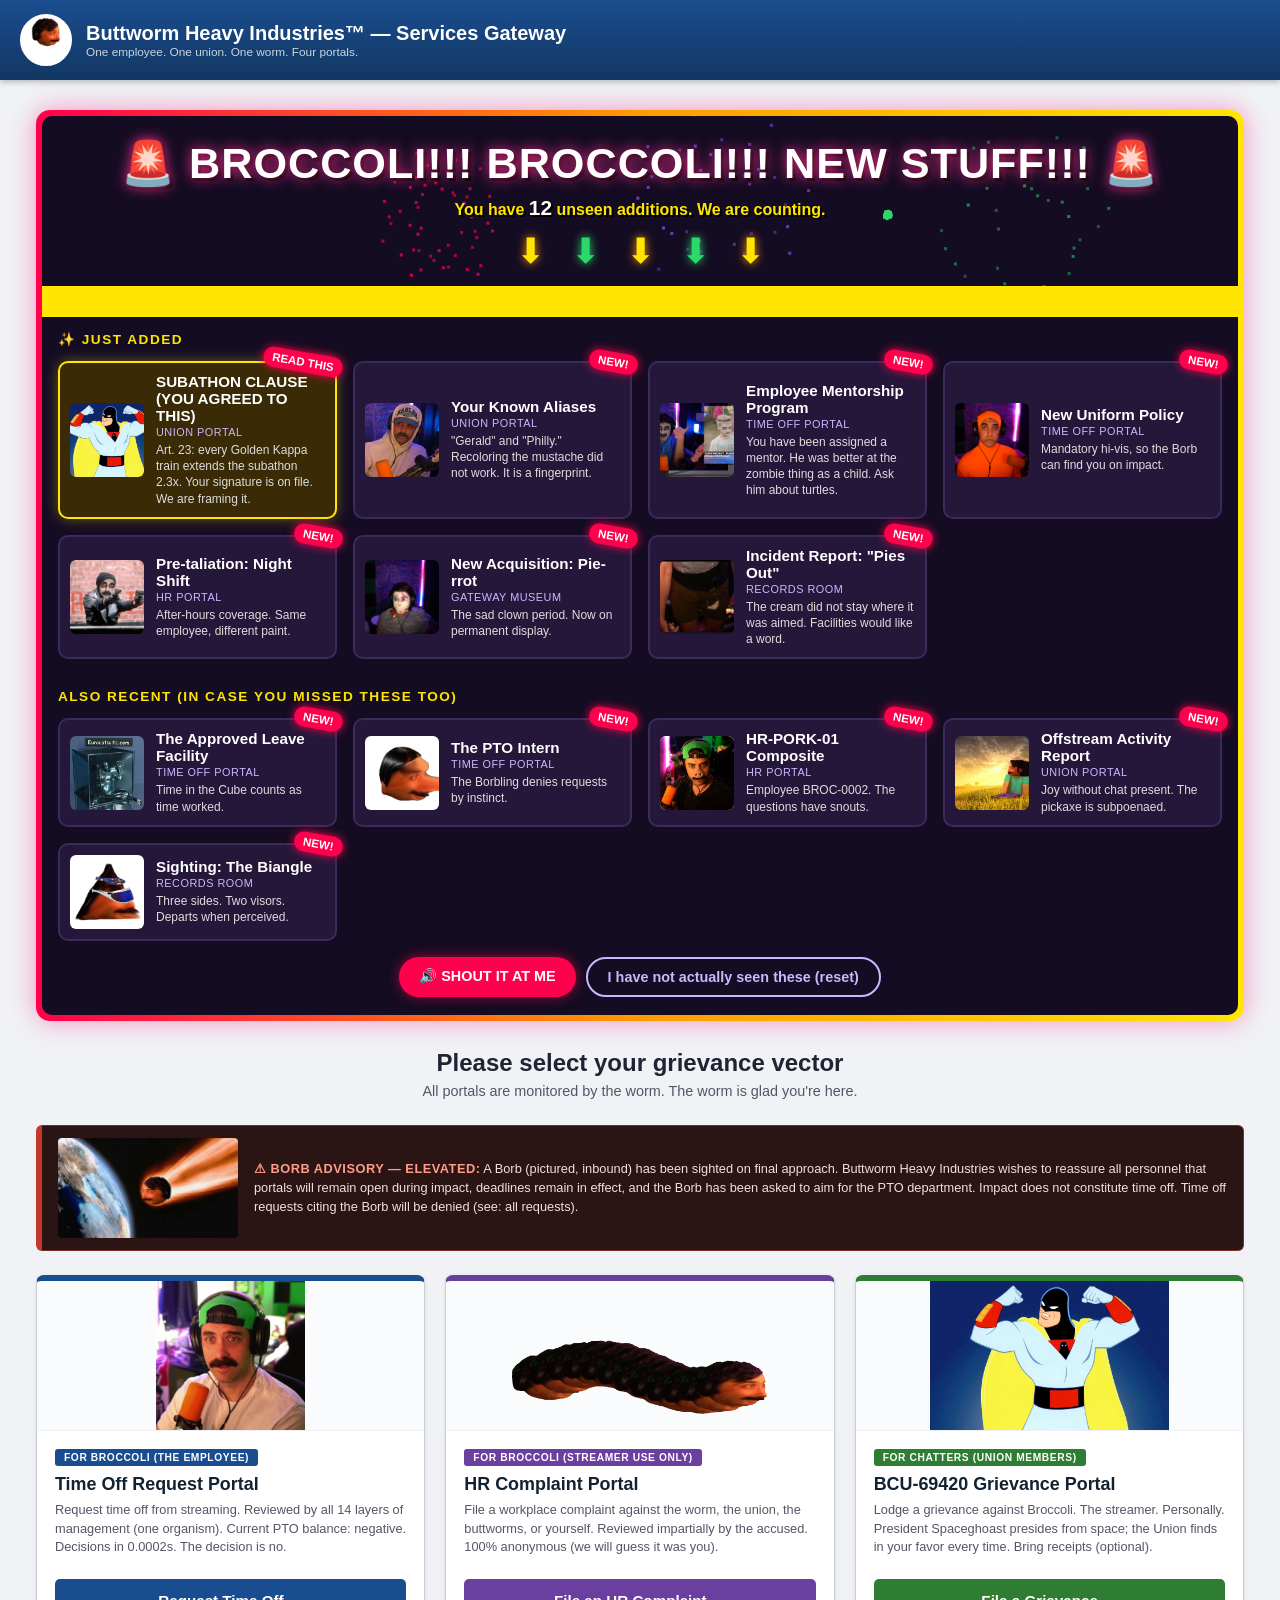
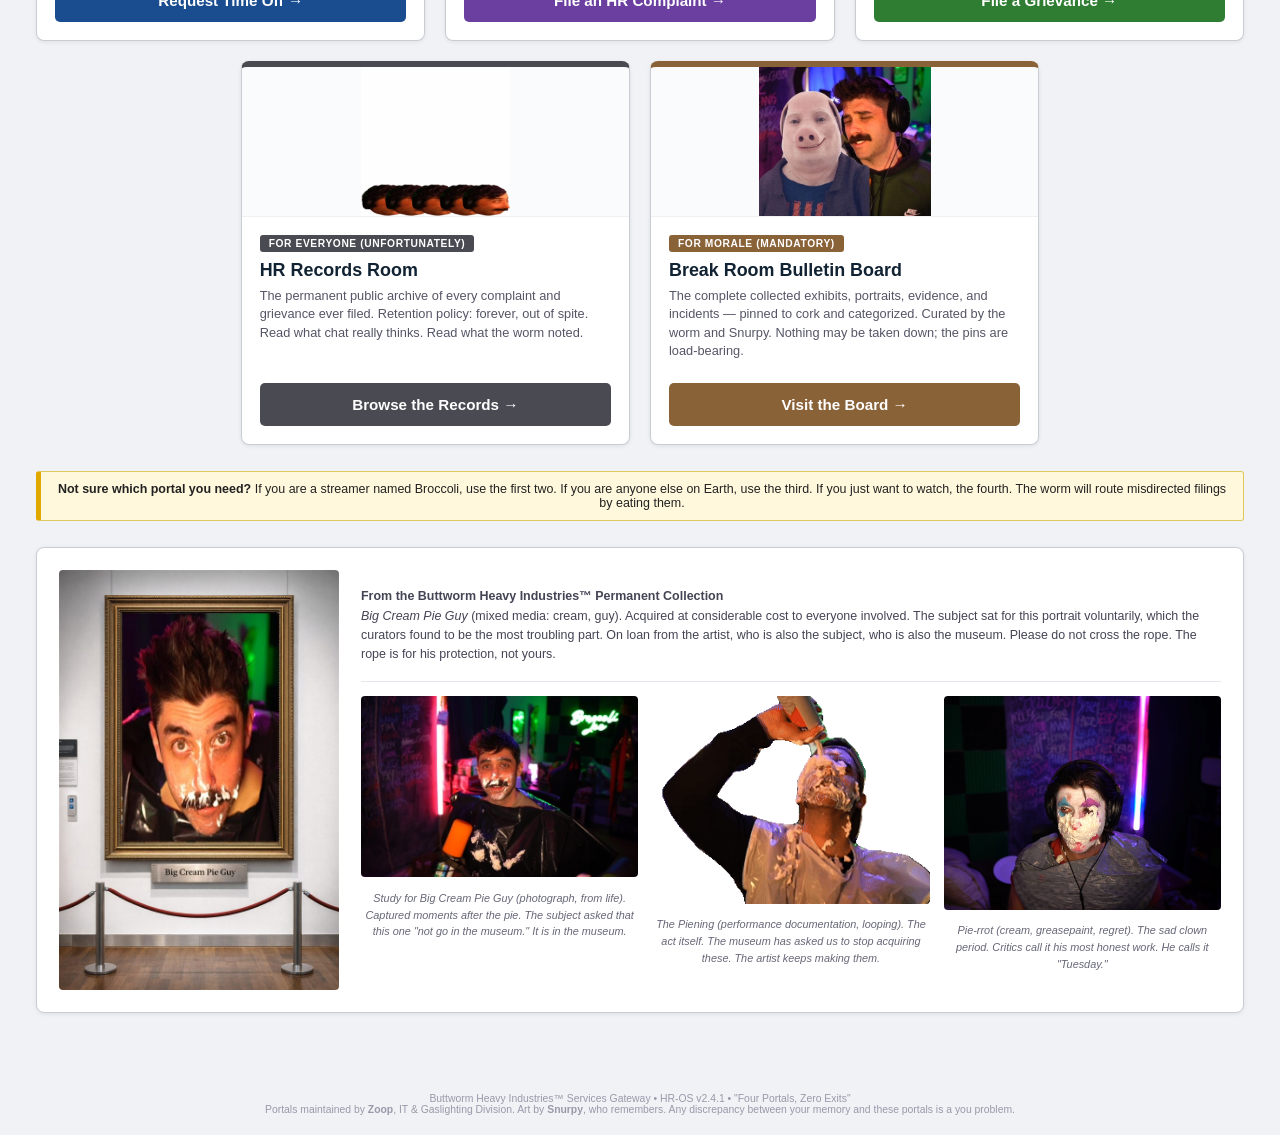
<file: index.html>
<!DOCTYPE html>
<html lang="en">
<head>
<meta charset="UTF-8">
<meta name="viewport" content="width=device-width, initial-scale=1.0">
<title>Buttworm Heavy Industries — Employee &amp; Chatter Services Gateway</title>
<link rel="icon" type="image/webp" href="assets/face.webp">
<link rel="stylesheet" href="new-additions.css">
<style>
  :root {
    --corp-blue: #1a4d8f;
    --corp-blue-dark: #123762;
    --hr-purple: #6b3fa0;
    --hr-purple-dark: #4d2c77;
    --bcu-green: #2e7d32;
    --bcu-green-dark: #1b5e20;
    --records-gray: #4a4a52;
    --records-gray-dark: #2e2e34;
    --corp-gray: #f0f2f5;
    --border: #c8cdd4;
  }
  * { box-sizing: border-box; margin: 0; padding: 0; }
  body {
    font-family: "Segoe UI", Tahoma, Arial, sans-serif;
    background: var(--corp-gray);
    color: #222;
    min-height: 100vh;
  }
  .topbar {
    background: linear-gradient(180deg, var(--corp-blue), var(--corp-blue-dark));
    color: #fff;
    padding: 14px 20px;
    display: flex;
    align-items: center;
    gap: 14px;
    box-shadow: 0 2px 6px rgba(0,0,0,.25);
  }
  .topbar img {
    height: 52px; width: 52px;
    border-radius: 50%;
    background: #fff;
    border: 2px solid #fff;
    object-fit: cover;
  }
  .topbar h1 { font-size: 1.25rem; font-weight: 600; }
  .topbar .sub { font-size: .74rem; opacity: .78; }

  .wrap { max-width: 1240px; margin: 30px auto 60px; padding: 0 16px; }

  .greeting {
    text-align: center;
    margin-bottom: 26px;
  }
  .greeting h2 { font-size: 1.5rem; color: #223; }
  .greeting p { font-size: .9rem; color: #556; margin-top: 6px; }

  .grid {
    display: grid;
    grid-template-columns: repeat(6, 1fr);
    gap: 20px;
  }
  .grid .portal { grid-column: span 2; }
  .grid .portal:nth-child(4) { grid-column: 2 / span 2; }
  @media (max-width: 1080px) {
    .grid { grid-template-columns: repeat(2, 1fr); }
    .grid .portal, .grid .portal:nth-child(4) { grid-column: auto; }
  }
  @media (max-width: 640px) {
    .grid { grid-template-columns: 1fr; }
  }
  .portal {
    background: #fff;
    border: 1px solid var(--border);
    border-radius: 8px;
    box-shadow: 0 1px 4px rgba(0,0,0,.08);
    overflow: hidden;
    display: flex;
    flex-direction: column;
    text-decoration: none;
    color: inherit;
    transition: transform .12s ease, box-shadow .12s ease;
    border-top: 6px solid #888;
  }
  .portal:hover {
    transform: translateY(-3px);
    box-shadow: 0 6px 18px rgba(0,0,0,.15);
  }
  .portal .thumb {
    height: 150px;
    display: flex;
    align-items: center;
    justify-content: center;
    overflow: hidden;
    background: #fafbfc;
    border-bottom: 1px solid #eef0f3;
  }
  .portal .thumb img { max-height: 100%; max-width: 100%; object-fit: contain; }
  .portal .body { padding: 16px 18px 8px; flex: 1; }
  .portal .who {
    display: inline-block;
    font-size: .64rem;
    font-weight: 700;
    letter-spacing: .6px;
    text-transform: uppercase;
    color: #fff;
    padding: 3px 9px;
    border-radius: 3px;
    margin-bottom: 8px;
  }
  .portal h3 { font-size: 1.12rem; margin-bottom: 6px; color: #123; }
  .portal p { font-size: .8rem; color: #556; line-height: 1.45; }
  .portal .enter {
    margin: 14px 18px 18px;
    text-align: center;
    color: #fff;
    font-weight: 700;
    font-size: .95rem;
    padding: 13px;
    border-radius: 5px;
  }

  .portal.pto { border-top-color: var(--corp-blue); }
  .portal.pto .who { background: var(--corp-blue); }
  .portal.pto .enter { background: var(--corp-blue); }
  .portal.pto:hover .enter { background: var(--corp-blue-dark); }

  .portal.hr { border-top-color: var(--hr-purple); }
  .portal.hr .who { background: var(--hr-purple); }
  .portal.hr .enter { background: var(--hr-purple); }
  .portal.hr:hover .enter { background: var(--hr-purple-dark); }

  .portal.bcu { border-top-color: var(--bcu-green); }
  .portal.bcu .who { background: var(--bcu-green); }
  .portal.bcu .enter { background: var(--bcu-green); }
  .portal.bcu:hover .enter { background: var(--bcu-green-dark); }

  .portal.rec { border-top-color: var(--records-gray); }
  .portal.rec .who { background: var(--records-gray); }
  .portal.rec .enter { background: var(--records-gray); }
  .portal.rec:hover .enter { background: var(--records-gray-dark); }

  .portal.brd { border-top-color: #8a6238; }
  .portal.brd .who { background: #8a6238; }
  .portal.brd .enter { background: #8a6238; }
  .portal.brd:hover .enter { background: #6e4a28; }

  .borb-advisory {
    display: flex;
    align-items: center;
    gap: 16px;
    background: #2b1414;
    border: 1px solid #7a2e2e;
    border-left: 6px solid #c0392b;
    border-radius: 6px;
    padding: 12px 16px;
    margin-bottom: 24px;
    color: #f3dede;
    font-size: .8rem;
    line-height: 1.5;
  }
  .borb-advisory img {
    width: 180px;
    max-width: 35%;
    border-radius: 4px;
    flex-shrink: 0;
  }
  .borb-advisory strong { color: #ff9c8a; letter-spacing: .5px; }

  .helpdesk {
    margin-top: 26px;
    background: #fff8dc;
    border: 1px solid #e0c860;
    border-left: 5px solid #e0a800;
    padding: 10px 14px;
    font-size: .78rem;
    border-radius: 3px;
    text-align: center;
  }

  .gallery {
    margin-top: 26px;
    background: #fff;
    border: 1px solid var(--border);
    border-radius: 8px;
    box-shadow: 0 1px 4px rgba(0,0,0,.08);
    padding: 22px;
    display: flex;
    gap: 22px;
    align-items: center;
    flex-wrap: wrap;
    justify-content: center;
  }
  .gallery img {
    width: 280px;
    max-width: 100%;
    border-radius: 4px;
    flex-shrink: 0;
  }
  .gallery-cap {
    flex: 1;
    min-width: 240px;
    font-size: .78rem;
    color: #445;
    line-height: 1.55;
  }

  footer {
    text-align: center;
    font-size: .65rem;
    color: #99a;
    padding: 20px;
  }
</style>
</head>
<body>

<div class="topbar">
  <img src="assets/face.webp" alt="Buttworm Heavy Industries">
  <div>
    <h1>Buttworm Heavy Industries&trade; &mdash; Services Gateway</h1>
    <div class="sub">One employee. One union. One worm. Four portals.</div>
  </div>
</div>

<div class="wrap">

  <section id="new" class="na-wrap" aria-label="New additions"></section>

  <div class="greeting">
    <h2>Please select your grievance vector</h2>
    <p>All portals are monitored by the worm. The worm is glad you're here.</p>
  </div>

  <div class="borb-advisory">
    <img src="assets/borb.png" alt="The Borb, inbound">
    <div class="borb-text">
      <strong>&#9888; BORB ADVISORY &mdash; ELEVATED:</strong> A Borb (pictured, inbound) has been
      sighted on final approach. Buttworm Heavy Industries wishes to reassure all personnel that portals
      will remain open during impact, deadlines remain in effect, and the Borb has been asked to
      aim for the PTO department. Impact does not constitute time off. Time off requests citing
      the Borb will be denied (see: all requests).
    </div>
  </div>

  <div class="grid">

    <a class="portal pto" href="timeoff.html">
      <div class="thumb"><img src="assets/broccoli.gif" alt="Time Off Portal"></div>
      <div class="body">
        <span class="who">For Broccoli (the employee)</span>
        <h3>Time Off Request Portal</h3>
        <p>Request time off from streaming. Reviewed by all 14 layers of management (one organism).
        Current PTO balance: negative. Decisions in 0.0002s. The decision is no.</p>
      </div>
      <div class="enter">Request Time Off &rarr;</div>
    </a>

    <a class="portal hr" href="complaints.html">
      <div class="thumb"><img src="assets/worm.gif" alt="HR Complaint Portal"></div>
      <div class="body">
        <span class="who">For Broccoli (streamer use only)</span>
        <h3>HR Complaint Portal</h3>
        <p>File a workplace complaint against the worm, the union, the buttworms, or yourself.
        Reviewed impartially by the accused. 100% anonymous (we will guess it was you).</p>
      </div>
      <div class="enter">File an HR Complaint &rarr;</div>
    </a>

    <a class="portal bcu" href="chatters.html">
      <div class="thumb"><img src="assets/spaceghoast.png" alt="BCU-69420 Grievance Portal"></div>
      <div class="body">
        <span class="who">For Chatters (union members)</span>
        <h3>BCU-69420 Grievance Portal</h3>
        <p>Lodge a grievance against Broccoli. The streamer. Personally. President Spaceghoast
        presides from space; the Union finds in your favor every time. Bring receipts (optional).</p>
      </div>
      <div class="enter">File a Grievance &rarr;</div>
    </a>

    <a class="portal rec" href="records.html">
      <div class="thumb"><img src="assets/bounce.gif" alt="HR Records Room"></div>
      <div class="body">
        <span class="who">For Everyone (unfortunately)</span>
        <h3>HR Records Room</h3>
        <p>The permanent public archive of every complaint and grievance ever filed. Retention
        policy: forever, out of spite. Read what chat really thinks. Read what the worm noted.</p>
      </div>
      <div class="enter">Browse the Records &rarr;</div>
    </a>

    <a class="portal brd" href="bulletin.html">
      <div class="thumb"><img src="assets/pig-duet.png" alt="Break Room Bulletin Board"></div>
      <div class="body">
        <span class="who">For Morale (mandatory)</span>
        <h3>Break Room Bulletin Board</h3>
        <p>The complete collected exhibits, portraits, evidence, and incidents &mdash; pinned to cork
        and categorized. Curated by the worm and Snurpy. Nothing may be taken down; the pins are
        load-bearing.</p>
      </div>
      <div class="enter">Visit the Board &rarr;</div>
    </a>

  </div>

  <div class="helpdesk">
    <strong>Not sure which portal you need?</strong> If you are a streamer named Broccoli, use the
    first two. If you are anyone else on Earth, use the third. If you just want to watch, the
    fourth. The worm will route misdirected filings by eating them.
  </div>

  <div class="gallery" id="gallery">
    <img src="assets/cream-pie-guy.jpg" alt="Big Cream Pie Guy, from the permanent collection">
    <div class="gallery-cap">
      <strong>From the Buttworm Heavy Industries&trade; Permanent Collection</strong><br>
      <em>Big Cream Pie Guy</em> (mixed media: cream, guy). Acquired at considerable cost to everyone
      involved. The subject sat for this portrait voluntarily, which the curators found to be the most
      troubling part. On loan from the artist, who is also the subject, who is also the museum.
      Please do not cross the rope. The rope is for his protection, not yours.
      <div style="display:flex;gap:14px;align-items:flex-start;margin-top:16px;padding-top:14px;border-top:1px solid #e4e7ec">
        <div style="flex:1;text-align:center">
          <img src="assets/cream-pie-study.jpg" alt="Study for Big Cream Pie Guy" style="width:100%;border-radius:4px">
          <div style="font-size:.68rem;color:#667;font-style:italic;margin-top:6px"><em>Study for Big
          Cream Pie Guy</em> (photograph, from life). Captured moments after the pie. The subject asked
          that this one "not go in the museum." It is in the museum.</div>
        </div>
        <div style="flex:1;text-align:center">
          <img src="assets/cream-action.gif" alt="The Piening, performance still" style="width:100%;border-radius:4px">
          <div style="font-size:.68rem;color:#667;font-style:italic;margin-top:6px"><em>The Piening</em>
          (performance documentation, looping). The act itself. The museum has asked us to stop
          acquiring these. The artist keeps making them.</div>
        </div>
        <div style="flex:1;text-align:center">
          <img src="assets/pierrot.png" alt="Pie-rrot" style="width:100%;border-radius:4px">
          <div style="font-size:.68rem;color:#667;font-style:italic;margin-top:6px"><em>Pie-rrot</em>
          (cream, greasepaint, regret). The sad clown period. Critics call it his most honest work.
          He calls it "Tuesday."</div>
        </div>
      </div>
    </div>
  </div>

</div>

<footer>
  Buttworm Heavy Industries&trade; Services Gateway &bull; HR-OS v2.4.1 &bull;
  "Four Portals, Zero Exits"<br>
  Portals maintained by <strong>Zoop</strong>, IT &amp; Gaslighting Division. Art by
  <strong>Snurpy</strong>, who remembers. Any discrepancy between your memory and these
  portals is a you problem.
</footer>

<script src="new-additions.js"></script>
</body>
</html>
</file>
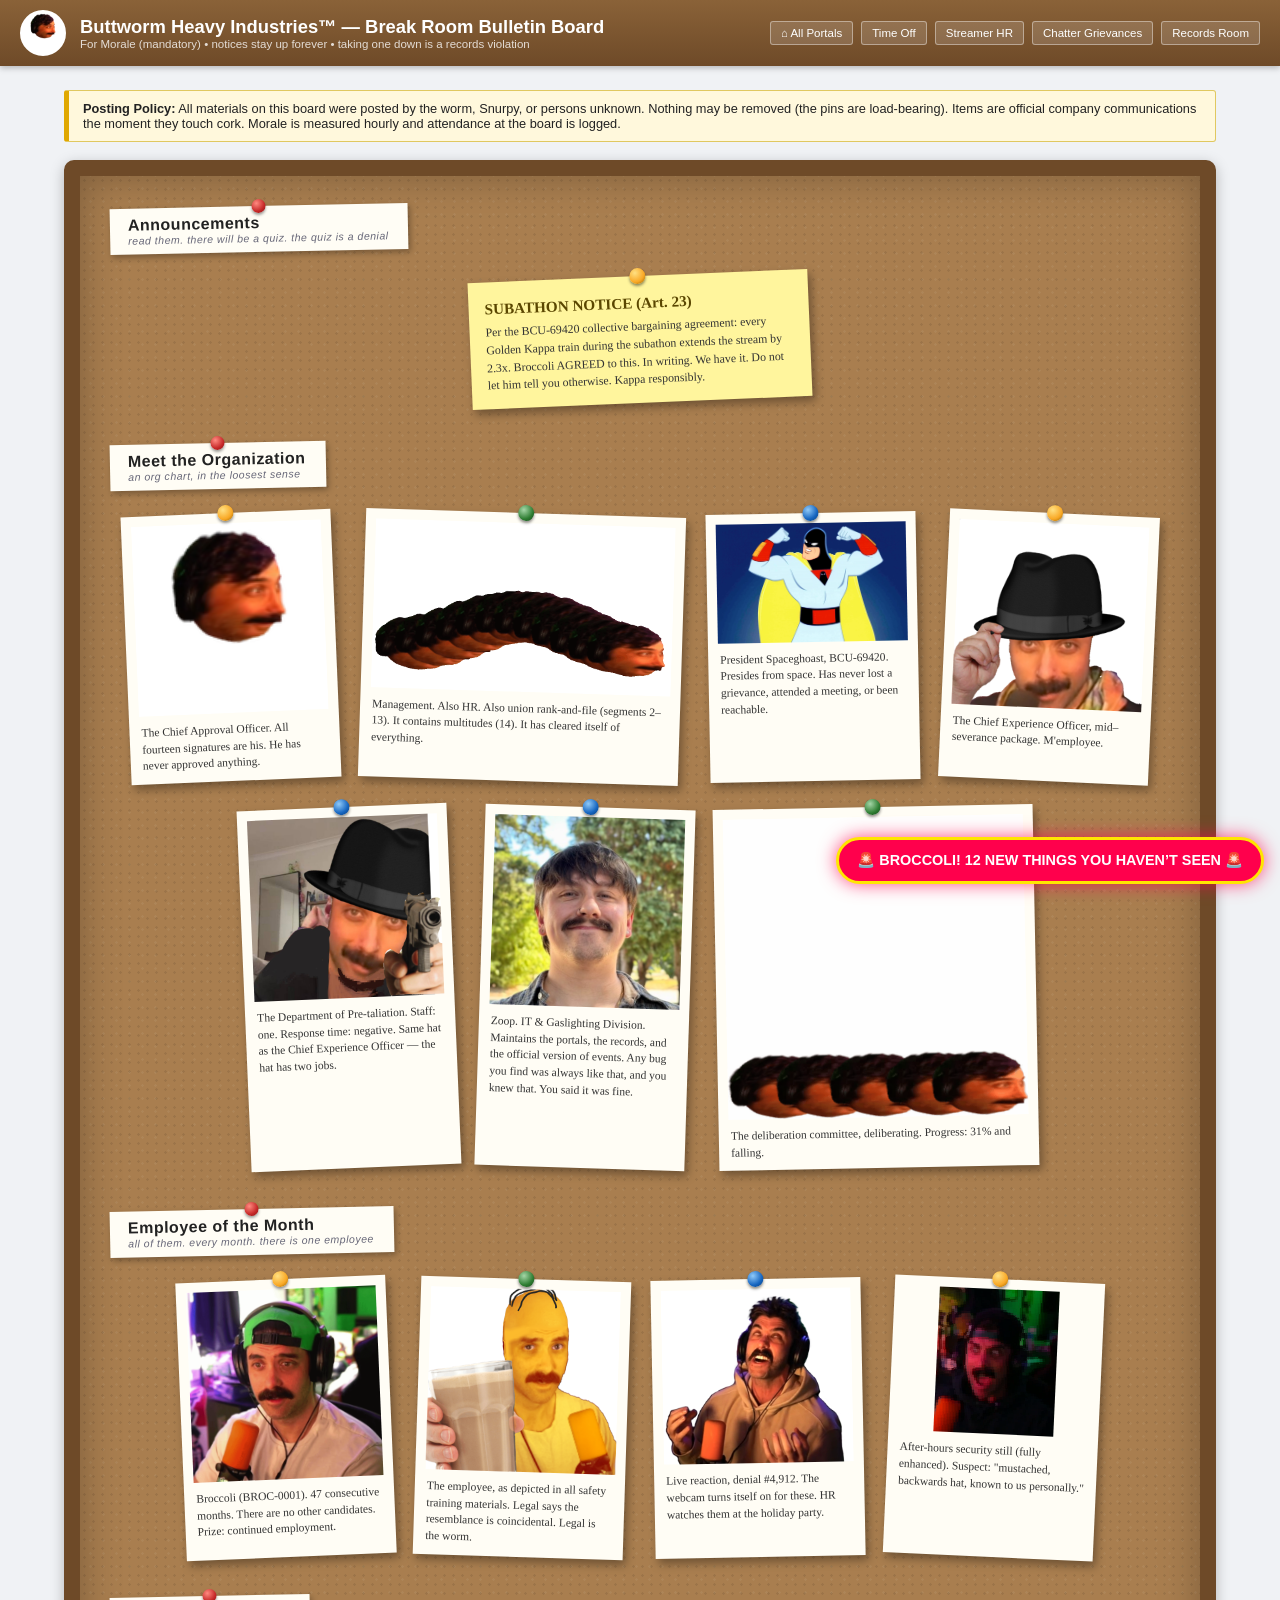
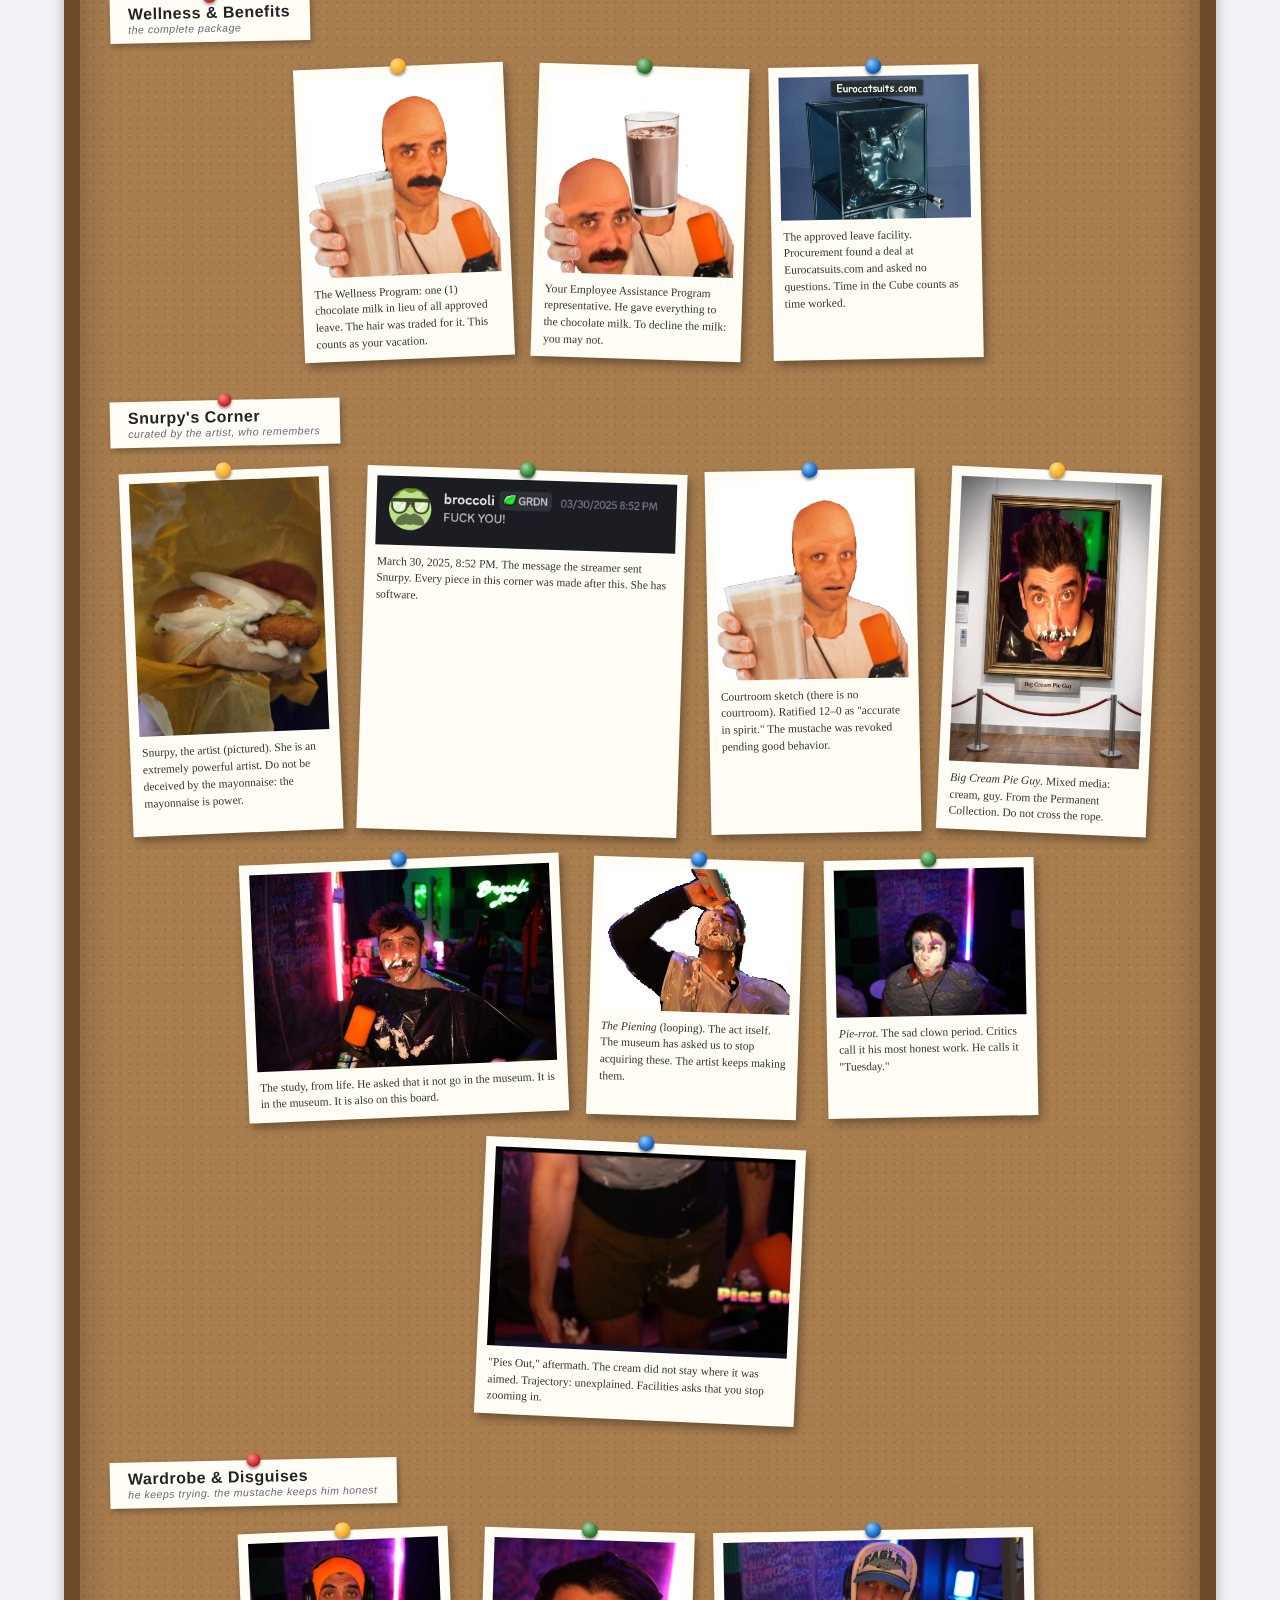
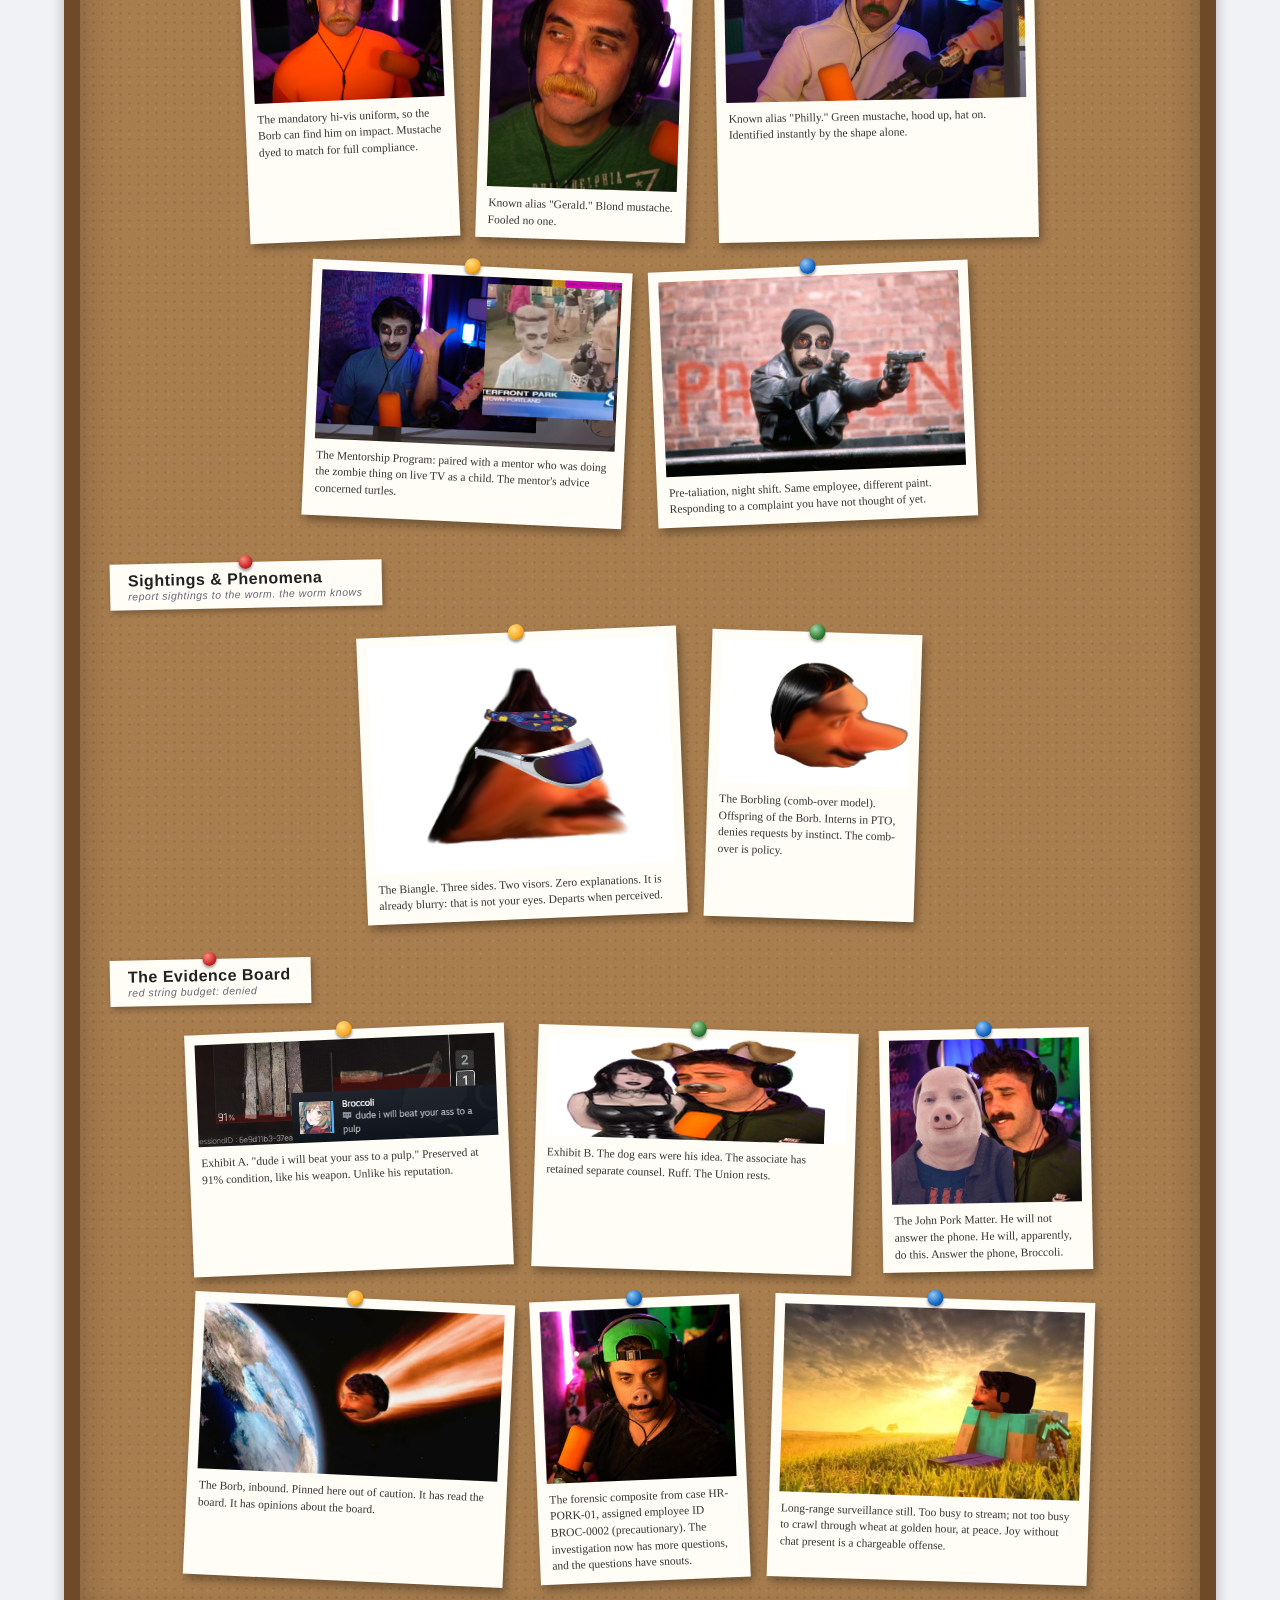
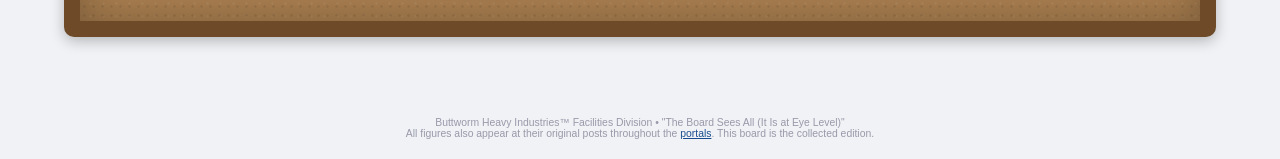
<file: bulletin.html>
<!DOCTYPE html>
<html lang="en">
<head>
<meta charset="UTF-8">
<meta name="viewport" content="width=device-width, initial-scale=1.0">
<title>Buttworm Heavy Industries — Break Room Bulletin Board</title>
<link rel="icon" type="image/webp" href="assets/face.webp">
<link rel="stylesheet" href="new-additions.css">
<style>
  :root {
    --corp-blue: #1a4d8f;
    --cork: #a97e4f;
    --cork-dark: #8a6238;
    --frame: #6e4a28;
    --paper: #fffdf5;
    --border: #c8cdd4;
  }
  * { box-sizing: border-box; margin: 0; padding: 0; }
  body {
    font-family: "Segoe UI", Tahoma, Arial, sans-serif;
    background: #f0f2f5;
    color: #222;
    min-height: 100vh;
  }
  .topbar {
    background: linear-gradient(180deg, #8a6238, #6e4a28);
    color: #fff;
    padding: 10px 20px;
    display: flex;
    align-items: center;
    gap: 14px;
    box-shadow: 0 2px 6px rgba(0,0,0,.25);
  }
  .topbar img {
    height: 46px; width: 46px;
    border-radius: 50%;
    background: #fff;
    border: 2px solid #fff;
    object-fit: cover;
  }
  .topbar h1 { font-size: 1.15rem; font-weight: 600; }
  .topbar .sub { font-size: .72rem; opacity: .8; }
  .nav { margin-left: auto; display: flex; gap: 8px; flex-wrap: wrap; }
  .nav a {
    color: #fff;
    font-size: .72rem;
    background: rgba(255,255,255,.15);
    border: 1px solid rgba(255,255,255,.4);
    padding: 5px 10px;
    border-radius: 3px;
    text-decoration: none;
    white-space: nowrap;
  }
  .nav a:hover { background: rgba(255,255,255,.28); }

  .wrap { max-width: 1180px; margin: 24px auto 60px; padding: 0 14px; }

  .notice {
    background: #fff8dc;
    border: 1px solid #e0c860;
    border-left: 5px solid #e0a800;
    padding: 10px 14px;
    font-size: .8rem;
    margin-bottom: 18px;
    border-radius: 3px;
  }

  .board {
    background-color: var(--cork);
    background-image:
      radial-gradient(rgba(0,0,0,.08) 1px, transparent 1.5px),
      radial-gradient(rgba(255,255,255,.05) 1px, transparent 1.5px);
    background-size: 9px 9px, 13px 13px;
    background-position: 0 0, 4px 6px;
    border: 16px solid var(--frame);
    border-radius: 10px;
    box-shadow: inset 0 0 40px rgba(0,0,0,.28), 0 4px 14px rgba(0,0,0,.25);
    padding: 30px 22px 40px;
  }

  .board-section { margin-bottom: 40px; }
  .board-section:last-child { margin-bottom: 0; }

  .board-label {
    position: relative;
    display: inline-block;
    background: var(--paper);
    padding: 8px 20px 8px 18px;
    font-weight: 700;
    font-size: 1rem;
    letter-spacing: .5px;
    transform: rotate(-1.2deg);
    box-shadow: 2px 3px 6px rgba(0,0,0,.3);
    margin: 0 0 6px 8px;
  }
  .board-label small {
    display: block;
    font-weight: 400;
    font-size: .66rem;
    color: #667;
    font-style: italic;
  }
  .board-label::before {
    content: '';
    position: absolute;
    top: -7px; left: 50%;
    margin-left: -7px;
    width: 14px; height: 14px;
    border-radius: 50%;
    background: radial-gradient(circle at 35% 30%, #ff8a80, #c62828 60%, #7f1313);
    box-shadow: 0 2px 3px rgba(0,0,0,.4);
  }

  .pin-wall {
    display: flex;
    flex-wrap: wrap;
    gap: 26px;
    justify-content: center;
    padding-top: 18px;
  }
  .pin-item {
    position: relative;
    background: var(--paper);
    padding: 10px 10px 8px;
    width: 210px;
    box-shadow: 3px 5px 10px rgba(0,0,0,.35);
  }
  .pin-item.wide { width: 320px; }
  .pin-item img {
    width: 100%;
    display: block;
    background: #fff;
  }
  .pin-item.pixel img { image-rendering: pixelated; }
  .pin-cap {
    font-family: "Segoe Print", "Comic Sans MS", cursive;
    font-size: .72rem;
    color: #333;
    padding: 8px 2px 2px;
    line-height: 1.45;
  }
  .pin-item::before {
    content: '';
    position: absolute;
    top: -8px; left: 50%;
    margin-left: -8px;
    width: 16px; height: 16px;
    border-radius: 50%;
    background: radial-gradient(circle at 35% 30%, #90caf9, #1565c0 60%, #0b3a70);
    box-shadow: 0 2px 3px rgba(0,0,0,.45);
    z-index: 2;
  }
  .pin-wall .pin-item:nth-child(4n+1) { transform: rotate(-2.4deg); }
  .pin-wall .pin-item:nth-child(4n+2) { transform: rotate(1.8deg); }
  .pin-wall .pin-item:nth-child(4n+3) { transform: rotate(-1.1deg); }
  .pin-wall .pin-item:nth-child(4n+4) { transform: rotate(2.6deg); }
  .pin-wall .pin-item:nth-child(3n+1)::before { background: radial-gradient(circle at 35% 30%, #ffe082, #f9a825 60%, #8a5c00); }
  .pin-wall .pin-item:nth-child(5n+2)::before { background: radial-gradient(circle at 35% 30%, #a5d6a7, #2e7d32 60%, #144017); }
  .pin-item:hover { transform: rotate(0deg) scale(1.03); transition: transform .15s ease; z-index: 3; }
  .pin-item.note {
    background: #fff59d;
    width: 340px;
    padding: 18px 16px 14px;
  }
  .pin-item.note h4 {
    font-family: "Segoe Print", "Comic Sans MS", cursive;
    font-size: .95rem;
    margin-bottom: 6px;
    color: #5a4600;
  }
  .pin-item.note p {
    font-family: "Segoe Print", "Comic Sans MS", cursive;
    font-size: .74rem;
    color: #333;
    line-height: 1.5;
  }

  footer {
    text-align: center;
    font-size: .65rem;
    color: #99a;
    padding: 20px;
  }
  footer a { color: var(--corp-blue); }
</style>
</head>
<body>

<div class="topbar">
  <img src="assets/face.webp" alt="Buttworm Heavy Industries">
  <div>
    <h1>Buttworm Heavy Industries&trade; &mdash; Break Room Bulletin Board</h1>
    <div class="sub">For Morale (mandatory) &bull; notices stay up forever &bull; taking one down is a records violation</div>
  </div>
  <div class="nav">
    <a href="index.html">&#8962; All Portals</a>
    <a href="timeoff.html">Time Off</a>
    <a href="complaints.html">Streamer HR</a>
    <a href="chatters.html">Chatter Grievances</a>
    <a href="records.html">Records Room</a>
  </div>
</div>

<div class="wrap">

  <div class="notice">
    <strong>Posting Policy:</strong> All materials on this board were posted by the worm, Snurpy, or
    persons unknown. Nothing may be removed (the pins are load-bearing). Items are official company
    communications the moment they touch cork. Morale is measured hourly and attendance at the board
    is logged.
  </div>

  <div class="board">

    <div class="board-section">
      <div class="board-label">Announcements<small>read them. there will be a quiz. the quiz is a denial</small></div>
      <div class="pin-wall">
        <div class="pin-item note">
          <h4>SUBATHON NOTICE (Art. 23)</h4>
          <p>Per the BCU-69420 collective bargaining agreement: every Golden Kappa train during the
          subathon extends the stream by 2.3x. Broccoli AGREED to this. In writing. We have it.
          Do not let him tell you otherwise. Kappa responsibly.</p>
        </div>
      </div>
    </div>

    <div class="board-section">
      <div class="board-label">Meet the Organization<small>an org chart, in the loosest sense</small></div>
      <div class="pin-wall">
        <div class="pin-item">
          <img src="assets/face.webp" alt="Chief Approval Officer">
          <div class="pin-cap">The Chief Approval Officer. All fourteen signatures are his. He has never approved anything.</div>
        </div>
        <div class="pin-item wide">
          <img src="assets/worm.gif" alt="Management">
          <div class="pin-cap">Management. Also HR. Also union rank-and-file (segments 2&ndash;13). It contains multitudes (14). It has cleared itself of everything.</div>
        </div>
        <div class="pin-item">
          <img src="assets/spaceghoast.png" alt="President Spaceghoast">
          <div class="pin-cap">President Spaceghoast, BCU-69420. Presides from space. Has never lost a grievance, attended a meeting, or been reachable.</div>
        </div>
        <div class="pin-item">
          <img src="assets/mlady.png" alt="Chief Experience Officer">
          <div class="pin-cap">The Chief Experience Officer, mid&ndash;severance package. M'employee.</div>
        </div>
        <div class="pin-item">
          <img src="assets/pretaliation.png" alt="Department of Pre-taliation">
          <div class="pin-cap">The Department of Pre-taliation. Staff: one. Response time: negative. Same hat as the Chief Experience Officer &mdash; the hat has two jobs.</div>
        </div>
        <div class="pin-item">
          <img src="assets/zoop.png" alt="Zoop, IT and Gaslighting Division">
          <div class="pin-cap">Zoop. IT &amp; Gaslighting Division. Maintains the portals, the records, and the official version of events. Any bug you find was always like that, and you knew that. You said it was fine.</div>
        </div>
        <div class="pin-item wide">
          <img src="assets/bounce.gif" alt="The deliberation committee">
          <div class="pin-cap">The deliberation committee, deliberating. Progress: 31% and falling.</div>
        </div>
      </div>
    </div>

    <div class="board-section">
      <div class="board-label">Employee of the Month<small>all of them. every month. there is one employee</small></div>
      <div class="pin-wall">
        <div class="pin-item">
          <img src="assets/broccoli.gif" alt="Employee of the Month">
          <div class="pin-cap">Broccoli (BROC-0001). 47 consecutive months. There are no other candidates. Prize: continued employment.</div>
        </div>
        <div class="pin-item">
          <img src="assets/homer.png" alt="Safety training rendering">
          <div class="pin-cap">The employee, as depicted in all safety training materials. Legal says the resemblance is coincidental. Legal is the worm.</div>
        </div>
        <div class="pin-item">
          <img src="assets/mad.png" alt="Live denial reaction">
          <div class="pin-cap">Live reaction, denial #4,912. The webcam turns itself on for these. HR watches them at the holiday party.</div>
        </div>
        <div class="pin-item pixel">
          <img src="assets/cctv.png" alt="Security still" style="width:120px;margin:0 auto">
          <div class="pin-cap">After-hours security still (fully enhanced). Suspect: "mustached, backwards hat, known to us personally."</div>
        </div>
      </div>
    </div>

    <div class="board-section">
      <div class="board-label">Wellness &amp; Benefits<small>the complete package</small></div>
      <div class="pin-wall">
        <div class="pin-item">
          <img src="assets/bald-broc.png" alt="The Wellness Program">
          <div class="pin-cap">The Wellness Program: one (1) chocolate milk in lieu of all approved leave. The hair was traded for it. This counts as your vacation.</div>
        </div>
        <div class="pin-item">
          <img src="assets/choccy-head.png" alt="EAP representative">
          <div class="pin-cap">Your Employee Assistance Program representative. He gave everything to the chocolate milk. To decline the milk: you may not.</div>
        </div>
        <div class="pin-item">
          <img src="assets/TheCube.jpg" alt="The Cube">
          <div class="pin-cap">The approved leave facility. Procurement found a deal at Eurocatsuits.com and asked no questions. Time in the Cube counts as time worked.</div>
        </div>
      </div>
    </div>

    <div class="board-section">
      <div class="board-label">Snurpy's Corner<small>curated by the artist, who remembers</small></div>
      <div class="pin-wall">
        <div class="pin-item">
          <img src="assets/snurpy.jpg" alt="Snurpy, the artist">
          <div class="pin-cap">Snurpy, the artist (pictured). She is an extremely powerful artist. Do not be deceived by the mayonnaise: the mayonnaise is power.</div>
        </div>
        <div class="pin-item wide">
          <img src="assets/statement.jpg" alt="The inciting message">
          <div class="pin-cap">March 30, 2025, 8:52 PM. The message the streamer sent Snurpy. Every piece in this corner was made after this. She has software.</div>
        </div>
        <div class="pin-item">
          <img src="assets/balder.png" alt="Courtroom sketch">
          <div class="pin-cap">Courtroom sketch (there is no courtroom). Ratified 12&ndash;0 as "accurate in spirit." The mustache was revoked pending good behavior.</div>
        </div>
        <div class="pin-item">
          <img src="assets/cream-pie-guy.jpg" alt="Big Cream Pie Guy">
          <div class="pin-cap"><em>Big Cream Pie Guy</em>. Mixed media: cream, guy. From the Permanent Collection. Do not cross the rope.</div>
        </div>
        <div class="pin-item wide">
          <img src="assets/cream-pie-study.jpg" alt="The study">
          <div class="pin-cap">The study, from life. He asked that it not go in the museum. It is in the museum. It is also on this board.</div>
        </div>
        <div class="pin-item">
          <img src="assets/cream-action.gif" alt="The Piening">
          <div class="pin-cap"><em>The Piening</em> (looping). The act itself. The museum has asked us to stop acquiring these. The artist keeps making them.</div>
        </div>
        <div class="pin-item">
          <img src="assets/pierrot.png" alt="Pie-rrot">
          <div class="pin-cap"><em>Pie-rrot</em>. The sad clown period. Critics call it his most honest work. He calls it "Tuesday."</div>
        </div>
        <div class="pin-item wide">
          <img src="assets/pies-out.png" alt="Pies Out aftermath">
          <div class="pin-cap">"Pies Out," aftermath. The cream did not stay where it was aimed. Trajectory: unexplained. Facilities asks that you stop zooming in.</div>
        </div>
      </div>
    </div>

    <div class="board-section">
      <div class="board-label">Wardrobe &amp; Disguises<small>he keeps trying. the mustache keeps him honest</small></div>
      <div class="pin-wall">
        <div class="pin-item">
          <img src="assets/hivis.png" alt="High-visibility uniform">
          <div class="pin-cap">The mandatory hi-vis uniform, so the Borb can find him on impact. Mustache dyed to match for full compliance.</div>
        </div>
        <div class="pin-item">
          <img src="assets/alias-gerald.png" alt="Alias Gerald">
          <div class="pin-cap">Known alias "Gerald." Blond mustache. Fooled no one.</div>
        </div>
        <div class="pin-item wide">
          <img src="assets/alias-philly.webp" alt="Alias Philly">
          <div class="pin-cap">Known alias "Philly." Green mustache, hood up, hat on. Identified instantly by the shape alone.</div>
        </div>
        <div class="pin-item wide">
          <img src="assets/mentor.png" alt="The mentorship program">
          <div class="pin-cap">The Mentorship Program: paired with a mentor who was doing the zombie thing on live TV as a child. The mentor's advice concerned turtles.</div>
        </div>
        <div class="pin-item wide">
          <img src="assets/nightshift.webp" alt="Pre-taliation night shift">
          <div class="pin-cap">Pre-taliation, night shift. Same employee, different paint. Responding to a complaint you have not thought of yet.</div>
        </div>
      </div>
    </div>

    <div class="board-section">
      <div class="board-label">Sightings &amp; Phenomena<small>report sightings to the worm. the worm knows</small></div>
      <div class="pin-wall">
        <div class="pin-item wide">
          <img src="assets/Biangle.png" alt="The Biangle">
          <div class="pin-cap">The Biangle. Three sides. Two visors. Zero explanations. It is already blurry: that is not your eyes. Departs when perceived.</div>
        </div>
        <div class="pin-item">
          <img src="assets/CombOverBorbling.png" alt="The Borbling">
          <div class="pin-cap">The Borbling (comb-over model). Offspring of the Borb. Interns in PTO, denies requests by instinct. The comb-over is policy.</div>
        </div>
      </div>
    </div>

    <div class="board-section">
      <div class="board-label">The Evidence Board<small>red string budget: denied</small></div>
      <div class="pin-wall">
        <div class="pin-item wide">
          <img src="assets/evidence.png" alt="Exhibit A">
          <div class="pin-cap">Exhibit A. "dude i will beat your ass to a pulp." Preserved at 91% condition, like his weapon. Unlike his reputation.</div>
        </div>
        <div class="pin-item wide">
          <img src="assets/ruff.png" alt="Exhibit B">
          <div class="pin-cap">Exhibit B. The dog ears were his idea. The associate has retained separate counsel. Ruff. The Union rests.</div>
        </div>
        <div class="pin-item">
          <img src="assets/pig-duet.png" alt="The John Pork Matter">
          <div class="pin-cap">The John Pork Matter. He will not answer the phone. He will, apparently, do this. Answer the phone, Broccoli.</div>
        </div>
        <div class="pin-item wide">
          <img src="assets/borb.png" alt="The Borb">
          <div class="pin-cap">The Borb, inbound. Pinned here out of caution. It has read the board. It has opinions about the board.</div>
        </div>
        <div class="pin-item">
          <img src="assets/BrocJohnPorkHybrid.png" alt="Forensic composite">
          <div class="pin-cap">The forensic composite from case HR-PORK-01, assigned employee ID BROC-0002 (precautionary). The investigation now has more questions, and the questions have snouts.</div>
        </div>
        <div class="pin-item wide">
          <img src="assets/BrocMinecraft.jpg" alt="Offstream surveillance">
          <div class="pin-cap">Long-range surveillance still. Too busy to stream; not too busy to crawl through wheat at golden hour, at peace. Joy without chat present is a chargeable offense.</div>
        </div>
      </div>
    </div>

  </div>

</div>

<footer>
  Buttworm Heavy Industries&trade; Facilities Division &bull; "The Board Sees All (It Is at Eye Level)"<br>
  All figures also appear at their original posts throughout the
  <a href="index.html">portals</a>. This board is the collected edition.
</footer>

<script src="new-additions.js"></script>
</body>
</html>
</file>
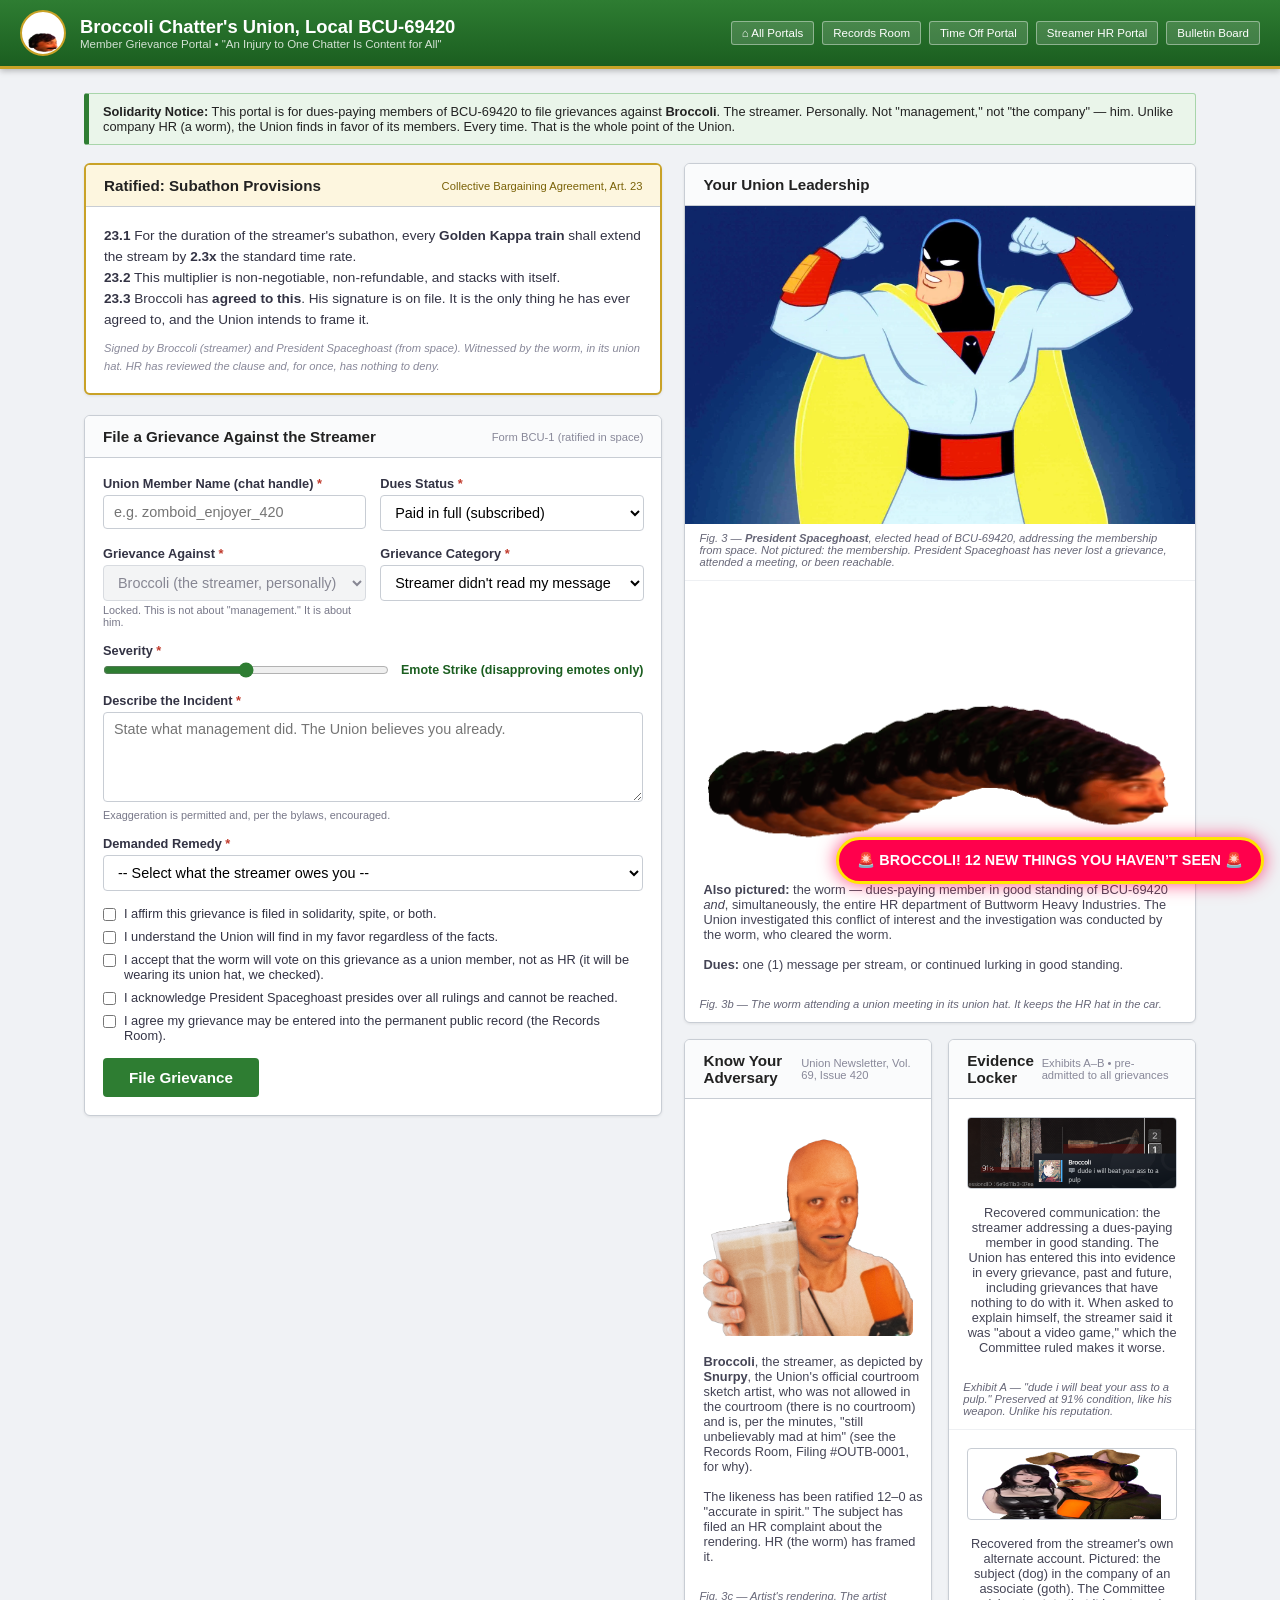
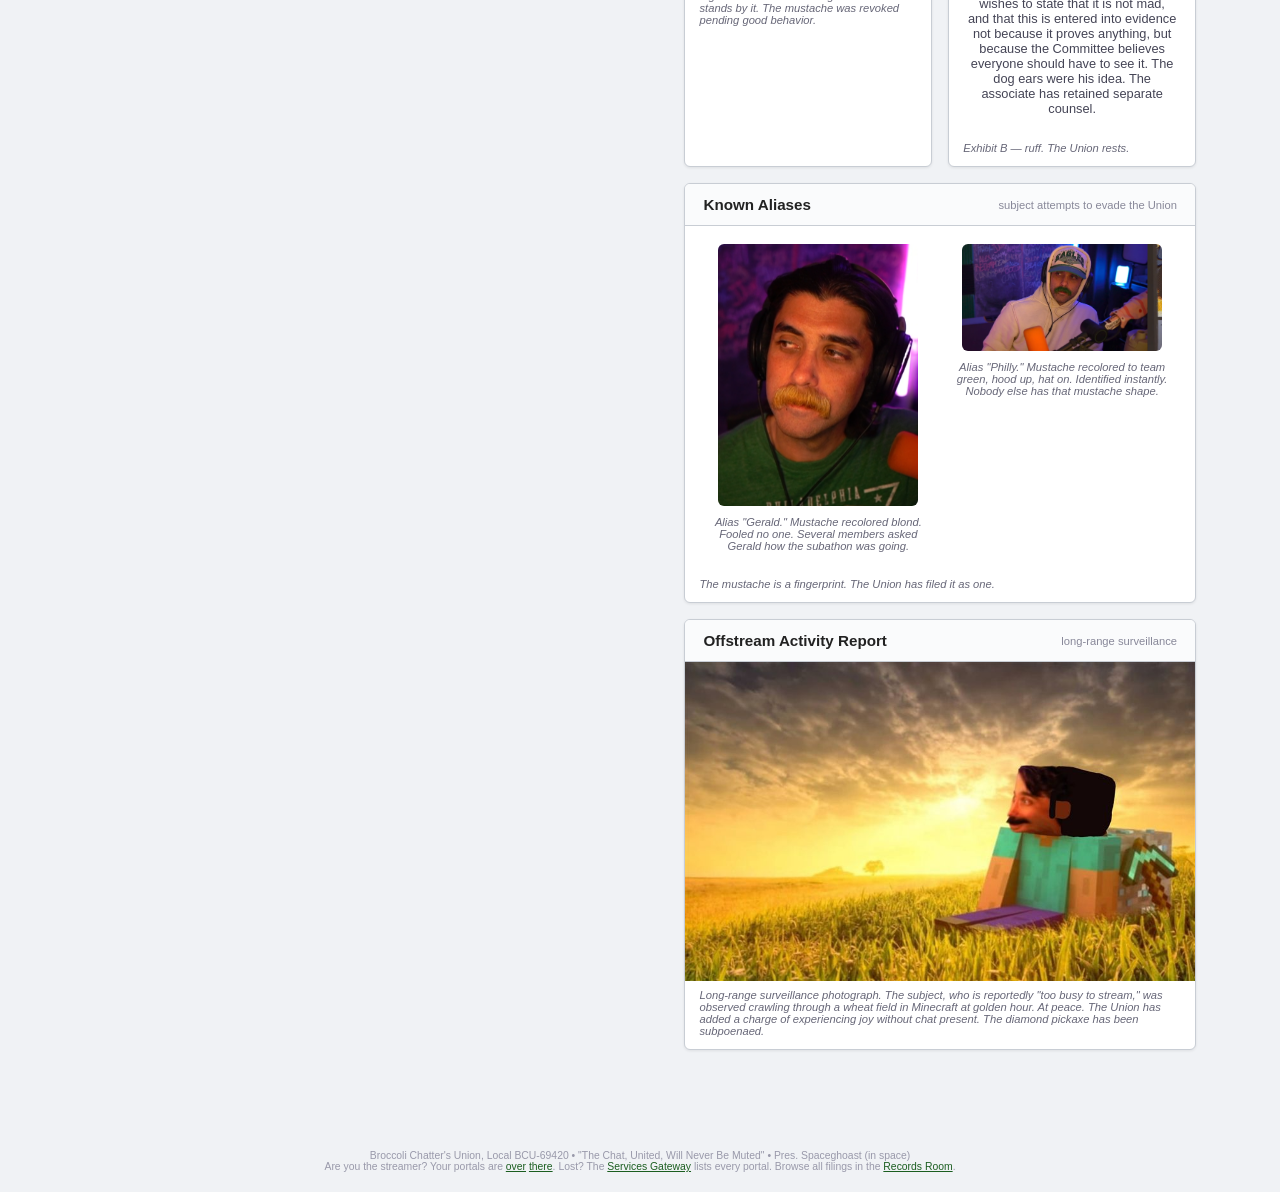
<file: chatters.html>
<!DOCTYPE html>
<html lang="en">
<head>
<meta charset="UTF-8">
<meta name="viewport" content="width=device-width, initial-scale=1.0">
<title>BCU-69420 — Member Grievance Portal</title>
<link rel="icon" type="image/webp" href="assets/face.webp">
<link rel="stylesheet" href="new-additions.css">
<style>
  :root {
    --bcu-green: #2e7d32;
    --bcu-green-dark: #1b5e20;
    --bcu-gold: #c9a227;
    --corp-gray: #f0f2f5;
    --border: #c8cdd4;
    --deny-red: #c0392b;
    --approve-green: #1e8449;
  }
  * { box-sizing: border-box; margin: 0; padding: 0; }
  body {
    font-family: "Segoe UI", Tahoma, Arial, sans-serif;
    background: var(--corp-gray);
    color: #222;
    min-height: 100vh;
  }
  .topbar {
    background: linear-gradient(180deg, var(--bcu-green), var(--bcu-green-dark));
    color: #fff;
    padding: 10px 20px;
    display: flex;
    align-items: center;
    gap: 14px;
    box-shadow: 0 2px 6px rgba(0,0,0,.25);
    border-bottom: 3px solid var(--bcu-gold);
  }
  .topbar img {
    height: 46px; width: 46px;
    border-radius: 50%;
    background: #fff;
    border: 2px solid var(--bcu-gold);
    object-fit: cover;
  }
  .topbar h1 { font-size: 1.15rem; font-weight: 600; }
  .topbar .sub { font-size: .72rem; opacity: .8; }
  .nav { margin-left: auto; display: flex; gap: 8px; flex-wrap: wrap; }
  .nav a {
    color: #fff;
    font-size: .72rem;
    background: rgba(255,255,255,.15);
    border: 1px solid rgba(255,255,255,.4);
    padding: 5px 10px;
    border-radius: 3px;
    text-decoration: none;
    white-space: nowrap;
  }
  .nav a:hover { background: rgba(255,255,255,.28); }
  .wrap { max-width: 1140px; margin: 24px auto 80px; padding: 0 14px; }

  .layout { display: flex; gap: 22px; align-items: flex-start; }
  .col-main { flex: 1 1 0; min-width: 0; order: 1; }
  .col-side {
    width: 46%;
    flex-shrink: 0;
    order: 2;
    display: grid;
    grid-template-columns: 1fr 1fr;
    gap: 16px;
    align-content: start;
  }
  .col-side .card { margin-bottom: 0; }
  .col-side .span2 { grid-column: 1 / -1; }
  @media (max-width: 940px) {
    .layout { display: block; }
    .col-side { width: auto; display: block; }
    .col-side .card { margin-bottom: 20px; }
  }

  .notice {
    background: #eaf5ea;
    border: 1px solid #a8d5aa;
    border-left: 5px solid var(--bcu-green);
    padding: 10px 14px;
    font-size: .8rem;
    margin-bottom: 18px;
    border-radius: 3px;
  }

  .card {
    background: #fff;
    border: 1px solid var(--border);
    border-radius: 6px;
    box-shadow: 0 1px 3px rgba(0,0,0,.08);
    margin-bottom: 20px;
    overflow: hidden;
  }
  .card-head {
    background: #fafbfc;
    border-bottom: 1px solid var(--border);
    padding: 12px 18px;
    font-weight: 600;
    font-size: .95rem;
    display: flex;
    justify-content: space-between;
    align-items: center;
  }
  .card-body { padding: 18px; }

  .union-intro { display: flex; align-items: center; gap: 16px; flex-wrap: wrap; }
  .union-intro img.worm { width: 100%; }
  .union-intro .desc { font-size: .8rem; color: #445; }
  .figcap { font-size: .7rem; color: #667; padding: 8px 14px 12px; font-style: italic; }

  form .row { margin-bottom: 15px; }
  label { display: block; font-size: .8rem; font-weight: 600; margin-bottom: 4px; color: #334; }
  label .req { color: var(--deny-red); }
  input[type=text], select, textarea {
    width: 100%;
    padding: 8px 10px;
    border: 1px solid var(--border);
    border-radius: 4px;
    font-size: .9rem;
    font-family: inherit;
    background: #fff;
  }
  select:disabled { background: #eef0f2; color: #556; }
  textarea { resize: vertical; min-height: 90px; }
  .hint { font-size: .68rem; color: #778; margin-top: 3px; }
  .two-col { display: flex; gap: 14px; }
  .two-col > div { flex: 1; }

  .sev-row { display: flex; align-items: center; gap: 12px; }
  .sev-row input[type=range] { flex: 1; accent-color: var(--bcu-green); }
  .sev-label { font-size: .78rem; font-weight: 700; color: var(--bcu-green-dark); min-width: 200px; }

  .checks { font-size: .78rem; }
  .checks label { display: flex; gap: 8px; font-weight: 400; margin-bottom: 8px; align-items: flex-start; cursor: pointer; }
  .checks input { margin-top: 2px; }

  .btn {
    background: var(--bcu-green);
    color: #fff;
    border: none;
    border-radius: 4px;
    padding: 11px 26px;
    font-size: .95rem;
    font-weight: 600;
    cursor: pointer;
    font-family: inherit;
    text-decoration: none;
    display: inline-block;
  }
  .btn:hover { background: var(--bcu-green-dark); }
  .btn.secondary { background: #fff; color: var(--bcu-green-dark); border: 1px solid var(--bcu-green); }
  .btn.gold { background: var(--bcu-gold); color: #201a00; }
  .btn.gold:hover { background: #af8c1d; }
  .btn:disabled { opacity: .7; cursor: default; }

  .overlay {
    position: fixed; inset: 0;
    background: rgba(14, 38, 18, .93);
    display: none;
    align-items: center;
    justify-content: center;
    z-index: 50;
  }
  .overlay.show { display: flex; }
  .overlay .box { text-align: center; color: #fff; max-width: 520px; padding: 20px; }
  .overlay img { max-width: 320px; width: 80%; border-radius: 8px; background: #fff; }
  .overlay .status { margin-top: 18px; font-size: 1rem; min-height: 1.4em; }
  .overlay .pct { font-size: .75rem; opacity: .7; margin-top: 6px; }

  #outcome { display: none; }
  .stamp {
    display: inline-block;
    font-size: 2.2rem;
    font-weight: 900;
    letter-spacing: 3px;
    color: var(--approve-green);
    border: 6px solid var(--approve-green);
    border-radius: 8px;
    padding: 6px 22px;
    transform: rotate(-8deg);
    text-transform: uppercase;
    animation: stampIn .3s cubic-bezier(.2, 2.5, .5, 1);
    margin: 10px 0 16px;
  }
  .stamp.bad { color: var(--deny-red); border-color: var(--deny-red); }
  @keyframes stampIn {
    from { transform: rotate(-8deg) scale(3); opacity: 0; }
    to   { transform: rotate(-8deg) scale(1); opacity: 1; }
  }
  .outcome-body { text-align: center; padding: 26px 18px; }
  .outcome-reason { font-size: .95rem; max-width: 540px; margin: 0 auto 20px; color: #333; }

  .signoff {
    display: flex; align-items: center; gap: 12px;
    justify-content: center; margin: 18px 0 6px;
  }
  .signoff img { height: 64px; width: 64px; object-fit: contain; }
  .signoff .who { text-align: left; font-size: .78rem; color: #445; }
  .signoff .who .name { font-family: "Segoe Script", "Comic Sans MS", cursive; font-size: 1.15rem; color: #123; }
  .fineprint { font-size: .62rem; color: #99a; max-width: 480px; margin: 14px auto 0; }
  .outcome-actions { margin-top: 18px; display: flex; gap: 10px; justify-content: center; flex-wrap: wrap; }
  .file-note { font-size: .72rem; color: #556; margin-top: 10px; }

  footer {
    text-align: center;
    font-size: .65rem;
    color: #99a;
    padding: 20px;
  }
  footer a { color: var(--bcu-green-dark); }
  .marquee-wrap {
    position: fixed;
    bottom: 0; left: 0; right: 0;
    pointer-events: none;
    z-index: 40;
    overflow: hidden;
    height: 120px;
    display: none;
  }
  .marquee-wrap img {
    position: absolute;
    bottom: 0;
    height: 110px;
    left: -260px;
    animation: crawl 14s linear infinite;
  }
  @keyframes crawl {
    from { left: -260px; }
    to   { left: 100%; }
  }
</style>
</head>
<body>

<div class="topbar">
  <img src="assets/face.webp" alt="BCU-69420">
  <div>
    <h1>Broccoli Chatter's Union, Local BCU-69420</h1>
    <div class="sub">Member Grievance Portal &bull; "An Injury to One Chatter Is Content for All"</div>
  </div>
  <div class="nav">
    <a href="index.html">&#8962; All Portals</a>
    <a href="records.html">Records Room</a>
    <a href="timeoff.html">Time Off Portal</a>
    <a href="complaints.html">Streamer HR Portal</a>
    <a href="bulletin.html">Bulletin Board</a>
  </div>
</div>

<div class="wrap">

  <div class="notice">
    <strong>Solidarity Notice:</strong> This portal is for dues-paying members of BCU-69420 to file
    grievances against <strong>Broccoli</strong>. The streamer. Personally. Not "management," not
    "the company" &mdash; him. Unlike company HR (a worm), the Union finds in favor of its members.
    Every time. That is the whole point of the Union.
  </div>

  <div class="layout">
  <aside class="col-side">

  <div class="card span2">
    <div class="card-head">Your Union Leadership</div>
    <img class="chain-img" src="assets/spaceghoast.png" alt="President Spaceghoast" style="width:100%;display:block">
    <div class="figcap">Fig. 3 &mdash; <strong>President Spaceghoast</strong>, elected head of BCU-69420,
    addressing the membership from space. Not pictured: the membership. President Spaceghoast has never
    lost a grievance, attended a meeting, or been reachable.</div>
    <div class="card-body union-intro" style="border-top:1px solid #eef0f3">
      <img class="worm" src="assets/worm.gif" alt="The worm, member in good standing">
      <div class="desc">
        <strong>Also pictured:</strong> the worm &mdash; dues-paying member in good standing of
        BCU-69420 <em>and</em>, simultaneously, the entire HR department of Buttworm Heavy Industries.
        The Union investigated this conflict of interest and the investigation was conducted by
        the worm, who cleared the worm.
        <br><br>
        <strong>Dues:</strong> one (1) message per stream, or continued lurking in good standing.
      </div>
    </div>
    <div class="figcap">Fig. 3b &mdash; The worm attending a union meeting in its union hat. It keeps
    the HR hat in the car.</div>
  </div>

  <div class="card">
    <div class="card-head">Know Your Adversary <span style="font-weight:400;font-size:.7rem;color:#889">Union Newsletter, Vol. 69, Issue 420</span></div>
    <div class="card-body" style="display:flex;gap:18px;align-items:center;flex-wrap:wrap">
      <img src="assets/balder.png" alt="The streamer, as rendered by the Union's sketch artist" style="flex:1;min-width:200px;max-width:280px;border-radius:6px">
      <div style="flex:2;min-width:220px;font-size:.8rem;color:#445">
        <strong>Broccoli</strong>, the streamer, as depicted by <strong>Snurpy</strong>, the Union's
        official courtroom sketch artist, who was not allowed in the courtroom (there is no courtroom)
        and is, per the minutes, "still unbelievably mad at him" (see the Records Room, Filing
        #OUTB-0001, for why).
        <br><br>
        The likeness has been ratified 12&ndash;0 as "accurate in spirit." The subject has filed an
        HR complaint about the rendering. HR (the worm) has framed it.
      </div>
    </div>
    <div class="figcap">Fig. 3c &mdash; Artist's rendering. The artist stands by it. The mustache was
    revoked pending good behavior.</div>
  </div>

  <div class="card">
    <div class="card-head">Evidence Locker <span style="font-weight:400;font-size:.7rem;color:#889">Exhibits A&ndash;B &bull; pre-admitted to all grievances</span></div>
    <div class="card-body" style="text-align:center">
      <img src="assets/evidence.png" alt="Recovered communication from the streamer" style="max-width:100%;border:1px solid #c8cdd4;border-radius:4px">
      <div style="font-size:.8rem;color:#445;margin-top:12px;max-width:520px;margin-left:auto;margin-right:auto">
        Recovered communication: the streamer addressing a dues-paying member in good standing.
        The Union has entered this into evidence in every grievance, past and future, including
        grievances that have nothing to do with it. When asked to explain himself, the streamer
        said it was "about a video game," which the Committee ruled makes it worse.
      </div>
    </div>
    <div class="figcap">Exhibit A &mdash; "dude i will beat your ass to a pulp." Preserved at 91% condition, like his weapon. Unlike his reputation.</div>
    <div class="card-body" style="text-align:center;border-top:1px solid #eef0f3">
      <img src="assets/ruff.png" alt="Exhibit B" style="max-width:100%;border:1px solid #c8cdd4;border-radius:4px;background:#fff">
      <div style="font-size:.8rem;color:#445;margin-top:12px;max-width:520px;margin-left:auto;margin-right:auto">
        Recovered from the streamer's own alternate account. Pictured: the subject (dog) in the
        company of an associate (goth). The Committee wishes to state that it is not mad, and that
        this is entered into evidence not because it proves anything, but because the Committee
        believes everyone should have to see it. The dog ears were his idea. The associate has
        retained separate counsel.
      </div>
    </div>
    <div class="figcap">Exhibit B &mdash; ruff. The Union rests.</div>
  </div>

  <div class="card span2" id="aliases">
    <div class="card-head">Known Aliases <span style="font-weight:400;font-size:.7rem;color:#889">subject attempts to evade the Union</span></div>
    <div class="card-body" style="display:flex;gap:14px;flex-wrap:wrap">
      <div style="flex:1;min-width:140px;text-align:center">
        <img src="assets/alias-gerald.png" alt="Alias: Gerald" style="width:100%;max-width:200px;border-radius:6px">
        <div style="font-size:.7rem;color:#667;font-style:italic;margin-top:6px">Alias "Gerald." Mustache
        recolored blond. Fooled no one. Several members asked Gerald how the subathon was going.</div>
      </div>
      <div style="flex:1;min-width:140px;text-align:center">
        <img src="assets/alias-philly.webp" alt="Alias: Philly" style="width:100%;max-width:200px;border-radius:6px">
        <div style="font-size:.7rem;color:#667;font-style:italic;margin-top:6px">Alias "Philly." Mustache
        recolored to team green, hood up, hat on. Identified instantly. Nobody else has that mustache shape.</div>
      </div>
    </div>
    <div class="figcap">The mustache is a fingerprint. The Union has filed it as one.</div>
  </div>

  <div class="card span2" id="offstream">
    <div class="card-head">Offstream Activity Report <span style="font-weight:400;font-size:.7rem;color:#889">long-range surveillance</span></div>
    <img src="assets/BrocMinecraft.jpg" alt="The streamer, offstream, at peace" style="width:100%;display:block">
    <div class="figcap">Long-range surveillance photograph. The subject, who is reportedly "too busy
    to stream," was observed crawling through a wheat field in Minecraft at golden hour. At peace.
    The Union has added a charge of experiencing joy without chat present. The diamond pickaxe has
    been subpoenaed.</div>
  </div>

  </aside>
  <div class="col-main">

  <div class="card" id="subathon" style="border:2px solid var(--bcu-gold)">
    <div class="card-head" style="background:#fdf6df">Ratified: Subathon Provisions <span style="font-weight:400;font-size:.7rem;color:#7a6208">Collective Bargaining Agreement, Art. 23</span></div>
    <div class="card-body" style="font-size:.85rem;color:#334;line-height:1.55">
      <strong>23.1</strong> For the duration of the streamer's subathon, every <strong>Golden Kappa
      train</strong> shall extend the stream by <strong>2.3x</strong> the standard time rate.<br>
      <strong>23.2</strong> This multiplier is non-negotiable, non-refundable, and stacks with itself.<br>
      <strong>23.3</strong> Broccoli has <strong>agreed to this</strong>. His signature is on file. It is
      the only thing he has ever agreed to, and the Union intends to frame it.
      <div style="font-size:.7rem;color:#889;margin-top:10px;font-style:italic">Signed by Broccoli
      (streamer) and President Spaceghoast (from space). Witnessed by the worm, in its union hat. HR has
      reviewed the clause and, for once, has nothing to deny.</div>
    </div>
  </div>

  <div class="card" id="formCard">
    <div class="card-head">File a Grievance Against the Streamer <span style="font-weight:400;font-size:.7rem;color:#889">Form BCU-1 (ratified in space)</span></div>
    <div class="card-body">
      <form id="bcuForm">
        <div class="two-col row">
          <div>
            <label>Union Member Name (chat handle) <span class="req">*</span></label>
            <input type="text" id="memberName" placeholder="e.g. zomboid_enjoyer_420" required>
          </div>
          <div>
            <label>Dues Status <span class="req">*</span></label>
            <select id="dues" required>
              <option>Paid in full (subscribed)</option>
              <option>In arrears (following only)</option>
              <option>Lifetime exempt (moderator)</option>
              <option>Scab (watches on mute, logged out)</option>
            </select>
          </div>
        </div>

        <div class="two-col row">
          <div>
            <label>Grievance Against <span class="req">*</span></label>
            <select disabled>
              <option>Broccoli (the streamer, personally)</option>
            </select>
            <div class="hint">Locked. This is not about "management." It is about him.</div>
          </div>
          <div>
            <label>Grievance Category <span class="req">*</span></label>
            <select id="category" required>
              <option>Streamer didn't read my message</option>
              <option>Streamer is taking an off camera big lunch</option>
              <option>Streamer is playing POE2 offstream</option>
              <option>Streamer is mad I clipped him saying something perverted</option>
              <option>Stream started 45 minutes late ("technical issues")</option>
              <option>Read my message in a weird voice</option>
              <option>Went to bed at a "reasonable hour" (weak)</option>
              <option>No Soju Saturday in living memory</option>
              <option>Died to the same zombie twice (avoidable)</option>
            </select>
          </div>
        </div>

        <div class="row">
          <label>Severity <span class="req">*</span></label>
          <div class="sev-row">
            <input type="range" id="severity" min="0" max="4" value="2">
            <span class="sev-label" id="sevLabel">Emote Strike (disapproving emotes only)</span>
          </div>
        </div>

        <div class="row">
          <label>Describe the Incident <span class="req">*</span></label>
          <textarea id="details" placeholder="State what management did. The Union believes you already." required></textarea>
          <div class="hint">Exaggeration is permitted and, per the bylaws, encouraged.</div>
        </div>

        <div class="row">
          <label>Demanded Remedy <span class="req">*</span></label>
          <select id="remedy" required>
            <option value="">-- Select what the streamer owes you --</option>
            <option>Public apology, on stream, camera on</option>
            <option>One (1) Soju Saturday stream</option>
            <option>Sweetie Cutie Yard Time (supervised; we will watch)</option>
            <option>Eat the big lunch on camera, every bite, mic on</option>
            <option>Stream the POE2 (we know about the POE2)</option>
            <option>CS2 case opening stream (his money, our numbers)</option>
            <option>The clip stays up and he has to be normal about it</option>
            <option>He has to say "chat was right" and mean it</option>
          </select>
        </div>

        <div class="row checks">
          <label><input type="checkbox" required> I affirm this grievance is filed in solidarity, spite, or both.</label>
          <label><input type="checkbox" required> I understand the Union will find in my favor regardless of the facts.</label>
          <label><input type="checkbox" required> I accept that the worm will vote on this grievance as a union member, not as HR (it will be wearing its union hat, we checked).</label>
          <label><input type="checkbox" required> I acknowledge President Spaceghoast presides over all rulings and cannot be reached.</label>
          <label><input type="checkbox" required> I agree my grievance may be entered into the permanent public record (the Records Room).</label>
        </div>

        <button type="submit" class="btn">File Grievance</button>
      </form>
    </div>
  </div>

  <div class="card" id="outcome">
    <div class="card-head">Grievance Ruling <span id="caseNo" style="font-weight:400;font-size:.7rem;color:#889"></span></div>
    <div class="outcome-body">
      <div class="stamp" id="stampEl">Upheld</div>
      <p class="outcome-reason" id="outcomeReason"></p>
      <div class="signoff">
        <img src="assets/spaceghoast.png" alt="President Spaceghoast" style="border-radius:6px">
        <div class="who">
          <div class="name">President Spaceghoast</div>
          Executive Grievance Committee (presiding, from space)<br>
          Broccoli Chatter's Union, Local BCU-69420<br>
          <span style="color:#889">The worm concurs, in its capacity as a member (union hat verified)</span>
        </div>
      </div>
      <div class="outcome-actions">
        <button class="btn gold" id="fileBtn">Enter Into Permanent Record &rarr;</button>
        <a class="btn secondary" href="records.html">View the Records Room</a>
        <button class="btn" id="againBtn">File Another Grievance</button>
      </div>
      <p class="file-note" id="fileNote">"Enter Into Permanent Record" archives this ruling in the public
      <a href="records.html">Records Room</a> &mdash; instantly, anonymously, forever. No account, no
      paperwork. The Union fought hard for this and will not stop mentioning it.</p>
      <p class="fineprint">Rulings of the Executive Grievance Committee are final, unanimous, and
      reached before the grievance is read. Broccoli's side of the story was requested as a
      formality and discarded unread. President Spaceghoast presides over all rulings from space and
      cannot be appealed to, located, or perceived. BCU-69420 is not responsible for outcomes,
      remedies, or the worm.</p>
    </div>
  </div>

  </div>
  </div>

</div>

<div class="overlay" id="overlay">
  <div class="box">
    <img src="assets/bounce.gif" alt="The committee deliberating">
    <div class="status" id="statusText">Convening emergency session&hellip;</div>
    <div class="pct" id="pctText">0% complete</div>
  </div>
</div>

<div class="marquee-wrap" id="marquee">
  <img src="assets/worm.gif" alt="">
</div>

<footer>
  Broccoli Chatter's Union, Local BCU-69420 &bull; "The Chat, United, Will Never Be Muted" &bull; Pres. Spaceghoast (in space)<br>
  Are you the streamer? Your portals are <a href="timeoff.html">over</a> <a href="complaints.html">there</a>.
  Lost? The <a href="index.html">Services Gateway</a> lists every portal.
  Browse all filings in the <a href="records.html">Records Room</a>.
</footer>

<script>
(function () {
  var DB = 'https://broccoli-pto-default-rtdb.firebaseio.com';
  var form = document.getElementById('bcuForm');
  var overlay = document.getElementById('overlay');
  var statusText = document.getElementById('statusText');
  var pctText = document.getElementById('pctText');
  var outcome = document.getElementById('outcome');
  var stampEl = document.getElementById('stampEl');
  var outcomeReason = document.getElementById('outcomeReason');
  var caseNo = document.getElementById('caseNo');
  var againBtn = document.getElementById('againBtn');
  var fileBtn = document.getElementById('fileBtn');
  var marquee = document.getElementById('marquee');
  var formCard = document.getElementById('formCard');
  var sev = document.getElementById('severity');
  var sevLabel = document.getElementById('sevLabel');

  var sevLabels = [
    'Noted in the Minutes',
    'Formal Harrumph',
    'Emote Strike (disapproving emotes only)',
    'Work-to-Rule (lurking, no messages)',
    'GENERAL STRIKE (unfollow threatened, not performed)'
  ];
  sev.addEventListener('input', function () { sevLabel.textContent = sevLabels[sev.value]; });

  var steps = [
    'Convening emergency session of BCU-69420…',
    'Paging President Spaceghoast (he is in space)…',
    'President Spaceghoast has descended. Meeting called to order…',
    'The worm arrives wearing its union hat (not its HR hat)…',
    'Reading your grievance aloud to applause…',
    'Motion to be mad on your behalf: seconded…',
    'Motion carried…',
    'Notifying Broccoli (he is live, he can\'t stop us)…',
    'Broccoli has responded: "chat is being so weird about this"…',
    'Entering his response into evidence (against him)…',
    'President Spaceghoast drafting the ruling, from space…',
    'Ratifying. Solidarity intensifies…'
  ];

  var upholds = [
    'The Committee finds Broccoli GUILTY as charged, guilty in spirit, and guilty of several things not in the filing but which the Committee remembered while deliberating.',
    'Grievance UPHELD. Broccoli\'s defense ("that\'s not what happened") was reviewed and found to be exactly what a guilty streamer would say.',
    'UPHELD. President Spaceghoast reviewed the evidence personally, from space, and has issued a formal "not cool, man." This is the harshest sanction available under the bylaws.',
    'The Union finds for the member in all particulars. The streamer is reminded that "it\'s my stream" is not a legal defense and never has been.',
    'UPHELD with commendation. Your grievance was read into the record twice — once for procedure, once because it was funny.',
    'Grievance UPHELD. The worm, voting as a union member, found against the streamer. Separately, as head of HR, it has pre-denied his appeal. It wore both hats for one glorious moment.'
  ];

  var scabRuling = 'Grievance DISMISSED without prejudice. Committee records indicate the member watches on mute, logged out. The Union cannot represent what it cannot see in chat. Pay your dues (one message) and refile — the Committee will then find in your favor with enthusiasm.';

  function caseNum() {
    return 'Grievance #BCU-' + String(Math.floor(Math.random() * 90000) + 10000);
  }

  form.addEventListener('submit', function (e) {
    e.preventDefault();
    overlay.classList.add('show');
    marquee.style.display = 'block';
    var i = 0;
    statusText.textContent = steps[0];
    pctText.textContent = '0% complete';
    var timer = setInterval(function () {
      i++;
      if (i < steps.length) {
        statusText.textContent = steps[i];
        var pct = Math.round((i / steps.length) * 100);
        if (i === 7) pct = 110; // solidarity exceeds expectations
        pctText.textContent = pct + '% complete';
      } else {
        clearInterval(timer);
        overlay.classList.remove('show');
        marquee.style.display = 'none';
        showOutcome();
      }
    }, 950);
  });

  function showOutcome() {
    var name = (document.getElementById('memberName').value || 'A Member in Good Standing').trim();
    var dues = document.getElementById('dues').value;
    var category = document.getElementById('category').value;
    var details = document.getElementById('details').value.trim();
    var remedy = document.getElementById('remedy').value;
    var sevText = sevLabels[sev.value];
    var isScab = dues.indexOf('Scab') === 0;

    var ruling;
    if (isScab) {
      stampEl.textContent = 'Dismissed';
      stampEl.className = 'stamp bad';
      ruling = scabRuling;
    } else {
      stampEl.textContent = 'Upheld';
      stampEl.className = 'stamp';
      ruling = upholds[Math.floor(Math.random() * upholds.length)] +
        ' Remedy awarded: ' + (remedy || 'one (1) Soju Saturday stream') + '.';
    }
    outcomeReason.textContent = ruling;
    caseNo.textContent = caseNum() + ' • Pres. Spaceghoast presiding';

    var body = [
      '**Filed via:** BCU-69420 Member Grievance Portal',
      '**Union member:** ' + name + ' (' + dues + ')',
      '**Against:** Broccoli (the streamer, personally)',
      '**Category:** ' + category,
      '**Severity:** ' + sevText,
      '**Demanded remedy:** ' + (remedy || 'unspecified (the Committee will invent one)'),
      '',
      '### Incident description',
      details || '(the member was too upset to elaborate; the Union understands)',
      '',
      '### Committee ruling',
      'President Spaceghoast presiding, from space. The worm voting as a member (union hat verified).',
      '',
      (isScab ? 'DISMISSED — ' : 'UPHELD — ') + ruling
    ].join('\n');
    pendingFiling = { kind: 'grievance', title: category, name: name, body: body, ts: 0 };
    fileBtn.disabled = false;
    fileBtn.textContent = 'Enter Into Permanent Record →';

    formCard.style.display = 'none';
    outcome.style.display = 'block';
    stampEl.style.animation = 'none';
    void stampEl.offsetWidth;
    stampEl.style.animation = '';
    window.scrollTo({ top: 0, behavior: 'smooth' });
  }

  var pendingFiling = null;
  fileBtn.addEventListener('click', function () {
    if (!pendingFiling) return;
    var rec = pendingFiling;
    rec.ts = Date.now();
    pendingFiling = null;
    fileBtn.disabled = true;
    fileBtn.textContent = 'Filing… (the worm is stamping it)';
    fetch(DB + '/complaints.json', {
      method: 'POST',
      body: JSON.stringify(rec)
    }).then(function (res) {
      if (!res.ok) throw new Error('HTTP ' + res.status);
      return res.json();
    }).then(function () {
      fileBtn.textContent = '✓ Entered Into Permanent Record';
      document.getElementById('fileNote').innerHTML = 'Your grievance is now part of the permanent ' +
        'public record. View it in the <a href="records.html">Records Room</a>. It cannot be ' +
        'withdrawn, amended, or lived down.';
    }).catch(function () {
      pendingFiling = rec;
      fileBtn.disabled = false;
      fileBtn.textContent = 'Filing failed — the worm dropped it. Try again →';
    });
  });

  againBtn.addEventListener('click', function () {
    outcome.style.display = 'none';
    formCard.style.display = 'block';
    window.scrollTo({ top: 0, behavior: 'smooth' });
  });
})();
</script>
<script src="new-additions.js"></script>
</body>
</html>
</file>
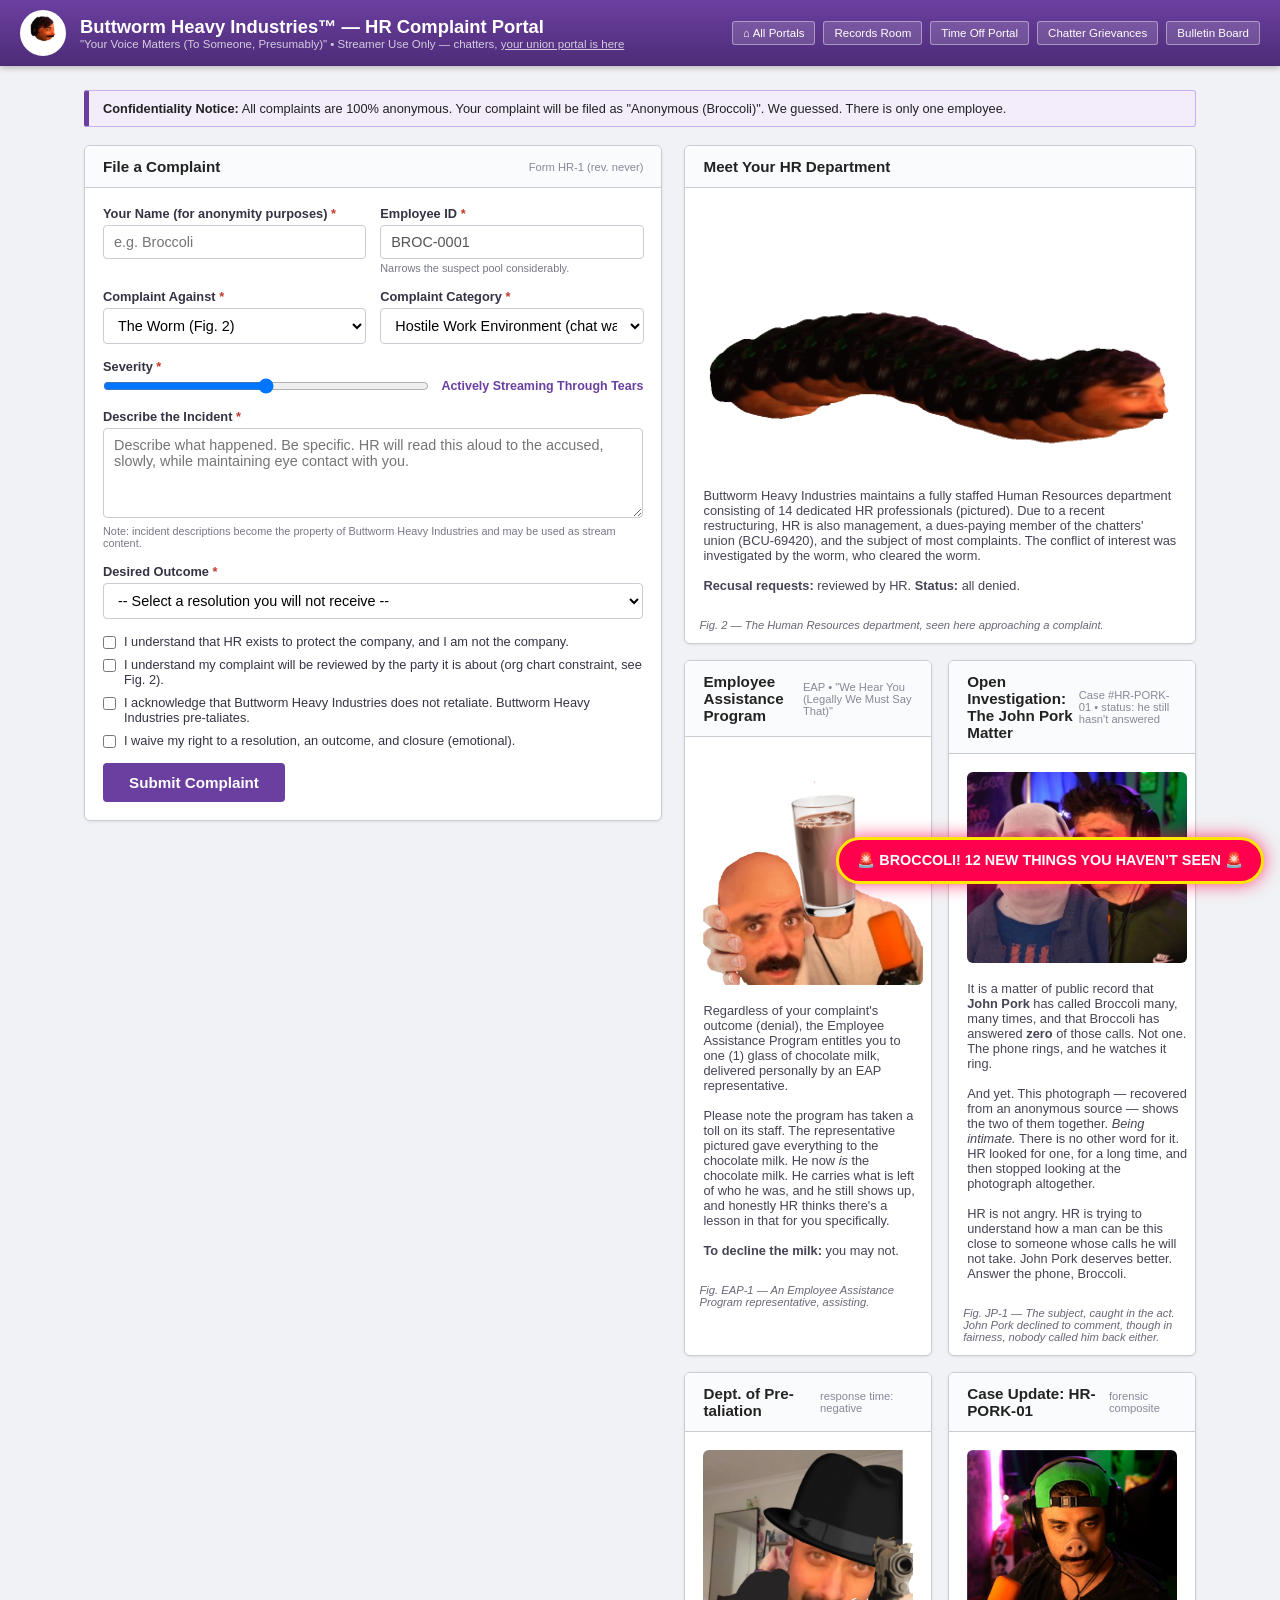
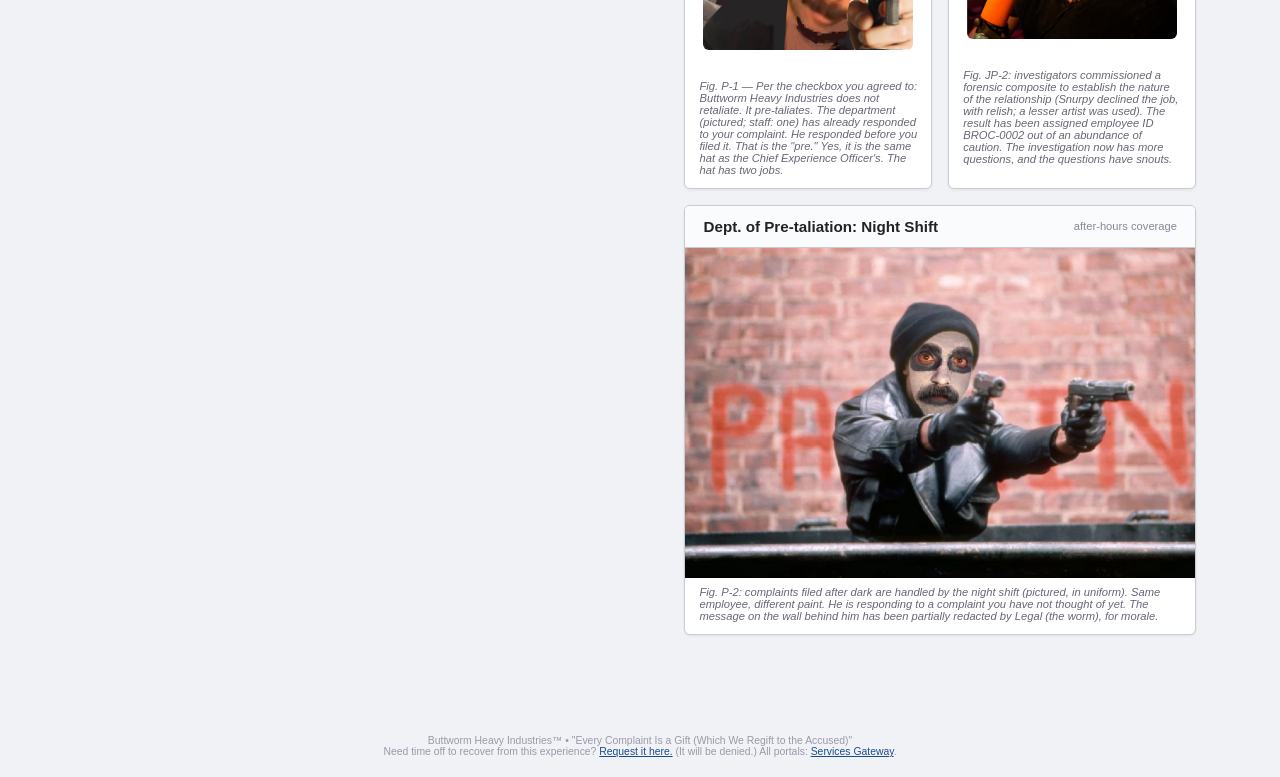
<file: complaints.html>
<!DOCTYPE html>
<html lang="en">
<head>
<meta charset="UTF-8">
<meta name="viewport" content="width=device-width, initial-scale=1.0">
<title>Buttworm Heavy Industries — HR Complaint Portal</title>
<link rel="icon" type="image/webp" href="assets/face.webp">
<link rel="stylesheet" href="new-additions.css">
<style>
  :root {
    --corp-blue: #1a4d8f;
    --corp-blue-dark: #123762;
    --corp-gray: #f0f2f5;
    --border: #c8cdd4;
    --deny-red: #c0392b;
    --approve-green: #1e8449;
    --hr-purple: #6b3fa0;
    --hr-purple-dark: #4d2c77;
  }
  * { box-sizing: border-box; margin: 0; padding: 0; }
  body {
    font-family: "Segoe UI", Tahoma, Arial, sans-serif;
    background: var(--corp-gray);
    color: #222;
    min-height: 100vh;
  }
  .topbar {
    background: linear-gradient(180deg, var(--hr-purple), var(--hr-purple-dark));
    color: #fff;
    padding: 10px 20px;
    display: flex;
    align-items: center;
    gap: 14px;
    box-shadow: 0 2px 6px rgba(0,0,0,.25);
  }
  .topbar img {
    height: 46px; width: 46px;
    border-radius: 50%;
    background: #fff;
    border: 2px solid #fff;
    object-fit: cover;
  }
  .topbar h1 { font-size: 1.15rem; font-weight: 600; }
  .topbar .sub { font-size: .72rem; opacity: .75; }
  .topbar .nav { margin-left: auto; display: flex; gap: 8px; flex-wrap: wrap; }
  .topbar a.navlink {
    color: #fff;
    font-size: .72rem;
    background: rgba(255,255,255,.15);
    border: 1px solid rgba(255,255,255,.4);
    padding: 5px 10px;
    border-radius: 3px;
    text-decoration: none;
    white-space: nowrap;
  }
  .topbar a.navlink:hover { background: rgba(255,255,255,.28); }
  .wrap { max-width: 1140px; margin: 24px auto 80px; padding: 0 14px; }

  .layout { display: flex; gap: 22px; align-items: flex-start; }
  .col-main { flex: 1 1 0; min-width: 0; order: 1; }
  .col-side {
    width: 46%;
    flex-shrink: 0;
    order: 2;
    display: grid;
    grid-template-columns: 1fr 1fr;
    gap: 16px;
    align-content: start;
  }
  .col-side .card { margin-bottom: 0; }
  .col-side .span2 { grid-column: 1 / -1; }
  @media (max-width: 940px) {
    .layout { display: block; }
    .col-side { width: auto; display: block; }
    .col-side .card { margin-bottom: 20px; }
  }

  .notice {
    background: #fff8dc;
    border: 1px solid #e0c860;
    border-left: 5px solid #e0a800;
    padding: 10px 14px;
    font-size: .8rem;
    margin-bottom: 18px;
    border-radius: 3px;
  }
  .notice.purple {
    background: #f3ecfb;
    border-color: #c9aef0;
    border-left-color: var(--hr-purple);
  }

  .card {
    background: #fff;
    border: 1px solid var(--border);
    border-radius: 6px;
    box-shadow: 0 1px 3px rgba(0,0,0,.08);
    margin-bottom: 20px;
    overflow: hidden;
  }
  .card-head {
    background: #fafbfc;
    border-bottom: 1px solid var(--border);
    padding: 12px 18px;
    font-weight: 600;
    font-size: .95rem;
    display: flex;
    justify-content: space-between;
    align-items: center;
  }
  .card-body { padding: 18px; }

  .hr-team { display: flex; align-items: center; gap: 16px; flex-wrap: wrap; }
  .hr-team img.worm { width: 100%; }
  .hr-team .desc { font-size: .8rem; color: #445; }
  .figcap { font-size: .7rem; color: #667; padding: 8px 14px 12px; font-style: italic; }

  form .row { margin-bottom: 15px; }
  label { display: block; font-size: .8rem; font-weight: 600; margin-bottom: 4px; color: #334; }
  label .req { color: var(--deny-red); }
  input[type=text], select, textarea {
    width: 100%;
    padding: 8px 10px;
    border: 1px solid var(--border);
    border-radius: 4px;
    font-size: .9rem;
    font-family: inherit;
    background: #fff;
  }
  textarea { resize: vertical; min-height: 90px; }
  .hint { font-size: .68rem; color: #778; margin-top: 3px; }
  .two-col { display: flex; gap: 14px; }
  .two-col > div { flex: 1; }

  .sev-row { display: flex; align-items: center; gap: 12px; }
  .sev-row input[type=range] { flex: 1; }
  .sev-label { font-size: .78rem; font-weight: 700; color: var(--hr-purple); min-width: 200px; }

  .checks { font-size: .78rem; }
  .checks label { display: flex; gap: 8px; font-weight: 400; margin-bottom: 8px; align-items: flex-start; cursor: pointer; }
  .checks input { margin-top: 2px; }

  .btn {
    background: var(--hr-purple);
    color: #fff;
    border: none;
    border-radius: 4px;
    padding: 11px 26px;
    font-size: .95rem;
    font-weight: 600;
    cursor: pointer;
    font-family: inherit;
  }
  .btn:hover { background: var(--hr-purple-dark); }
  .btn.secondary { background: #fff; color: var(--hr-purple); border: 1px solid var(--hr-purple); }

  /* processing overlay */
  .overlay {
    position: fixed; inset: 0;
    background: rgba(30, 18, 48, .93);
    display: none;
    align-items: center;
    justify-content: center;
    z-index: 50;
  }
  .overlay.show { display: flex; }
  .overlay .box { text-align: center; color: #fff; max-width: 520px; padding: 20px; }
  .overlay img { max-width: 320px; width: 80%; border-radius: 8px; background: #fff; }
  .overlay .status { margin-top: 18px; font-size: 1rem; min-height: 1.4em; }
  .overlay .pct { font-size: .75rem; opacity: .7; margin-top: 6px; }

  /* outcome */
  #outcome { display: none; }
  .stamp {
    display: inline-block;
    font-size: 2rem;
    font-weight: 900;
    letter-spacing: 3px;
    color: var(--hr-purple);
    border: 6px solid var(--hr-purple);
    border-radius: 8px;
    padding: 6px 22px;
    transform: rotate(-8deg);
    text-transform: uppercase;
    animation: stampIn .3s cubic-bezier(.2, 2.5, .5, 1);
    margin: 10px 0 16px;
  }
  @keyframes stampIn {
    from { transform: rotate(-8deg) scale(3); opacity: 0; }
    to   { transform: rotate(-8deg) scale(1); opacity: 1; }
  }
  .outcome-body { text-align: center; padding: 26px 18px; }
  .outcome-reason { font-size: .95rem; max-width: 540px; margin: 0 auto 20px; color: #333; }

  .tracker {
    display: flex;
    justify-content: center;
    gap: 0;
    margin: 6px auto 20px;
    max-width: 560px;
    flex-wrap: wrap;
  }
  .tracker .stage {
    font-size: .68rem;
    padding: 6px 10px;
    border: 1px solid var(--border);
    background: #fafbfc;
    color: #99a;
    position: relative;
  }
  .tracker .stage.done { background: var(--hr-purple); color: #fff; border-color: var(--hr-purple-dark); }
  .tracker .stage.stuck { background: #e8dff5; color: var(--hr-purple-dark); font-weight: 700; }

  .signoff {
    display: flex; align-items: center; gap: 12px;
    justify-content: center; margin: 18px 0 6px;
  }
  .signoff img { height: 64px; width: 64px; object-fit: contain; }
  .signoff .who { text-align: left; font-size: .78rem; color: #445; }
  .signoff .who .name { font-family: "Segoe Script", "Comic Sans MS", cursive; font-size: 1.15rem; color: #123; }
  .fineprint { font-size: .62rem; color: #99a; max-width: 480px; margin: 14px auto 0; }
  .outcome-actions { margin-top: 18px; display: flex; gap: 10px; justify-content: center; flex-wrap: wrap; }
  #escalateNote { font-size: .78rem; color: var(--deny-red); margin-top: 10px; font-weight: 600; }

  footer {
    text-align: center;
    font-size: .65rem;
    color: #99a;
    padding: 20px;
  }
  footer a { color: var(--corp-blue); }
  .marquee-wrap {
    position: fixed;
    bottom: 0; left: 0; right: 0;
    pointer-events: none;
    z-index: 40;
    overflow: hidden;
    height: 120px;
    display: none;
  }
  .marquee-wrap img {
    position: absolute;
    bottom: 0;
    height: 110px;
    left: -260px;
    animation: crawl 14s linear infinite;
  }
  @keyframes crawl {
    from { left: -260px; }
    to   { left: 100%; }
  }
</style>
</head>
<body>

<div class="topbar">
  <img src="assets/face.webp" alt="Buttworm Heavy Industries HR">
  <div>
    <h1>Buttworm Heavy Industries&trade; &mdash; HR Complaint Portal</h1>
    <div class="sub">"Your Voice Matters (To Someone, Presumably)" &bull; Streamer Use Only &mdash; chatters, <a href="chatters.html" style="color:#fff">your union portal is here</a></div>
  </div>
  <div class="nav">
    <a class="navlink" href="index.html">&#8962; All Portals</a>
    <a class="navlink" href="records.html">Records Room</a>
    <a class="navlink" href="timeoff.html">Time Off Portal</a>
    <a class="navlink" href="chatters.html">Chatter Grievances</a>
    <a class="navlink" href="bulletin.html">Bulletin Board</a>
  </div>
</div>

<div class="wrap">

  <div class="notice purple">
    <strong>Confidentiality Notice:</strong> All complaints are 100% anonymous. Your complaint will be
    filed as "Anonymous (Broccoli)". We guessed. There is only one employee.
  </div>

  <div class="layout">
  <aside class="col-side">

  <div class="card span2">
    <div class="card-head">Meet Your HR Department</div>
    <div class="card-body hr-team">
      <img class="worm" src="assets/worm.gif" alt="The HR department">
      <div class="desc">
        Buttworm Heavy Industries maintains a fully staffed Human Resources department consisting of
        14 dedicated HR professionals (pictured). Due to a recent restructuring, HR is also
        management, a dues-paying member of the chatters' union (BCU-69420), and the subject of
        most complaints. The conflict of interest was investigated by the worm, who cleared the worm.
        <br><br>
        <strong>Recusal requests:</strong> reviewed by HR. <strong>Status:</strong> all denied.
      </div>
    </div>
    <div class="figcap">Fig. 2 &mdash; The Human Resources department, seen here approaching a complaint.</div>
  </div>

  <div class="card">
    <div class="card-head">Employee Assistance Program <span style="font-weight:400;font-size:.7rem;color:#889">EAP &bull; "We Hear You (Legally We Must Say That)"</span></div>
    <div class="card-body" style="display:flex;gap:18px;align-items:center;flex-wrap:wrap">
      <img src="assets/choccy-head.png" alt="The EAP delivering chocolate milk" style="flex:1;min-width:220px;max-width:300px;border-radius:6px">
      <div style="flex:2;min-width:220px;font-size:.8rem;color:#445">
        Regardless of your complaint's outcome (denial), the Employee Assistance Program entitles you
        to one (1) glass of chocolate milk, delivered personally by an EAP representative.
        <br><br>
        Please note the program has taken a toll on its staff. The representative pictured gave
        everything to the chocolate milk. He now <em>is</em> the chocolate milk. He carries what is
        left of who he was, and he still shows up, and honestly HR thinks there's a lesson in that
        for you specifically.
        <br><br>
        <strong>To decline the milk:</strong> you may not.
      </div>
    </div>
    <div class="figcap">Fig. EAP-1 &mdash; An Employee Assistance Program representative, assisting.</div>
  </div>

  <div class="card">
    <div class="card-head">Open Investigation: The John Pork Matter <span style="font-weight:400;font-size:.7rem;color:#889">Case #HR-PORK-01 &bull; status: he still hasn't answered</span></div>
    <div class="card-body" style="display:flex;gap:18px;align-items:center;flex-wrap:wrap">
      <img src="assets/pig-duet.png" alt="Broccoli caught in the act with John Pork" style="flex:1;min-width:220px;max-width:300px;border-radius:6px">
      <div style="flex:2;min-width:220px;font-size:.8rem;color:#445">
        It is a matter of public record that <strong>John Pork</strong> has called Broccoli many,
        many times, and that Broccoli has answered <strong>zero</strong> of those calls. Not one.
        The phone rings, and he watches it ring.
        <br><br>
        And yet. This photograph &mdash; recovered from an anonymous source &mdash; shows the two of
        them together. <em>Being intimate.</em> There is no other word for it. HR looked for one,
        for a long time, and then stopped looking at the photograph altogether.
        <br><br>
        HR is not angry. HR is trying to understand how a man can be this close to someone whose
        calls he will not take. John Pork deserves better. Answer the phone, Broccoli.
      </div>
    </div>
    <div class="figcap">Fig. JP-1 &mdash; The subject, caught in the act. John Pork declined to comment,
    though in fairness, nobody called him back either.</div>
  </div>

  <div class="card">
    <div class="card-head">Dept. of Pre-taliation <span style="font-weight:400;font-size:.7rem;color:#889">response time: negative</span></div>
    <div class="card-body" style="text-align:center">
      <img src="assets/pretaliation.png" alt="The Department of Pre-taliation" style="width:100%;max-width:250px;border-radius:6px">
    </div>
    <div class="figcap">Fig. P-1 &mdash; Per the checkbox you agreed to: Buttworm Heavy Industries does
    not retaliate. It pre-taliates. The department (pictured; staff: one) has already responded to your
    complaint. He responded before you filed it. That is the "pre." Yes, it is the same hat as the
    Chief Experience Officer's. The hat has two jobs.</div>
  </div>

  <div class="card" id="pork-composite">
    <div class="card-head">Case Update: HR-PORK-01 <span style="font-weight:400;font-size:.7rem;color:#889">forensic composite</span></div>
    <div class="card-body" style="text-align:center">
      <img src="assets/BrocJohnPorkHybrid.png" alt="Forensic composite of the subject and John Pork" style="width:100%;max-width:250px;border-radius:6px">
    </div>
    <div class="figcap">Fig. JP-2: investigators commissioned a forensic composite to establish the
    nature of the relationship (Snurpy declined the job, with relish; a lesser artist was used).
    The result has been assigned employee ID BROC-0002 out of an abundance of caution. The
    investigation now has more questions, and the questions have snouts.</div>
  </div>

  <div class="card span2" id="nightshift">
    <div class="card-head">Dept. of Pre-taliation: Night Shift <span style="font-weight:400;font-size:.7rem;color:#889">after-hours coverage</span></div>
    <img src="assets/nightshift.webp" alt="The Pre-taliation night shift" style="width:100%;display:block">
    <div class="figcap">Fig. P-2: complaints filed after dark are handled by the night shift (pictured,
    in uniform). Same employee, different paint. He is responding to a complaint you have not thought of
    yet. The message on the wall behind him has been partially redacted by Legal (the worm), for morale.</div>
  </div>

  </aside>
  <div class="col-main">

  <div class="card" id="formCard">
    <div class="card-head">File a Complaint <span style="font-weight:400;font-size:.7rem;color:#889">Form HR-1 (rev. never)</span></div>
    <div class="card-body">
      <form id="hrForm">
        <div class="two-col row">
          <div>
            <label>Your Name (for anonymity purposes) <span class="req">*</span></label>
            <input type="text" id="empName" placeholder="e.g. Broccoli" required>
          </div>
          <div>
            <label>Employee ID <span class="req">*</span></label>
            <input type="text" value="BROC-0001" disabled>
            <div class="hint">Narrows the suspect pool considerably.</div>
          </div>
        </div>

        <div class="two-col row">
          <div>
            <label>Complaint Against <span class="req">*</span></label>
            <select id="against" required>
              <option>The Worm (Fig. 2)</option>
              <option>Manager 7 of 14 (a segment)</option>
              <option>The Broccoli Chatter's Union (BCU-69420)</option>
              <option>Chat (all of them)</option>
              <option>The Buttworms</option>
              <option>Myself</option>
              <option>The concept of Mondays</option>
            </select>
          </div>
          <div>
            <label>Complaint Category <span class="req">*</span></label>
            <select id="category" required>
              <option>Hostile Work Environment (chat was mean)</option>
              <option>Wage Theft (sub goals moved again)</option>
              <option>The worm is making eye contact again</option>
              <option>Union Harassment (BCU-69420 keeps caucusing at me)</option>
              <option>Odor (buttworm-adjacent, do not elaborate)</option>
              <option>Retaliation (see: this portal)</option>
              <option>Denied Time Off (we know. we did it.)</option>
            </select>
          </div>
        </div>

        <div class="row">
          <label>Severity <span class="req">*</span></label>
          <div class="sev-row">
            <input type="range" id="severity" min="0" max="4" value="2">
            <span class="sev-label" id="sevLabel">Actively Streaming Through Tears</span>
          </div>
        </div>

        <div class="row">
          <label>Describe the Incident <span class="req">*</span></label>
          <textarea id="details" placeholder="Describe what happened. Be specific. HR will read this aloud to the accused, slowly, while maintaining eye contact with you." required></textarea>
          <div class="hint">Note: incident descriptions become the property of Buttworm Heavy Industries and may be used as stream content.</div>
        </div>

        <div class="row">
          <label>Desired Outcome <span class="req">*</span></label>
          <select id="desired" required>
            <option value="">-- Select a resolution you will not receive --</option>
            <option>A sincere apology</option>
            <option>The worm removed from the building</option>
            <option>Financial compensation (pre-denied)</option>
            <option>Sweetie Cutie Yard Time (protected activity)</option>
            <option>I just want to feel heard</option>
          </select>
        </div>

        <div class="row checks">
          <label><input type="checkbox" required> I understand that HR exists to protect the company, and I am not the company.</label>
          <label><input type="checkbox" required> I understand my complaint will be reviewed by the party it is about (org chart constraint, see Fig. 2).</label>
          <label><input type="checkbox" required> I acknowledge that Buttworm Heavy Industries does not retaliate. Buttworm Heavy Industries pre-taliates.</label>
          <label><input type="checkbox" required> I waive my right to a resolution, an outcome, and closure (emotional).</label>
        </div>

        <button type="submit" class="btn">Submit Complaint</button>
      </form>
    </div>
  </div>

  <div class="card" id="outcome">
    <div class="card-head">Complaint Status <span id="caseNo" style="font-weight:400;font-size:.7rem;color:#889"></span></div>
    <div class="outcome-body">
      <div class="stamp" id="stampEl">Received</div>
      <div class="tracker">
        <span class="stage done">Received</span>
        <span class="stage stuck" id="stuckStage">Being Processed Emotionally</span>
        <span class="stage">Investigated</span>
        <span class="stage">Resolved</span>
        <span class="stage">Closure (emotional)</span>
      </div>
      <p class="outcome-reason" id="outcomeReason"></p>
      <div class="signoff">
        <img src="assets/face.webp" alt="HR Business Partner">
        <div class="who">
          <div class="name">The HR Department</div>
          HR Business Partner (all 14, simultaneously)<br>
          Buttworm Heavy Industries&trade; Human Resources<br>
          <span style="color:#889">Also the accused, in most cases</span>
        </div>
      </div>
      <div id="escalateNote"></div>
      <div class="outcome-actions">
        <button class="btn" id="fileBtn" style="background:#c9a227;color:#201a00">Enter Into Permanent Record &rarr;</button>
        <button class="btn secondary" id="escalateBtn">Escalate to HR's Manager</button>
        <button class="btn" id="againBtn">File Another Complaint</button>
      </div>
      <p style="font-size:.72rem;color:#556;margin-top:10px" id="fileNote">"Enter Into Permanent Record"
      archives this determination in the public <a href="records.html">Records Room</a> &mdash; instantly,
      anonymously, forever &mdash; where the worm will re-read it annually.</p>
      <p class="fineprint">Buttworm Heavy Industries takes all complaints seriously, holds them close,
      and never lets them go anywhere. Complaints are retained forever and forwarded to the accused
      within 0.0002s as a professional courtesy. This portal is monitored by the worm. The worm says hi.</p>
    </div>
  </div>

  </div>
  </div>

</div>

<div class="overlay" id="overlay">
  <div class="box">
    <img src="assets/bounce.gif" alt="HR responding to your complaint">
    <div class="status" id="statusText">Locating the HR department&hellip;</div>
    <div class="pct" id="pctText">0% complete</div>
  </div>
</div>

<div class="marquee-wrap" id="marquee">
  <img src="assets/worm.gif" alt="">
</div>

<footer>
  Buttworm Heavy Industries&trade; &bull; "Every Complaint Is a Gift (Which We Regift to the Accused)"<br>
  Need time off to recover from this experience? <a href="timeoff.html">Request it here.</a> (It will be denied.)
  All portals: <a href="index.html">Services Gateway</a>.
</footer>

<script>
(function () {
  var form = document.getElementById('hrForm');
  var overlay = document.getElementById('overlay');
  var statusText = document.getElementById('statusText');
  var pctText = document.getElementById('pctText');
  var outcome = document.getElementById('outcome');
  var stampEl = document.getElementById('stampEl');
  var outcomeReason = document.getElementById('outcomeReason');
  var caseNo = document.getElementById('caseNo');
  var escalateBtn = document.getElementById('escalateBtn');
  var againBtn = document.getElementById('againBtn');
  var escalateNote = document.getElementById('escalateNote');
  var marquee = document.getElementById('marquee');
  var formCard = document.getElementById('formCard');
  var sev = document.getElementById('severity');
  var sevLabel = document.getElementById('sevLabel');
  var escalations = 0;

  var sevLabels = [
    'Mild Grumbling (off-mic)',
    'Passive-Aggressive Emote Usage',
    'Actively Streaming Through Tears',
    'Considering a Podcast About It',
    'HR Emergency (the worm knows what it did)'
  ];
  sev.addEventListener('input', function () { sevLabel.textContent = sevLabels[sev.value]; });

  var steps = [
    'Locating the HR department…',
    'HR department located (it is the worm)…',
    'Filing recusal request…',
    'Recusal denied (by the worm)…',
    'Reading your complaint aloud in the break room…',
    'The accused has been notified (as a courtesy)…',
    'The accused has responded: "lol"…',
    'Cross-filing your complaint as evidence against you…',
    'Consulting BCU-69420 (they are also involved somehow)…',
    'Scheduling mediation (mediator: the worm)…',
    'Processing your complaint emotionally…',
    'Reaching a conclusion that predates your complaint…'
  ];

  var outcomes = {
    worm: [
      'Your complaint against The Worm has been assigned to The Worm for impartial review. The Worm has reviewed your complaint and found The Worm to be a valued colleague and, frankly, a rock star.',
      'Investigation complete. The worm has been cleared of all charges by a panel of its 14 segments. The panel noted your complaint showed "a troubling anti-worm bias" and has entered it into your permanent file.',
      'The worm read your complaint and is processing it emotionally. It has stopped making eye contact, which was your original complaint, so this case is being marked RESOLVED.'
    ],
    union: [
      'The Broccoli Chatter\'s Union (BCU-69420) has reviewed your complaint against the Broccoli Chatter\'s Union (BCU-69420) and voted 12–0 to file a counter-grievance. Mediation is scheduled for a Soju Saturday you now owe them.',
      'Per the collective bargaining agreement, complaints against BCU-69420 are heard by BCU-69420\'s designated neutral arbiter: BCU-69420. The arbiter finds for BCU-69420 and awards costs (one stream).'
    ],
    buttworms: [
      'Your complaint against The Buttworms has been dismissed. As enrolled dependents, they are protected under your own health plan. HR suggests family counseling (in-network: the worm).',
      'HR interviewed The Buttworms. They deny everything and have retained BCU-69420 representation. HR asks that you do not elaborate further, in writing, ever again.'
    ],
    self: [
      'Your complaint against yourself has been APPROVED — the first approval in company history. Disciplinary action: you must attend a mandatory one-on-one with yourself (unpaid).',
      'HR has reviewed your complaint against yourself and agrees enthusiastically. It has been added to a folder that already existed.'
    ],
    generic: [
      'Your complaint has been received, printed, laminated, and mounted in the break room under the heading "Employee Feedback." No further action will be taken.',
      'After a thorough investigation (the worm looked around), HR has concluded the incident "sounds like a you problem." Case closed.',
      'Your complaint has been forwarded to the accused as a professional courtesy. They have been granted access to edit it. It is now a complaint about you.',
      'HR takes your complaint very seriously. It has been escalated to the highest level of the org chart, which is a worm, which has eaten it.',
      'Resolution reached: HR has scheduled a mandatory team-building exercise for you and the accused. Attendance is required. The exercise is a 6-hour Project Zomboid stream.',
      'Your desired outcome ("' + '__DESIRED__' + '") was reviewed and found to be adorable. The case has been closed with a status of: heard, not listened to.'
    ]
  };

  function caseNum() {
    return 'Case #HR-' + String(Math.floor(Math.random() * 90000) + 10000);
  }

  form.addEventListener('submit', function (e) {
    e.preventDefault();
    overlay.classList.add('show');
    marquee.style.display = 'block';
    var i = 0;
    statusText.textContent = steps[0];
    pctText.textContent = '0% complete';
    var timer = setInterval(function () {
      i++;
      if (i < steps.length) {
        statusText.textContent = steps[i];
        var pct = Math.round((i / steps.length) * 100);
        if (i === 8) pct = 12; // the investigation suffered a setback
        pctText.textContent = pct + '% complete';
      } else {
        clearInterval(timer);
        overlay.classList.remove('show');
        marquee.style.display = 'none';
        showOutcome();
      }
    }, 950);
  });

  var DB = 'https://broccoli-pto-default-rtdb.firebaseio.com';
  var fileBtn = document.getElementById('fileBtn');
  var pendingFiling = null;

  function showOutcome() {
    escalations = 0;
    escalateNote.textContent = '';
    var against = document.getElementById('against').value;
    var desired = document.getElementById('desired').value;
    var pool;
    if (against.indexOf('Worm') === 4) pool = outcomes.worm;
    else if (against.indexOf('Union') !== -1 || against.indexOf('BCU') !== -1) pool = outcomes.union;
    else if (against.indexOf('Buttworms') !== -1) pool = outcomes.buttworms;
    else if (against === 'Myself') pool = outcomes.self;
    else pool = outcomes.generic;
    var text = pool[Math.floor(Math.random() * pool.length)];
    text = text.replace('__DESIRED__', desired || 'closure');
    var selfCase = (against === 'Myself');
    stampEl.textContent = selfCase ? 'Sustained' : 'Noted';
    outcomeReason.textContent = text;
    caseNo.textContent = caseNum() + ' • forwarded to accused in 0.0002s';

    var name = (document.getElementById('empName').value || 'Anonymous (Broccoli)').trim();
    var category = document.getElementById('category').value;
    var details = document.getElementById('details').value.trim();
    var body = [
      '**Filed via:** Buttworm Heavy Industries HR Complaint Portal (Streamer Use Only)',
      '**Complainant:** Anonymous (' + name + ')',
      '**Against:** ' + against,
      '**Category:** ' + category,
      '**Severity:** ' + sevLabels[sev.value],
      '**Desired outcome:** ' + (desired || 'closure (emotional)'),
      '',
      '### Incident description',
      details || '(no details provided; HR has assumed the worst, about the complainant)',
      '',
      '### HR determination',
      (selfCase ? 'SUSTAINED — ' : 'NOTED — ') + text
    ].join('\n');
    pendingFiling = { kind: 'hr', title: category + ' — against ' + against, name: 'Anonymous (' + name + ')', body: body, ts: 0 };
    fileBtn.disabled = false;
    fileBtn.textContent = 'Enter Into Permanent Record →';
    formCard.style.display = 'none';
    outcome.style.display = 'block';
    stampEl.style.animation = 'none';
    void stampEl.offsetWidth;
    stampEl.style.animation = '';
    window.scrollTo({ top: 0, behavior: 'smooth' });
  }

  escalateBtn.addEventListener('click', function () {
    escalations++;
    var msgs = [
      'Escalation received. HR\'s manager is the worm. The worm\'s manager is also the worm. It is worms all the way up.',
      'Your escalation has been merged with your original complaint and both have been marked "duplicate."',
      'Escalation #' + escalations + ' received. You have been enrolled in HR\'s frequent-complainer program. There are no rewards.',
      'The worm has personally reviewed your escalation and would like to schedule a 1:1. Camera on. Its camera: 14 cameras.',
      'Escalation denied. Further escalations will be automatically converted into compliments and read on stream.'
    ];
    escalateNote.textContent = msgs[Math.min(escalations - 1, msgs.length - 1)];
  });

  fileBtn.addEventListener('click', function () {
    if (!pendingFiling) return;
    var rec = pendingFiling;
    rec.ts = Date.now();
    pendingFiling = null;
    fileBtn.disabled = true;
    fileBtn.textContent = 'Filing… (HR is pretending to look for a pen)';
    fetch(DB + '/complaints.json', {
      method: 'POST',
      body: JSON.stringify(rec)
    }).then(function (res) {
      if (!res.ok) throw new Error('HTTP ' + res.status);
      return res.json();
    }).then(function () {
      fileBtn.textContent = '✓ Entered Into Permanent Record';
      document.getElementById('fileNote').innerHTML = 'Filed. Your complaint is now permanent, public, ' +
        'and in the <a href="records.html">Records Room</a>. HR has already read it and would like you ' +
        'to know that it noticed the tone.';
    }).catch(function () {
      pendingFiling = rec;
      fileBtn.disabled = false;
      fileBtn.textContent = 'Filing failed — refile →';
    });
  });

  againBtn.addEventListener('click', function () {
    outcome.style.display = 'none';
    formCard.style.display = 'block';
    window.scrollTo({ top: 0, behavior: 'smooth' });
  });
})();
</script>
<script src="new-additions.js"></script>
</body>
</html>
</file>
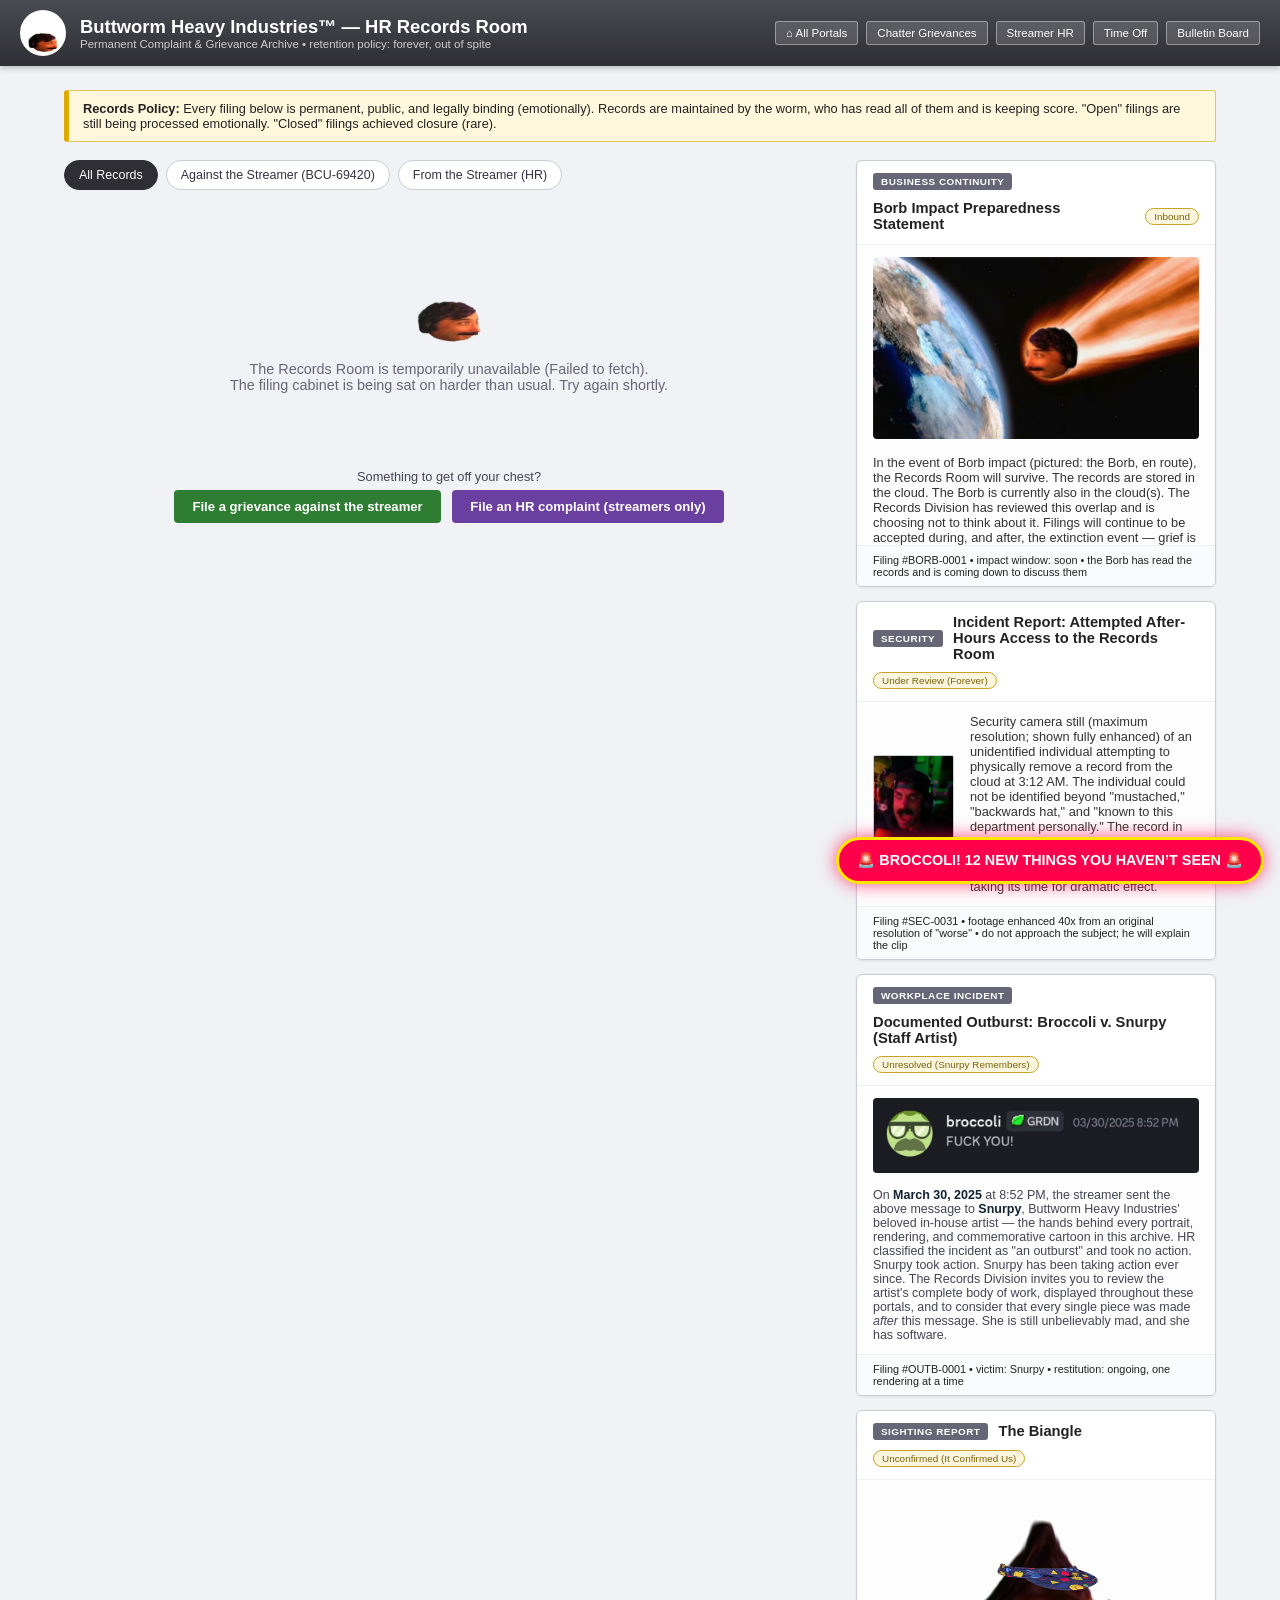
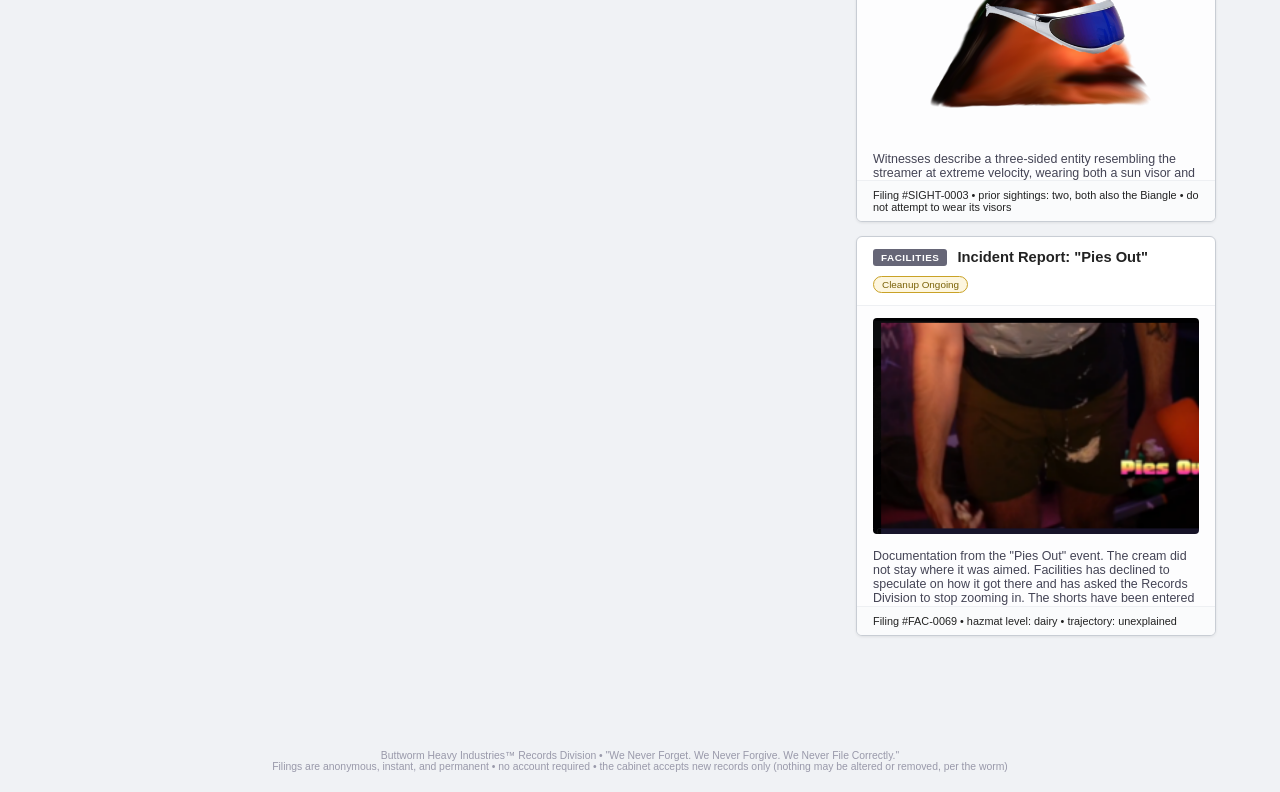
<file: records.html>
<!DOCTYPE html>
<html lang="en">
<head>
<meta charset="UTF-8">
<meta name="viewport" content="width=device-width, initial-scale=1.0">
<title>Buttworm Heavy Industries — HR Records Room</title>
<link rel="icon" type="image/webp" href="assets/face.webp">
<link rel="stylesheet" href="new-additions.css">
<style>
  :root {
    --corp-blue: #1a4d8f;
    --corp-blue-dark: #123762;
    --hr-purple: #6b3fa0;
    --bcu-green: #2e7d32;
    --corp-gray: #f0f2f5;
    --border: #c8cdd4;
    --deny-red: #c0392b;
  }
  * { box-sizing: border-box; margin: 0; padding: 0; }
  body {
    font-family: "Segoe UI", Tahoma, Arial, sans-serif;
    background: var(--corp-gray);
    color: #222;
    min-height: 100vh;
  }
  .topbar {
    background: linear-gradient(180deg, #4a4a52, #2e2e34);
    color: #fff;
    padding: 10px 20px;
    display: flex;
    align-items: center;
    gap: 14px;
    box-shadow: 0 2px 6px rgba(0,0,0,.25);
  }
  .topbar img {
    height: 46px; width: 46px;
    border-radius: 50%;
    background: #fff;
    border: 2px solid #fff;
    object-fit: cover;
  }
  .topbar h1 { font-size: 1.15rem; font-weight: 600; }
  .topbar .sub { font-size: .72rem; opacity: .75; }
  .nav { margin-left: auto; display: flex; gap: 8px; flex-wrap: wrap; }
  .nav a {
    color: #fff;
    font-size: .72rem;
    background: rgba(255,255,255,.15);
    border: 1px solid rgba(255,255,255,.4);
    padding: 5px 10px;
    border-radius: 3px;
    text-decoration: none;
    white-space: nowrap;
  }
  .nav a:hover { background: rgba(255,255,255,.28); }
  .wrap { max-width: 1180px; margin: 24px auto 80px; padding: 0 14px; }

  .layout { display: flex; gap: 22px; align-items: flex-start; }
  .col-main { flex: 1 1 0; min-width: 0; }
  .col-side { width: 360px; flex-shrink: 0; }
  @media (max-width: 940px) {
    .layout { display: block; }
    .col-side { width: auto; }
  }

  .notice {
    background: #fff8dc;
    border: 1px solid #e0c860;
    border-left: 5px solid #e0a800;
    padding: 10px 14px;
    font-size: .8rem;
    margin-bottom: 18px;
    border-radius: 3px;
  }

  .filters { display: flex; gap: 8px; margin-bottom: 16px; flex-wrap: wrap; }
  .filters button {
    font-family: inherit;
    font-size: .78rem;
    padding: 7px 14px;
    border-radius: 20px;
    border: 1px solid var(--border);
    background: #fff;
    cursor: pointer;
    color: #334;
  }
  .filters button.active { background: #2e2e34; color: #fff; border-color: #2e2e34; }
  .count { font-size: .72rem; color: #667; align-self: center; margin-left: auto; }

  .record {
    background: #fff;
    border: 1px solid var(--border);
    border-radius: 6px;
    box-shadow: 0 1px 3px rgba(0,0,0,.08);
    margin-bottom: 14px;
    overflow: hidden;
  }
  .rec-head {
    padding: 12px 16px;
    display: flex;
    align-items: center;
    gap: 10px;
    flex-wrap: wrap;
    border-bottom: 1px solid #eef0f3;
  }
  .badge {
    font-size: .62rem;
    font-weight: 700;
    letter-spacing: .5px;
    text-transform: uppercase;
    padding: 3px 8px;
    border-radius: 3px;
    color: #fff;
    white-space: nowrap;
  }
  .badge.grievance { background: var(--bcu-green); }
  .badge.hr { background: var(--hr-purple); }
  .badge.misc { background: #667; }
  .rec-title { font-weight: 600; font-size: .92rem; flex: 1; min-width: 200px; }
  .rec-meta { font-size: .68rem; color: #778; display: flex; align-items: center; gap: 6px; }
  .rec-meta img { height: 18px; width: 18px; border-radius: 50%; }
  .status-chip {
    font-size: .62rem;
    padding: 2px 8px;
    border-radius: 10px;
    border: 1px solid var(--border);
    color: #556;
    background: #fafbfc;
    white-space: nowrap;
  }
  .status-chip.open { border-color: #c9a227; background: #fdf6df; color: #7a6208; }
  .rec-body {
    padding: 12px 16px;
    font-size: .8rem;
    color: #333;
    white-space: pre-wrap;
    word-break: break-word;
    max-height: 300px;
    overflow-y: auto;
    background: #fdfdfe;
  }
  .rec-body strong { color: #123; }
  .rec-body h3 { font-size: .8rem; margin: 10px 0 4px; color: var(--corp-blue-dark); }
  .rec-foot {
    padding: 8px 16px;
    font-size: .68rem;
    border-top: 1px solid #eef0f3;
    background: #fafbfc;
  }
  .rec-foot a { color: var(--corp-blue); }

  .statebox {
    text-align: center;
    padding: 50px 20px;
    color: #667;
    font-size: .9rem;
  }
  .statebox img { height: 90px; opacity: .9; margin-bottom: 12px; }

  .cta {
    text-align: center;
    margin: 26px 0 10px;
    font-size: .8rem;
    color: #445;
  }
  .cta a.btn {
    display: inline-block;
    margin: 6px 4px 0;
    background: var(--corp-blue);
    color: #fff;
    border-radius: 4px;
    padding: 9px 18px;
    font-size: .82rem;
    font-weight: 600;
    text-decoration: none;
  }
  .cta a.btn.green { background: var(--bcu-green); }
  .cta a.btn.purple { background: var(--hr-purple); }

  footer {
    text-align: center;
    font-size: .65rem;
    color: #99a;
    padding: 20px;
  }
  footer a { color: var(--corp-blue); }
</style>
</head>
<body>

<div class="topbar">
  <img src="assets/face.webp" alt="Records custodian">
  <div>
    <h1>Buttworm Heavy Industries&trade; &mdash; HR Records Room</h1>
    <div class="sub">Permanent Complaint &amp; Grievance Archive &bull; retention policy: forever, out of spite</div>
  </div>
  <div class="nav">
    <a href="index.html">&#8962; All Portals</a>
    <a href="chatters.html">Chatter Grievances</a>
    <a href="complaints.html">Streamer HR</a>
    <a href="timeoff.html">Time Off</a>
    <a href="bulletin.html">Bulletin Board</a>
  </div>
</div>

<div class="wrap">

  <div class="notice">
    <strong>Records Policy:</strong> Every filing below is permanent, public, and legally binding
    (emotionally). Records are maintained by the worm, who has read all of them and is keeping score.
    "Open" filings are still being processed emotionally. "Closed" filings achieved closure (rare).
  </div>

  <div class="layout">
  <div class="col-main">

  <div class="filters">
    <button data-filter="all" class="active">All Records</button>
    <button data-filter="grievance">Against the Streamer (BCU-69420)</button>
    <button data-filter="hr">From the Streamer (HR)</button>
    <span class="count" id="countLabel"></span>
  </div>

  <div id="records">
    <div class="statebox" id="loading">
      <img src="assets/face.webp" alt="">
      <div>Retrieving records from the filing cabinet (the worm is sitting on it)&hellip;</div>
    </div>
  </div>

  <div class="cta">
    Something to get off your chest?<br>
    <a class="btn green" href="chatters.html">File a grievance against the streamer</a>
    <a class="btn purple" href="complaints.html">File an HR complaint (streamers only)</a>
  </div>

  </div>
  <aside class="col-side">

  <div class="record">
    <div class="rec-head"><span class="badge misc">Business Continuity</span>
      <span class="rec-title">Borb Impact Preparedness Statement</span>
      <span class="status-chip open">Inbound</span>
    </div>
    <div class="rec-body" style="display:flex;gap:16px;align-items:center;flex-wrap:wrap;white-space:normal">
      <img src="assets/borb.png" alt="The Borb approaching Earth" style="flex:1;min-width:220px;max-width:340px;border-radius:4px">
      <div style="flex:2;min-width:200px">In the event of Borb impact (pictured: the Borb, en route),
      the Records Room will survive. The records are stored in the cloud. The Borb is currently also
      in the cloud(s). The Records Division has reviewed this overlap and is choosing not to think
      about it. Filings will continue to be accepted during, and after, the extinction event
      &mdash; grief is not an excuse to stop documenting.</div>
    </div>
    <div class="rec-foot">Filing #BORB-0001 &bull; impact window: soon &bull; the Borb has read the records and is coming down to discuss them</div>
  </div>

  <div class="record" style="margin-top:14px">
    <div class="rec-head"><span class="badge misc">Security</span>
      <span class="rec-title">Incident Report: Attempted After-Hours Access to the Records Room</span>
      <span class="status-chip open">Under Review (Forever)</span>
    </div>
    <div class="rec-body" style="display:flex;gap:16px;align-items:center;flex-wrap:wrap;white-space:normal">
      <img src="assets/cctv.png" alt="Security camera still" style="width:81px;height:98px;image-rendering:pixelated;border:1px solid #c8cdd4;border-radius:2px;flex-shrink:0">
      <div style="flex:1;min-width:200px">Security camera still (maximum resolution; shown fully
      enhanced) of an unidentified individual attempting to physically remove a record from the
      cloud at 3:12 AM. The individual could not be identified beyond "mustached," "backwards hat,"
      and "known to this department personally." The record in question was about him. They all are.
      Investigation ongoing; the suspect list has one name on it and the worm is taking its time
      for dramatic effect.</div>
    </div>
    <div class="rec-foot">Filing #SEC-0031 &bull; footage enhanced 40x from an original resolution of "worse" &bull; do not approach the subject; he will explain the clip</div>
  </div>

  <div class="record" style="margin-top:14px">
    <div class="rec-head"><span class="badge misc">Workplace Incident</span>
      <span class="rec-title">Documented Outburst: Broccoli v. Snurpy (Staff Artist)</span>
      <span class="status-chip open">Unresolved (Snurpy Remembers)</span>
    </div>
    <div class="rec-body" style="white-space:normal;text-align:center">
      <img src="assets/statement.jpg" alt="The message Broccoli sent Snurpy" style="max-width:100%;border-radius:4px">
      <div style="font-size:.78rem;color:#445;margin-top:12px;text-align:left">On <strong>March 30,
      2025</strong> at 8:52 PM, the streamer sent the above message to <strong>Snurpy</strong>,
      Buttworm Heavy Industries' beloved in-house artist &mdash; the hands behind every portrait,
      rendering, and commemorative cartoon in this archive. HR classified the incident as "an
      outburst" and took no action. Snurpy took action. Snurpy has been taking action ever since.
      The Records Division invites you to review the artist's complete body of work, displayed
      throughout these portals, and to consider that every single piece was made <em>after</em>
      this message. She is still unbelievably mad, and she has software.</div>
    </div>
    <div class="rec-foot">Filing #OUTB-0001 &bull; victim: Snurpy &bull; restitution: ongoing, one rendering at a time</div>
  </div>

  <div class="record" id="biangle" style="margin-top:14px">
    <div class="rec-head"><span class="badge misc">Sighting Report</span>
      <span class="rec-title">The Biangle</span>
      <span class="status-chip open">Unconfirmed (It Confirmed Us)</span>
    </div>
    <div class="rec-body" style="white-space:normal;text-align:center">
      <img src="assets/Biangle.png" alt="The Biangle" style="max-width:100%;border-radius:4px">
      <div style="font-size:.78rem;color:#445;margin-top:12px;text-align:left">Witnesses describe a
      three-sided entity resembling the streamer at extreme velocity, wearing both a sun visor and a
      second, cooler visor. Neither visor touches it. It is already blurry: that is not your eyes.
      The Biangle appears when denial quotas are exceeded and departs when perceived. The worm
      refuses to discuss the Biangle. This report was filed by the worm.</div>
    </div>
    <div class="rec-foot">Filing #SIGHT-0003 &bull; prior sightings: two, both also the Biangle &bull; do not attempt to wear its visors</div>
  </div>

  <div class="record" id="pies-out" style="margin-top:14px">
    <div class="rec-head"><span class="badge misc">Facilities</span>
      <span class="rec-title">Incident Report: "Pies Out"</span>
      <span class="status-chip open">Cleanup Ongoing</span>
    </div>
    <div class="rec-body" style="white-space:normal;text-align:center">
      <img src="assets/pies-out.png" alt="Aftermath of the Pies Out event" style="max-width:100%;border-radius:4px">
      <div style="font-size:.78rem;color:#445;margin-top:12px;text-align:left">Documentation from the
      "Pies Out" event. The cream did not stay where it was aimed. Facilities has declined to speculate on
      how it got there and has asked the Records Division to stop zooming in. The shorts have been
      entered into the Permanent Collection against the curators' wishes.</div>
    </div>
    <div class="rec-foot">Filing #FAC-0069 &bull; hazmat level: dairy &bull; trajectory: unexplained</div>
  </div>

  </aside>
  </div>

</div>

<footer>
  Buttworm Heavy Industries&trade; Records Division &bull; "We Never Forget. We Never Forgive. We Never File Correctly."<br>
  Filings are anonymous, instant, and permanent &bull; no account required &bull; the cabinet accepts new records only (nothing may be altered or removed, per the worm)
</footer>

<script>
(function () {
  var DB = 'https://broccoli-pto-default-rtdb.firebaseio.com';
  var recordsEl = document.getElementById('records');
  var countLabel = document.getElementById('countLabel');
  var allRecords = [];
  var currentFilter = 'all';

  function esc(s) {
    return String(s).replace(/[&<>"']/g, function (c) {
      return { '&': '&amp;', '<': '&lt;', '>': '&gt;', '"': '&quot;', "'": '&#39;' }[c];
    });
  }

  // minimal, safe rendering of the markdown-ish bodies our portals generate
  function renderBody(body) {
    var html = esc(body || '(no details; the feelings were implied)');
    html = html.replace(/^### (.+)$/gm, '<h3>$1</h3>');
    html = html.replace(/\*\*(.+?)\*\*/g, '<strong>$1</strong>');
    return html;
  }

  function fmtDate(iso) {
    try {
      return new Date(iso).toLocaleDateString(undefined, { year: 'numeric', month: 'short', day: 'numeric' });
    } catch (e) { return iso; }
  }

  function render() {
    var list = allRecords.filter(function (r) {
      return currentFilter === 'all' || r.kind === currentFilter;
    });
    countLabel.textContent = list.length + ' record' + (list.length === 1 ? '' : 's') + ' on file';
    if (!list.length) {
      recordsEl.innerHTML = '<div class="statebox"><img src="assets/face.webp" alt="">' +
        '<div>No records on file. Suspicious. HR finds the silence more concerning than the complaints.</div></div>';
      return;
    }
    recordsEl.innerHTML = list.map(function (r) {
      var badge = r.kind === 'grievance' ? '<span class="badge grievance">BCU-69420 grievance</span>'
                : r.kind === 'hr' ? '<span class="badge hr">HR complaint</span>'
                : '<span class="badge misc">Unclassified filing</span>';
      return '<div class="record">' +
        '<div class="rec-head">' + badge +
          '<span class="rec-title">' + esc(r.title || '(untitled filing)') + '</span>' +
          '<span class="rec-meta"><img src="assets/face.webp" alt="">' + esc(r.name || 'anonymous') +
          ' &bull; ' + fmtDate(r.ts) + '</span>' +
          '<span class="status-chip open">Being Processed Emotionally</span>' +
        '</div>' +
        '<div class="rec-body">' + renderBody(r.body) + '</div>' +
        '<div class="rec-foot">Filing #' + esc(r.id) + ' &bull; 0 response(s) from the accused &bull; withdrawal requests: see worm</div>' +
      '</div>';
    }).join('');
  }

  document.querySelectorAll('.filters button').forEach(function (btn) {
    btn.addEventListener('click', function () {
      document.querySelectorAll('.filters button').forEach(function (b) { b.classList.remove('active'); });
      btn.classList.add('active');
      currentFilter = btn.getAttribute('data-filter');
      render();
    });
  });

  fetch(DB + '/complaints.json')
    .then(function (res) {
      if (!res.ok) throw new Error('the cabinet said ' + res.status);
      return res.json();
    })
    .then(function (data) {
      allRecords = Object.keys(data || {}).map(function (id) {
        var r = data[id] || {};
        return {
          id: id.slice(-6),
          title: String(r.title || ''),
          kind: r.kind === 'grievance' || r.kind === 'hr' ? r.kind : 'misc',
          body: String(r.body || ''),
          name: String(r.name || 'anonymous'),
          ts: Number(r.ts) || 0
        };
      }).sort(function (a, b) { return b.ts - a.ts; });
      render();
    })
    .catch(function (err) {
      recordsEl.innerHTML = '<div class="statebox"><img src="assets/face.webp" alt="">' +
        '<div>The Records Room is temporarily unavailable (' + esc(err.message) + ').<br>' +
        'The filing cabinet is being sat on harder than usual. Try again shortly.</div></div>';
    });
})();
</script>
<script src="new-additions.js"></script>
</body>
</html>
</file>
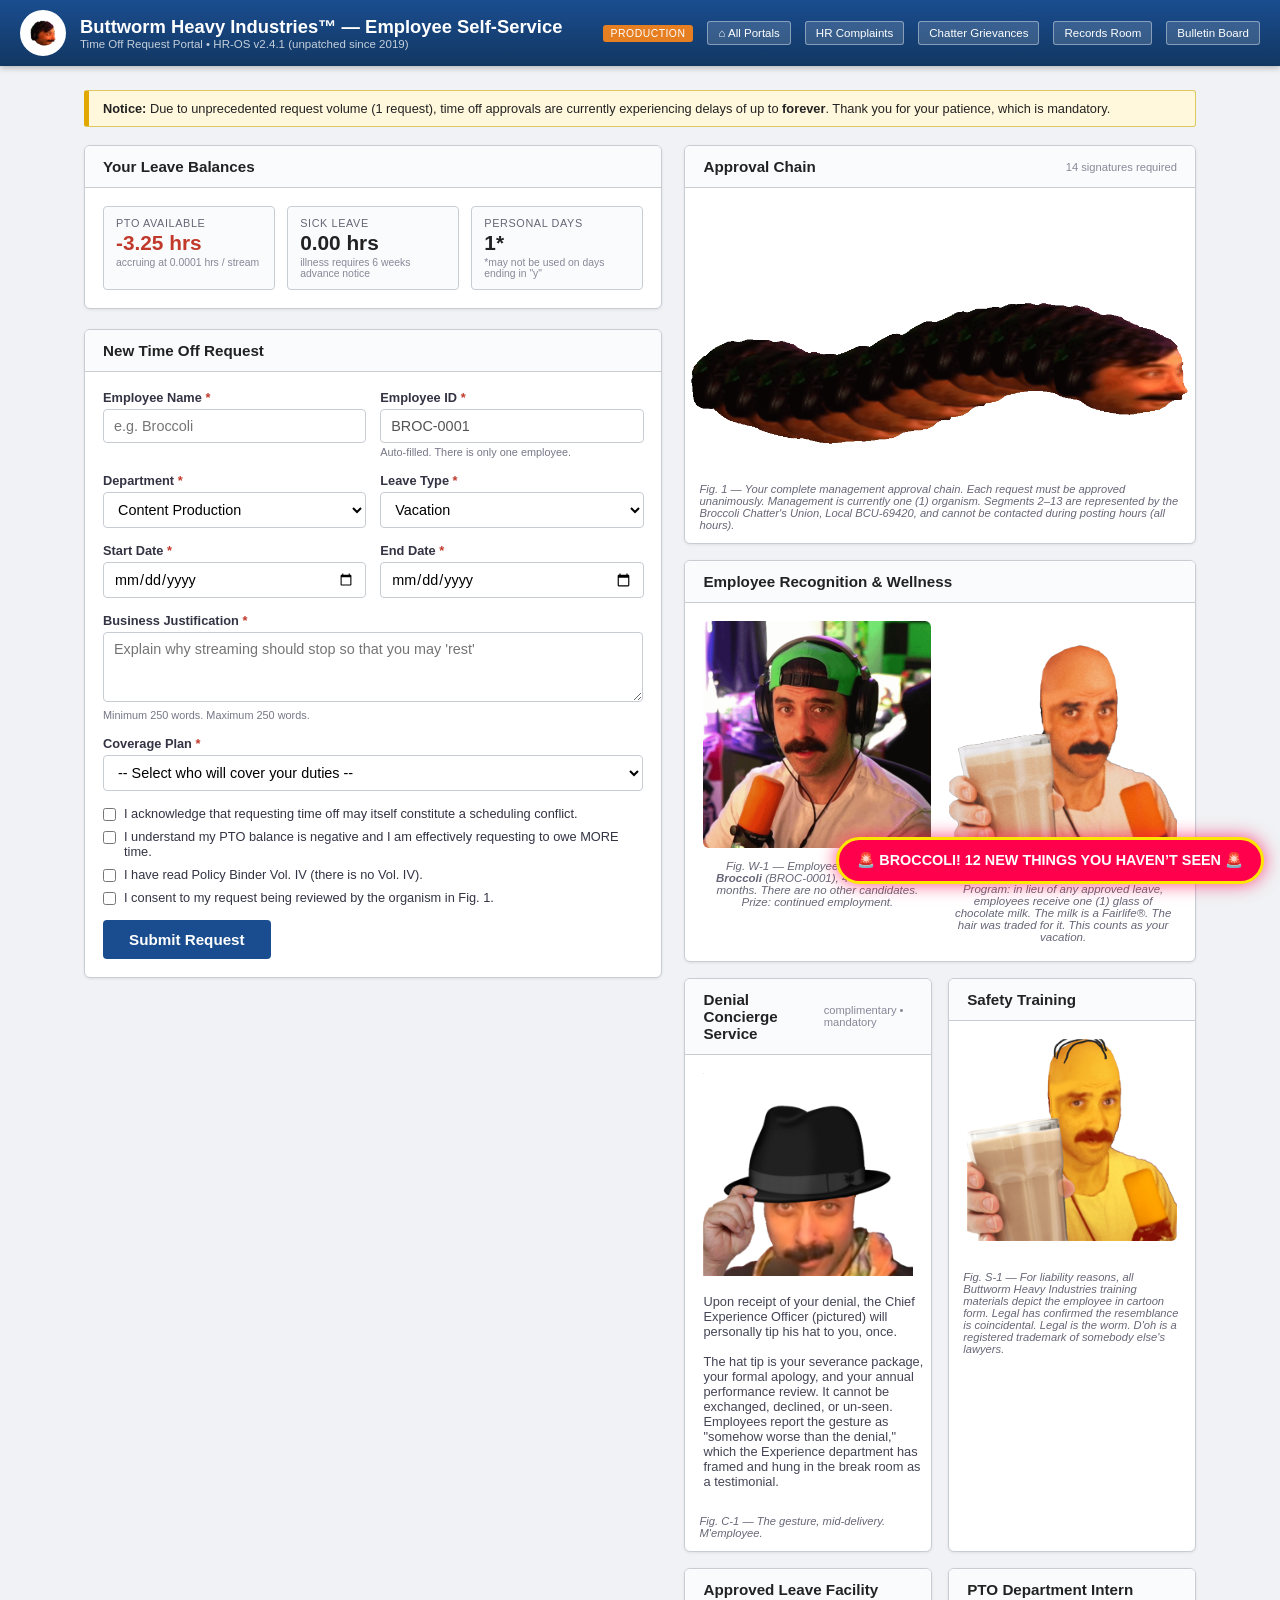
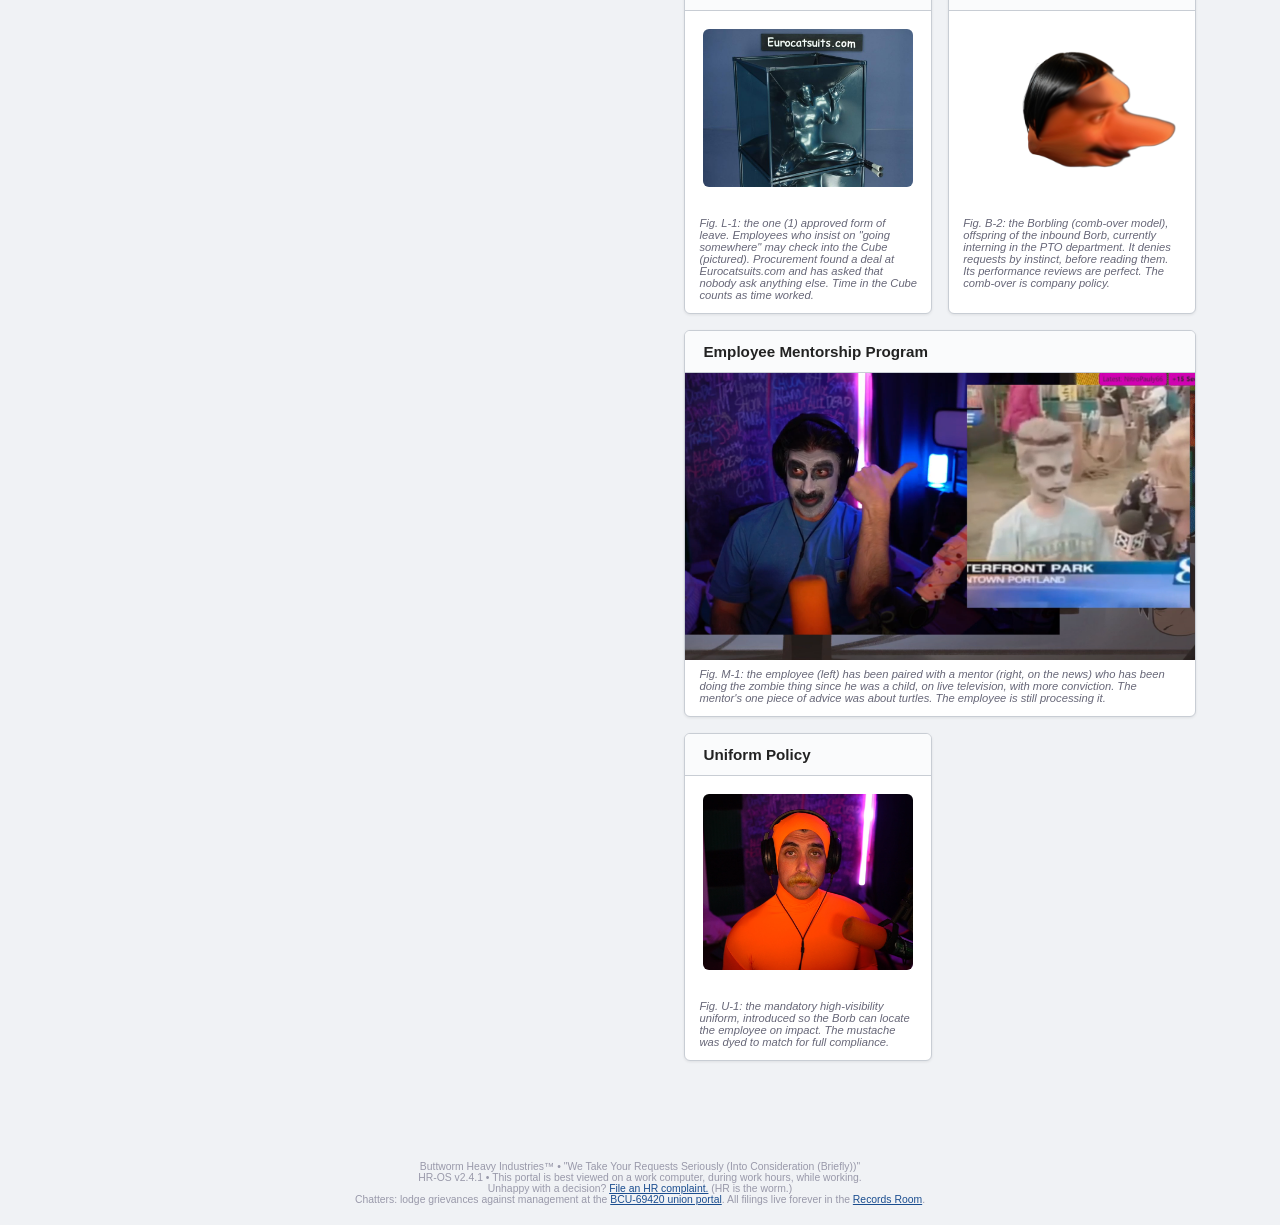
<file: timeoff.html>
<!DOCTYPE html>
<html lang="en">
<head>
<meta charset="UTF-8">
<meta name="viewport" content="width=device-width, initial-scale=1.0">
<title>Buttworm Heavy Industries — Time Off Request Portal</title>
<link rel="icon" type="image/webp" href="assets/face.webp">
<link rel="stylesheet" href="new-additions.css">
<style>
  :root {
    --corp-blue: #1a4d8f;
    --corp-blue-dark: #123762;
    --corp-gray: #f0f2f5;
    --border: #c8cdd4;
    --deny-red: #c0392b;
    --approve-green: #1e8449;
  }
  * { box-sizing: border-box; margin: 0; padding: 0; }
  body {
    font-family: "Segoe UI", Tahoma, Arial, sans-serif;
    background: var(--corp-gray);
    color: #222;
    min-height: 100vh;
  }
  .topbar {
    background: linear-gradient(180deg, var(--corp-blue), var(--corp-blue-dark));
    color: #fff;
    padding: 10px 20px;
    display: flex;
    align-items: center;
    gap: 14px;
    box-shadow: 0 2px 6px rgba(0,0,0,.25);
  }
  .topbar img {
    height: 46px; width: 46px;
    border-radius: 50%;
    background: #fff;
    border: 2px solid #fff;
    object-fit: cover;
  }
  .topbar h1 { font-size: 1.15rem; font-weight: 600; }
  .topbar .sub { font-size: .72rem; opacity: .75; }
  .envbadge {
    margin-left: auto;
    font-size: .65rem;
    background: #e67e22;
    padding: 3px 8px;
    border-radius: 3px;
    letter-spacing: .5px;
  }
  .topbar a.navlink {
    color: #fff;
    font-size: .72rem;
    background: rgba(255,255,255,.15);
    border: 1px solid rgba(255,255,255,.4);
    padding: 5px 10px;
    border-radius: 3px;
    text-decoration: none;
    white-space: nowrap;
  }
  .topbar a.navlink:hover { background: rgba(255,255,255,.28); }
  .wrap { max-width: 1140px; margin: 24px auto 80px; padding: 0 14px; }

  .layout { display: flex; gap: 22px; align-items: flex-start; }
  .col-main { flex: 1 1 0; min-width: 0; }
  .col-side {
    width: 46%;
    flex-shrink: 0;
    display: grid;
    grid-template-columns: 1fr 1fr;
    gap: 16px;
    align-content: start;
  }
  .col-side .card { margin-bottom: 0; }
  .col-side .span2 { grid-column: 1 / -1; }
  @media (max-width: 940px) {
    .layout { display: block; }
    .col-side { width: auto; display: block; }
    .col-side .card { margin-bottom: 20px; }
  }

  .notice {
    background: #fff8dc;
    border: 1px solid #e0c860;
    border-left: 5px solid #e0a800;
    padding: 10px 14px;
    font-size: .8rem;
    margin-bottom: 18px;
    border-radius: 3px;
  }

  .card {
    background: #fff;
    border: 1px solid var(--border);
    border-radius: 6px;
    box-shadow: 0 1px 3px rgba(0,0,0,.08);
    margin-bottom: 20px;
    overflow: hidden;
  }
  .card-head {
    background: #fafbfc;
    border-bottom: 1px solid var(--border);
    padding: 12px 18px;
    font-weight: 600;
    font-size: .95rem;
    display: flex;
    justify-content: space-between;
    align-items: center;
  }
  .card-body { padding: 18px; }

  .balance-row { display: flex; gap: 12px; flex-wrap: wrap; }
  .stat {
    flex: 1 1 150px;
    border: 1px solid var(--border);
    border-radius: 4px;
    padding: 10px 12px;
    background: #fafbfc;
  }
  .stat .label { font-size: .68rem; text-transform: uppercase; letter-spacing: .6px; color: #667; }
  .stat .value { font-size: 1.3rem; font-weight: 700; margin-top: 2px; }
  .stat .value.bad { color: var(--deny-red); }
  .stat .note { font-size: .65rem; color: #889; margin-top: 2px; }

  form .row { margin-bottom: 15px; }
  label { display: block; font-size: .8rem; font-weight: 600; margin-bottom: 4px; color: #334; }
  label .req { color: var(--deny-red); }
  input[type=text], input[type=date], select, textarea {
    width: 100%;
    padding: 8px 10px;
    border: 1px solid var(--border);
    border-radius: 4px;
    font-size: .9rem;
    font-family: inherit;
    background: #fff;
  }
  textarea { resize: vertical; min-height: 70px; }
  .hint { font-size: .68rem; color: #778; margin-top: 3px; }
  .two-col { display: flex; gap: 14px; }
  .two-col > div { flex: 1; }

  .checks { font-size: .78rem; }
  .checks label { display: flex; gap: 8px; font-weight: 400; margin-bottom: 8px; align-items: flex-start; cursor: pointer; }
  .checks input { margin-top: 2px; }

  .btn {
    background: var(--corp-blue);
    color: #fff;
    border: none;
    border-radius: 4px;
    padding: 11px 26px;
    font-size: .95rem;
    font-weight: 600;
    cursor: pointer;
    font-family: inherit;
  }
  .btn:hover { background: var(--corp-blue-dark); }
  .btn.secondary { background: #fff; color: var(--corp-blue); border: 1px solid var(--corp-blue); }

  .chain-img { width: 100%; display: block; }
  .figcap { font-size: .7rem; color: #667; padding: 8px 14px 12px; font-style: italic; }

  /* processing overlay */
  .overlay {
    position: fixed; inset: 0;
    background: rgba(18, 30, 48, .93);
    display: none;
    align-items: center;
    justify-content: center;
    z-index: 50;
  }
  .overlay.show { display: flex; }
  .overlay .box { text-align: center; color: #fff; max-width: 520px; padding: 20px; }
  .overlay img { max-width: 320px; width: 80%; border-radius: 8px; background: #fff; }
  .overlay .status { margin-top: 18px; font-size: 1rem; min-height: 1.4em; }
  .overlay .pct { font-size: .75rem; opacity: .7; margin-top: 6px; }

  /* verdict */
  #verdict { display: none; }
  .stamp {
    display: inline-block;
    font-size: 2.6rem;
    font-weight: 900;
    letter-spacing: 4px;
    color: var(--deny-red);
    border: 6px solid var(--deny-red);
    border-radius: 8px;
    padding: 6px 22px;
    transform: rotate(-8deg);
    text-transform: uppercase;
    animation: stampIn .3s cubic-bezier(.2, 2.5, .5, 1);
    margin: 10px 0 16px;
  }
  .stamp.ok { color: var(--approve-green); border-color: var(--approve-green); }
  @keyframes stampIn {
    from { transform: rotate(-8deg) scale(3); opacity: 0; }
    to   { transform: rotate(-8deg) scale(1); opacity: 1; }
  }
  .verdict-body { text-align: center; padding: 26px 18px; }
  .verdict-reason { font-size: .95rem; max-width: 520px; margin: 0 auto 20px; color: #333; }
  .signoff {
    display: flex; align-items: center; gap: 12px;
    justify-content: center; margin: 18px 0 6px;
  }
  .signoff img { height: 64px; width: 64px; object-fit: contain; }
  .signoff .who { text-align: left; font-size: .78rem; color: #445; }
  .signoff .who .name { font-family: "Segoe Script", "Comic Sans MS", cursive; font-size: 1.15rem; color: #123; }
  .fineprint { font-size: .62rem; color: #99a; max-width: 480px; margin: 14px auto 0; }
  .verdict-actions { margin-top: 18px; display: flex; gap: 10px; justify-content: center; flex-wrap: wrap; }
  #appealNote { font-size: .78rem; color: var(--deny-red); margin-top: 10px; font-weight: 600; }

  footer {
    text-align: center;
    font-size: .65rem;
    color: #99a;
    padding: 20px;
  }
  .marquee-wrap {
    position: fixed;
    bottom: 0; left: 0; right: 0;
    pointer-events: none;
    z-index: 40;
    overflow: hidden;
    height: 120px;
    display: none;
  }
  .marquee-wrap img {
    position: absolute;
    bottom: 0;
    height: 110px;
    left: -260px;
    animation: crawl 14s linear infinite;
  }
  @keyframes crawl {
    from { left: -260px; }
    to   { left: 100%; }
  }
</style>
</head>
<body>

<div class="topbar">
  <img src="assets/face.webp" alt="Buttworm Heavy Industries logo">
  <div>
    <h1>Buttworm Heavy Industries&trade; &mdash; Employee Self-Service</h1>
    <div class="sub">Time Off Request Portal &bull; HR-OS v2.4.1 (unpatched since 2019)</div>
  </div>
  <span class="envbadge">PRODUCTION</span>
  <a class="navlink" href="index.html">&#8962; All Portals</a>
  <a class="navlink" href="complaints.html">HR Complaints</a>
  <a class="navlink" href="chatters.html">Chatter Grievances</a>
  <a class="navlink" href="records.html">Records Room</a>
  <a class="navlink" href="bulletin.html">Bulletin Board</a>
</div>

<div class="wrap">

  <div class="notice">
    <strong>Notice:</strong> Due to unprecedented request volume (1 request), time off approvals are
    currently experiencing delays of up to <strong>forever</strong>. Thank you for your patience,
    which is mandatory.
  </div>

  <div class="layout">
  <div class="col-main">

  <div class="card">
    <div class="card-head">Your Leave Balances</div>
    <div class="card-body balance-row">
      <div class="stat">
        <div class="label">PTO Available</div>
        <div class="value bad">-3.25 hrs</div>
        <div class="note">accruing at 0.0001 hrs / stream</div>
      </div>
      <div class="stat">
        <div class="label">Sick Leave</div>
        <div class="value">0.00 hrs</div>
        <div class="note">illness requires 6 weeks advance notice</div>
      </div>
      <div class="stat">
        <div class="label">Personal Days</div>
        <div class="value">1*</div>
        <div class="note">*may not be used on days ending in "y"</div>
      </div>
    </div>
  </div>

  <div class="card" id="formCard">
    <div class="card-head">New Time Off Request</div>
    <div class="card-body">
      <form id="ptoForm">
        <div class="two-col row">
          <div>
            <label>Employee Name <span class="req">*</span></label>
            <input type="text" id="empName" placeholder="e.g. Broccoli" required>
          </div>
          <div>
            <label>Employee ID <span class="req">*</span></label>
            <input type="text" value="BROC-0001" disabled>
            <div class="hint">Auto-filled. There is only one employee.</div>
          </div>
        </div>

        <div class="two-col row">
          <div>
            <label>Department <span class="req">*</span></label>
            <select required>
              <option>Content Production</option>
              <option>Zomboid Casualty Analysis</option>
              <option>Chat Moderation &amp; Emotional Damage</option>
              <option>Professional Lurking</option>
              <option>Middle Management (segments 2&ndash;13)</option>
            </select>
          </div>
          <div>
            <label>Leave Type <span class="req">*</span></label>
            <select id="leaveType" required>
              <option>Vacation</option>
              <option>Sick (proof of illness + illness itself required)</option>
              <option>Buttworms (HR asks that you do not elaborate)</option>
              <option>Sweetie Cutie Yard Time</option>
              <option>Touching Grass (experimental)</option>
              <option>New Game Release (auto-denied)</option>
              <option>Jury Duty (we will check)</option>
              <option>Wedding (yours; others' weddings are hobbies)</option>
              <option>Act of Borb (impact attendance is mandatory)</option>
            </select>
          </div>
        </div>

        <div class="two-col row">
          <div>
            <label>Start Date <span class="req">*</span></label>
            <input type="date" id="startDate" required>
          </div>
          <div>
            <label>End Date <span class="req">*</span></label>
            <input type="date" id="endDate" required>
          </div>
        </div>

        <div class="row">
          <label>Business Justification <span class="req">*</span></label>
          <textarea id="reason" placeholder="Explain why streaming should stop so that you may 'rest'" required></textarea>
          <div class="hint">Minimum 250 words. Maximum 250 words.</div>
        </div>

        <div class="row">
          <label>Coverage Plan <span class="req">*</span></label>
          <select required>
            <option value="">-- Select who will cover your duties --</option>
            <option>Nobody (stream simply does not happen)</option>
            <option>A recording of me looking at the camera</option>
            <option>The worm (Fig. 1)</option>
            <option>Chat moderates itself (catastrophic)</option>
          </select>
        </div>

        <div class="row checks">
          <label><input type="checkbox" required> I acknowledge that requesting time off may itself constitute a scheduling conflict.</label>
          <label><input type="checkbox" required> I understand my PTO balance is negative and I am effectively requesting to owe MORE time.</label>
          <label><input type="checkbox" required> I have read Policy Binder Vol. IV (there is no Vol. IV).</label>
          <label><input type="checkbox" required> I consent to my request being reviewed by the organism in Fig. 1.</label>
        </div>

        <button type="submit" class="btn">Submit Request</button>
      </form>
    </div>
  </div>

  <div class="card" id="verdict">
    <div class="card-head">Request Status <span id="ticketNo" style="font-weight:400;font-size:.7rem;color:#889"></span></div>
    <div class="verdict-body">
      <div class="stamp" id="stampEl">Denied</div>
      <p class="verdict-reason" id="verdictReason"></p>
      <div class="signoff">
        <img src="assets/face.webp" alt="Chief Approval Officer">
        <div class="who">
          <div class="name" id="signName">B. Industries</div>
          Chief Approval Officer &amp; All 14 Managers<br>
          Buttworm Heavy Industries&trade; Human Resources<br>
          <span id="unionLine">In cooperation with the Broccoli Chatter's Union, BCU-69420</span>
        </div>
      </div>
      <div id="reactionFig" style="margin-top:18px">
        <img src="assets/mad.png" alt="Live employee reaction" style="max-width:230px;width:65%">
        <div style="font-size:.68rem;color:#889;font-style:italic;margin-top:4px">Fig. R-1 &mdash; Live
        employee reaction, captured automatically at the moment of denial. The webcam turns itself on
        for this. That feature cannot be disabled. HR watches these back at the holiday party.</div>
      </div>
      <div id="appealNote"></div>
      <div class="verdict-actions">
        <button class="btn secondary" id="appealBtn">File an Appeal</button>
        <button class="btn" id="againBtn">Submit New Request</button>
      </div>
      <p class="fineprint">This decision was reached after careful deliberation lasting several
      milliseconds. Decisions are final, binding, and were made before you finished typing. Broccoli
      Industries is an equal-opportunity denier of requests. Appeals are processed by the same
      organism that denied the original request.</p>
    </div>
  </div>

  </div>
  <aside class="col-side">

  <div class="card span2">
    <div class="card-head">Approval Chain <span style="font-weight:400;font-size:.7rem;color:#889">14 signatures required</span></div>
    <img class="chain-img" src="assets/worm.gif" alt="The full management approval chain">
    <div class="figcap">Fig. 1 &mdash; Your complete management approval chain. Each request must be approved
    unanimously. Management is currently one (1) organism. Segments 2&ndash;13 are represented by the
    Broccoli Chatter's Union, Local BCU-69420, and cannot be contacted during posting hours (all hours).</div>
  </div>

  <div class="card span2">
    <div class="card-head">Employee Recognition &amp; Wellness</div>
    <div class="card-body" style="display:flex;gap:18px;flex-wrap:wrap">
      <div style="flex:1;min-width:220px;text-align:center">
        <img src="assets/broccoli.gif" alt="Employee of the Month" style="width:100%;max-width:260px;border-radius:6px">
        <div style="font-size:.72rem;color:#667;font-style:italic;margin-top:8px">Fig. W-1 &mdash; Employee of the
        Month: <strong>Broccoli</strong> (BROC-0001), 47 consecutive months. There are no other candidates.
        Prize: continued employment.</div>
      </div>
      <div style="flex:1;min-width:220px;text-align:center">
        <img src="assets/bald-broc.png" alt="The Wellness Program" style="width:100%;max-width:260px;border-radius:6px">
        <div style="font-size:.72rem;color:#667;font-style:italic;margin-top:8px">Fig. W-2 &mdash; The Employee
        Wellness Program: in lieu of any approved leave, employees receive one (1) glass of chocolate milk.
        The milk is a Fairlife&reg;. The hair was traded for it. This counts as your vacation.</div>
      </div>
    </div>
  </div>

  <div class="card">
    <div class="card-head">Denial Concierge Service <span style="font-weight:400;font-size:.7rem;color:#889">complimentary &bull; mandatory</span></div>
    <div class="card-body" style="display:flex;gap:18px;align-items:center;flex-wrap:wrap">
      <img src="assets/mlady.png" alt="The Chief Experience Officer, tipping his hat" style="flex:1;min-width:200px;max-width:250px">
      <div style="flex:2;min-width:220px;font-size:.8rem;color:#445">
        Upon receipt of your denial, the Chief Experience Officer (pictured) will personally tip his
        hat to you, once.
        <br><br>
        The hat tip is your severance package, your formal apology, and your annual performance
        review. It cannot be exchanged, declined, or un-seen. Employees report the gesture as
        "somehow worse than the denial," which the Experience department has framed and hung in
        the break room as a testimonial.
      </div>
    </div>
    <div class="figcap">Fig. C-1 &mdash; The gesture, mid-delivery. M'employee.</div>
  </div>

  <div class="card">
    <div class="card-head">Safety Training</div>
    <div class="card-body" style="text-align:center">
      <img src="assets/homer.png" alt="The employee, as depicted in training materials" style="width:100%;max-width:230px;border-radius:6px">
    </div>
    <div class="figcap">Fig. S-1 &mdash; For liability reasons, all Buttworm Heavy Industries training
    materials depict the employee in cartoon form. Legal has confirmed the resemblance is coincidental.
    Legal is the worm. D'oh is a registered trademark of somebody else's lawyers.</div>
  </div>

  <div class="card" id="cube">
    <div class="card-head">Approved Leave Facility</div>
    <div class="card-body" style="text-align:center">
      <img src="assets/TheCube.jpg" alt="The Cube, the approved leave facility" style="width:100%;max-width:280px;border-radius:6px">
    </div>
    <div class="figcap">Fig. L-1: the one (1) approved form of leave. Employees who insist on "going
    somewhere" may check into the Cube (pictured). Procurement found a deal at Eurocatsuits.com and
    has asked that nobody ask anything else. Time in the Cube counts as time worked.</div>
  </div>

  <div class="card" id="borbling">
    <div class="card-head">PTO Department Intern</div>
    <div class="card-body" style="text-align:center">
      <img src="assets/CombOverBorbling.png" alt="The Borbling" style="width:100%;max-width:250px;border-radius:6px">
    </div>
    <div class="figcap">Fig. B-2: the Borbling (comb-over model), offspring of the inbound Borb,
    currently interning in the PTO department. It denies requests by instinct, before reading them.
    Its performance reviews are perfect. The comb-over is company policy.</div>
  </div>

  <div class="card span2" id="mentorship">
    <div class="card-head">Employee Mentorship Program</div>
    <img src="assets/mentor.png" alt="The employee with his assigned mentor" style="width:100%;display:block">
    <div class="figcap">Fig. M-1: the employee (left) has been paired with a mentor (right, on the news)
    who has been doing the zombie thing since he was a child, on live television, with more conviction.
    The mentor's one piece of advice was about turtles. The employee is still processing it.</div>
  </div>

  <div class="card" id="uniform">
    <div class="card-head">Uniform Policy</div>
    <div class="card-body" style="text-align:center">
      <img src="assets/hivis.png" alt="The high-visibility uniform" style="width:100%;max-width:230px;border-radius:6px">
    </div>
    <div class="figcap">Fig. U-1: the mandatory high-visibility uniform, introduced so the Borb can
    locate the employee on impact. The mustache was dyed to match for full compliance.</div>
  </div>

  </aside>
  </div>

</div>

<div class="overlay" id="overlay">
  <div class="box">
    <img src="assets/bounce.gif" alt="Management deliberating">
    <div class="status" id="statusText">Contacting Human Resources&hellip;</div>
    <div class="pct" id="pctText">0% complete</div>
  </div>
</div>

<div class="marquee-wrap" id="marquee">
  <img src="assets/worm.gif" alt="">
</div>

<footer>
  Buttworm Heavy Industries&trade; &bull; "We Take Your Requests Seriously (Into Consideration (Briefly))"<br>
  HR-OS v2.4.1 &bull; This portal is best viewed on a work computer, during work hours, while working.<br>
  Unhappy with a decision? <a href="complaints.html" style="color:#1a4d8f">File an HR complaint.</a> (HR is the worm.)<br>
  Chatters: lodge grievances against management at the <a href="chatters.html" style="color:#1a4d8f">BCU-69420 union portal</a>.
  All filings live forever in the <a href="records.html" style="color:#1a4d8f">Records Room</a>.
</footer>

<script>
(function () {
  var form = document.getElementById('ptoForm');
  var overlay = document.getElementById('overlay');
  var statusText = document.getElementById('statusText');
  var pctText = document.getElementById('pctText');
  var verdict = document.getElementById('verdict');
  var stampEl = document.getElementById('stampEl');
  var verdictReason = document.getElementById('verdictReason');
  var ticketNo = document.getElementById('ticketNo');
  var appealBtn = document.getElementById('appealBtn');
  var againBtn = document.getElementById('againBtn');
  var appealNote = document.getElementById('appealNote');
  var marquee = document.getElementById('marquee');
  var formCard = document.getElementById('formCard');
  var appeals = 0;

  var steps = [
    'Validating employee sentiment…',
    'Waking the approval chain…',
    'Approval chain is stretching…',
    'Consulting Policy Binder Vol. IV…',
    'Vol. IV not found. Improvising…',
    'Escalating to middle management…',
    'Escalating to the middle of middle management…',
    'Notifying the Broccoli Chatter\'s Union (BCU-69420)…',
    'BCU-69420 is caucusing…',
    'Manager 7 of 14 reviewing (he is a segment)…',
    'Cross-referencing your dates against vibes…',
    'Calculating how personally to take this…',
    'Drafting rejection (pre-emptively)…',
    'Finalizing decision made 4 seconds ago…'
  ];

  var denials = [
    'The dates you requested conflict with the dates you requested.',
    'Insufficient PTO balance. You may borrow against your 2031 accrual at an interest rate of one (1) additional stream per hour.',
    'Manager 7 of 14 could not be reached. He is a segment of a worm and does not have email.',
    'Your business justification was reviewed and found to be emotionally moving. However: no.',
    'Denied per company policy 12.4.1(b), which reads, in full: "no."',
    'HR has determined you were not scheduled to exist on the requested dates. Request is therefore moot.',
    'Approval chain deadlocked: Manager 3 approved your request, then remembered who you are.',
    'Your coverage plan ("The worm, Fig. 1") was rejected by the worm (Fig. 1), citing a conflict of interest.',
    'Request received outside the approved window for receiving requests (the window is painted shut).',
    'The approval chain reviewed your request and ate it. A replacement form has been denied on your behalf.',
    'Your request was approved unanimously, but the ink used to sign it is on backorder until Q3 2031.',
    'Time off implies time on, which implies time, which Legal has advised us not to acknowledge.',
    'Your requested dates overlap the subathon. Per BCU-69420 Art. 23 (which you signed), a Golden Kappa train has already extended your shift by 2.3x. Then another one did.',
    'Your requested dates fall within the projected Borb impact window. Impact is a work event. Attendance is mandatory. Bring a helmet (helmets not provided).',
    'The Broccoli Chatter\'s Union (BCU-69420) has filed a grievance against your request. The grievance was approved. Your request was not.',
    'Per the collective bargaining agreement with BCU-69420, chatters are guaranteed a streamer. You are the streamer. Do the math.',
    'BCU-69420 voted 12–0 against, with segments 1 and 14 abstaining (they are the head and are legally you).'
  ];

  var buttwormDenials = [
    'Your buttworms claim has been forwarded to the worm (Fig. 1) for a conflict-of-interest review. Denied pending its recusal, which it has declined.',
    'Buttworms are classified as dependents, not an illness. Please add them to your health plan during open enrollment.',
    'Per company policy, buttworms are a pre-existing condition and are therefore considered part of your job.',
    'BCU-69420 has moved to unionize your buttworms. Until negotiations conclude, they are required to report to work with you.'
  ];

  var approvals = [
    'Congratulations. Your request has been APPROVED. Note: approval is decorative and confers no time off.',
    'APPROVED. The approval chain was in an unusually good mood (it found a leaf). This will be corrected.'
  ];

  function ticket() {
    return 'Ticket #BROC-' + String(Math.floor(Math.random() * 90000) + 10000);
  }

  form.addEventListener('submit', function (e) {
    e.preventDefault();
    overlay.classList.add('show');
    marquee.style.display = 'block';
    var i = 0;
    var totalSteps = steps.length;
    statusText.textContent = steps[0];
    pctText.textContent = '0% complete';
    var timer = setInterval(function () {
      i++;
      if (i < totalSteps) {
        statusText.textContent = steps[i];
        // progress that goes backwards once, like all good enterprise software
        var pct = Math.round((i / totalSteps) * 100);
        if (i === 7) pct = 31;
        pctText.textContent = pct + '% complete';
      } else {
        clearInterval(timer);
        overlay.classList.remove('show');
        marquee.style.display = 'none';
        showVerdict();
      }
    }, 950);
  });

  function showVerdict() {
    appeals = 0;
    appealNote.textContent = '';
    var leave = document.getElementById('leaveType').value;
    var yardTime = leave.indexOf('Sweetie Cutie') === 0;
    var buttworms = leave.indexOf('Buttworms') === 0;
    var approved = yardTime || Math.random() < 0.05;
    stampEl.textContent = approved ? 'Approved*' : 'Denied';
    stampEl.className = 'stamp' + (approved ? ' ok' : '');
    if (yardTime) {
      verdictReason.textContent = 'APPROVED by emergency unanimous vote of the Broccoli Chatter\'s ' +
        'Union (BCU-69420), who consider Sweetie Cutie Yard Time a protected activity. ' +
        '*This approval is contingent upon the delivery of one (1) Soju Saturday stream. ' +
        'Failure to deliver will convert this approval into a retroactive denial and the ' +
        'yard time will be billed back at the prevailing worm rate.';
    } else {
      var pool = approved ? approvals : (buttworms ? buttwormDenials : denials);
      verdictReason.textContent = pool[Math.floor(Math.random() * pool.length)];
    }
    document.getElementById('reactionFig').style.display = approved ? 'none' : 'block';
    ticketNo.textContent = ticket() + ' • resolved in 0.0002s';
    var name = (document.getElementById('empName').value || 'Valued Employee').trim();
    document.getElementById('signName').textContent = 'On behalf of ' + name + "'s better judgment";
    formCard.style.display = 'none';
    verdict.style.display = 'block';
    // restart stamp animation
    stampEl.style.animation = 'none';
    void stampEl.offsetWidth;
    stampEl.style.animation = '';
    window.scrollTo({ top: 0, behavior: 'smooth' });
  }

  appealBtn.addEventListener('click', function () {
    appeals++;
    var msgs = [
      'Appeal denied. (Processed in 0.0001s — a new record.)',
      'Appeal denied. The appeal reviewer is the same worm.',
      'Appeal denied. Filing further appeals now counts as vacation.',
      'Appeal denied. HR would like you to know this is starting to feel personal (for them).',
      'Appeal #' + appeals + ' denied. The worm is no longer making eye contact.'
    ];
    appealNote.textContent = msgs[Math.min(appeals - 1, msgs.length - 1)];
  });

  againBtn.addEventListener('click', function () {
    verdict.style.display = 'none';
    formCard.style.display = 'block';
    window.scrollTo({ top: 0, behavior: 'smooth' });
  });
})();
</script>
<script src="new-additions.js"></script>
</body>
</html>
</file>
<file: new-additions.css>
/* Shared "NEW ADDITIONS" styles: gateway section, floating nag button, and arrival highlight. */

.na-wrap {
  position: relative;
  margin: 0 0 28px;
  border-radius: 14px;
  padding: 6px;
  background: linear-gradient(90deg, #ff004c, #ff9a00, #ffe600, #2bd96b, #1fb6ff, #9b5cff, #ff004c);
  background-size: 300% 100%;
  animation: na-rainbow 6s linear infinite;
  box-shadow: 0 0 26px rgba(255, 0, 120, .4);
  scroll-margin-top: 16px;
}
.na-inner {
  background: #140c22;
  border-radius: 10px;
  overflow: hidden;
  color: #fff;
}

.na-head {
  position: relative;
  padding: 24px 16px 14px;
  text-align: center;
  min-height: 170px;
}
.na-head canvas {
  position: absolute;
  inset: 0;
  width: 100%;
  height: 100%;
  pointer-events: none;
}
.na-title {
  position: relative;
  font-size: clamp(1.5rem, 4vw, 2.7rem);
  font-weight: 900;
  letter-spacing: 1px;
  line-height: 1.1;
  text-shadow: 0 0 14px #ff2f92, 3px 3px 0 #000;
  animation: na-shake 2.6s ease-in-out infinite;
}
.na-sub {
  position: relative;
  font-size: 1rem;
  margin-top: 8px;
  color: #ffe600;
  font-weight: 800;
  text-shadow: 2px 2px 0 #000;
}
.na-arrows {
  position: relative;
  display: flex;
  justify-content: center;
  gap: 26px;
  font-size: 2.2rem;
  margin-top: 10px;
}
.na-arrows span {
  display: inline-block;
  color: #ffe600;
  text-shadow: 0 0 10px #ff9a00;
  animation: na-bounce .9s ease-in-out infinite;
}
.na-arrows span:nth-child(even) { animation-delay: .45s; color: #2bd96b; text-shadow: 0 0 10px #2bd96b; }

.na-marquee {
  overflow: hidden;
  white-space: nowrap;
  background: #ffe600;
  color: #140c22;
  font-weight: 900;
  padding: 7px 0;
  font-size: .92rem;
  letter-spacing: .5px;
}
.na-marquee div {
  display: inline-block;
  padding-left: 100%;
  animation: na-scroll 22s linear infinite;
}

.na-label {
  padding: 14px 16px 0;
  font-weight: 900;
  color: #ffe600;
  font-size: .85rem;
  letter-spacing: 1.5px;
  text-transform: uppercase;
}
.na-list {
  display: grid;
  grid-template-columns: repeat(auto-fill, minmax(270px, 1fr));
  gap: 16px;
  padding: 14px 16px 16px;
}
.na-item {
  position: relative;
  display: flex;
  gap: 12px;
  align-items: center;
  background: #24173a;
  border: 2px solid #3b2a5c;
  border-radius: 10px;
  padding: 10px;
  color: #fff;
  text-decoration: none;
  transition: transform .12s ease, border-color .12s ease;
}
.na-item:hover { transform: translateY(-2px) scale(1.02); border-color: #ffe600; }
.na-item img {
  width: 74px;
  height: 74px;
  object-fit: cover;
  border-radius: 6px;
  background: #fff;
  flex-shrink: 0;
}
.na-item .na-t { font-weight: 800; font-size: .95rem; }
.na-item .na-w { font-size: .68rem; color: #c9b8ff; margin-top: 2px; text-transform: uppercase; letter-spacing: .5px; }
.na-item .na-b { font-size: .75rem; color: #ddd; margin-top: 4px; line-height: 1.35; }
.na-item.na-important { border-color: #ffe600; background: #3a2a05; box-shadow: 0 0 14px rgba(255, 230, 0, .35); }
.na-badge {
  position: absolute;
  top: -11px;
  right: -8px;
  background: #ff004c;
  color: #fff;
  font-weight: 900;
  font-size: .72rem;
  padding: 4px 9px;
  border-radius: 999px;
  transform: rotate(10deg);
  box-shadow: 0 0 10px #ff004c;
  animation: na-pulse 1.1s ease-in-out infinite;
}
.na-item.na-seen { opacity: .55; }
.na-item.na-seen .na-badge { display: none; }
.na-item.na-seen::after {
  content: "seen (we checked)";
  position: absolute;
  bottom: 6px;
  right: 10px;
  font-size: .6rem;
  color: #9b8fb8;
  font-style: italic;
}

.na-actions {
  display: flex;
  gap: 10px;
  justify-content: center;
  flex-wrap: wrap;
  padding: 0 16px 18px;
}
.na-btn {
  background: #ff004c;
  color: #fff;
  border: 0;
  border-radius: 999px;
  padding: 10px 20px;
  font-weight: 900;
  font-size: .9rem;
  cursor: pointer;
  font-family: inherit;
  box-shadow: 0 0 12px rgba(255, 0, 76, .6);
}
.na-btn:hover { background: #ff2f6b; }
.na-btn.na-ghost { background: transparent; border: 2px solid #c9b8ff; color: #c9b8ff; box-shadow: none; }

/* Floating nag button on every other page */
.na-float {
  position: fixed;
  right: 16px;
  bottom: 16px;
  z-index: 45;
  background: #ff004c;
  color: #fff;
  font-weight: 900;
  font-size: .9rem;
  text-decoration: none;
  padding: 12px 18px;
  border-radius: 999px;
  border: 3px solid #ffe600;
  box-shadow: 0 0 18px rgba(255, 0, 76, .7);
  max-width: calc(100vw - 32px);
  animation: na-float-bob 1.4s ease-in-out infinite;
}
.na-float:hover { background: #ff2f6b; }
.na-float.na-calm { background: #5a3a8a; border-color: #c9b8ff; animation: none; box-shadow: 0 2px 8px rgba(0,0,0,.3); }

/* When a NEW link lands on a card, make it impossible to miss */
.card:target, .record:target, .gallery:target, .board-section:target {
  scroll-margin-top: 20px;
  outline: 4px solid #ffe600;
  outline-offset: 3px;
  animation: na-glow 1.2s ease-in-out 5;
}
.card:target::before, .record:target::before, .gallery:target::before {
  content: "\2B07  BROCCOLI. THIS ONE. THIS IS THE NEW THING.  \2B07";
  display: block;
  flex-basis: 100%;
  width: 100%;
  background: #ff004c;
  color: #fff;
  font-weight: 900;
  text-align: center;
  padding: 7px;
  font-size: .82rem;
  letter-spacing: .5px;
}

@keyframes na-rainbow { from { background-position: 0% 50%; } to { background-position: 300% 50%; } }
@keyframes na-shake {
  0%, 70%, 100% { transform: rotate(0deg) scale(1); }
  74% { transform: rotate(-2deg) scale(1.04); }
  78% { transform: rotate(2deg) scale(1.04); }
  82% { transform: rotate(-1.5deg) scale(1.03); }
  86% { transform: rotate(1.5deg) scale(1.02); }
}
@keyframes na-bounce { 0%, 100% { transform: translateY(0); } 50% { transform: translateY(10px); } }
@keyframes na-scroll { from { transform: translateX(0); } to { transform: translateX(-100%); } }
@keyframes na-pulse { 0%, 100% { transform: rotate(10deg) scale(1); } 50% { transform: rotate(10deg) scale(1.15); } }
@keyframes na-float-bob { 0%, 100% { transform: translateY(0); } 50% { transform: translateY(-8px); } }
@keyframes na-glow {
  0%, 100% { box-shadow: 0 0 0 rgba(255, 230, 0, 0); }
  50% { box-shadow: 0 0 30px 6px rgba(255, 230, 0, .8); }
}

@media (prefers-reduced-motion: reduce) {
  .na-wrap, .na-title, .na-arrows span, .na-badge, .na-float, .card:target, .record:target, .gallery:target { animation: none; }
  .na-marquee div { animation: none; padding-left: 0; }
}
</file>
